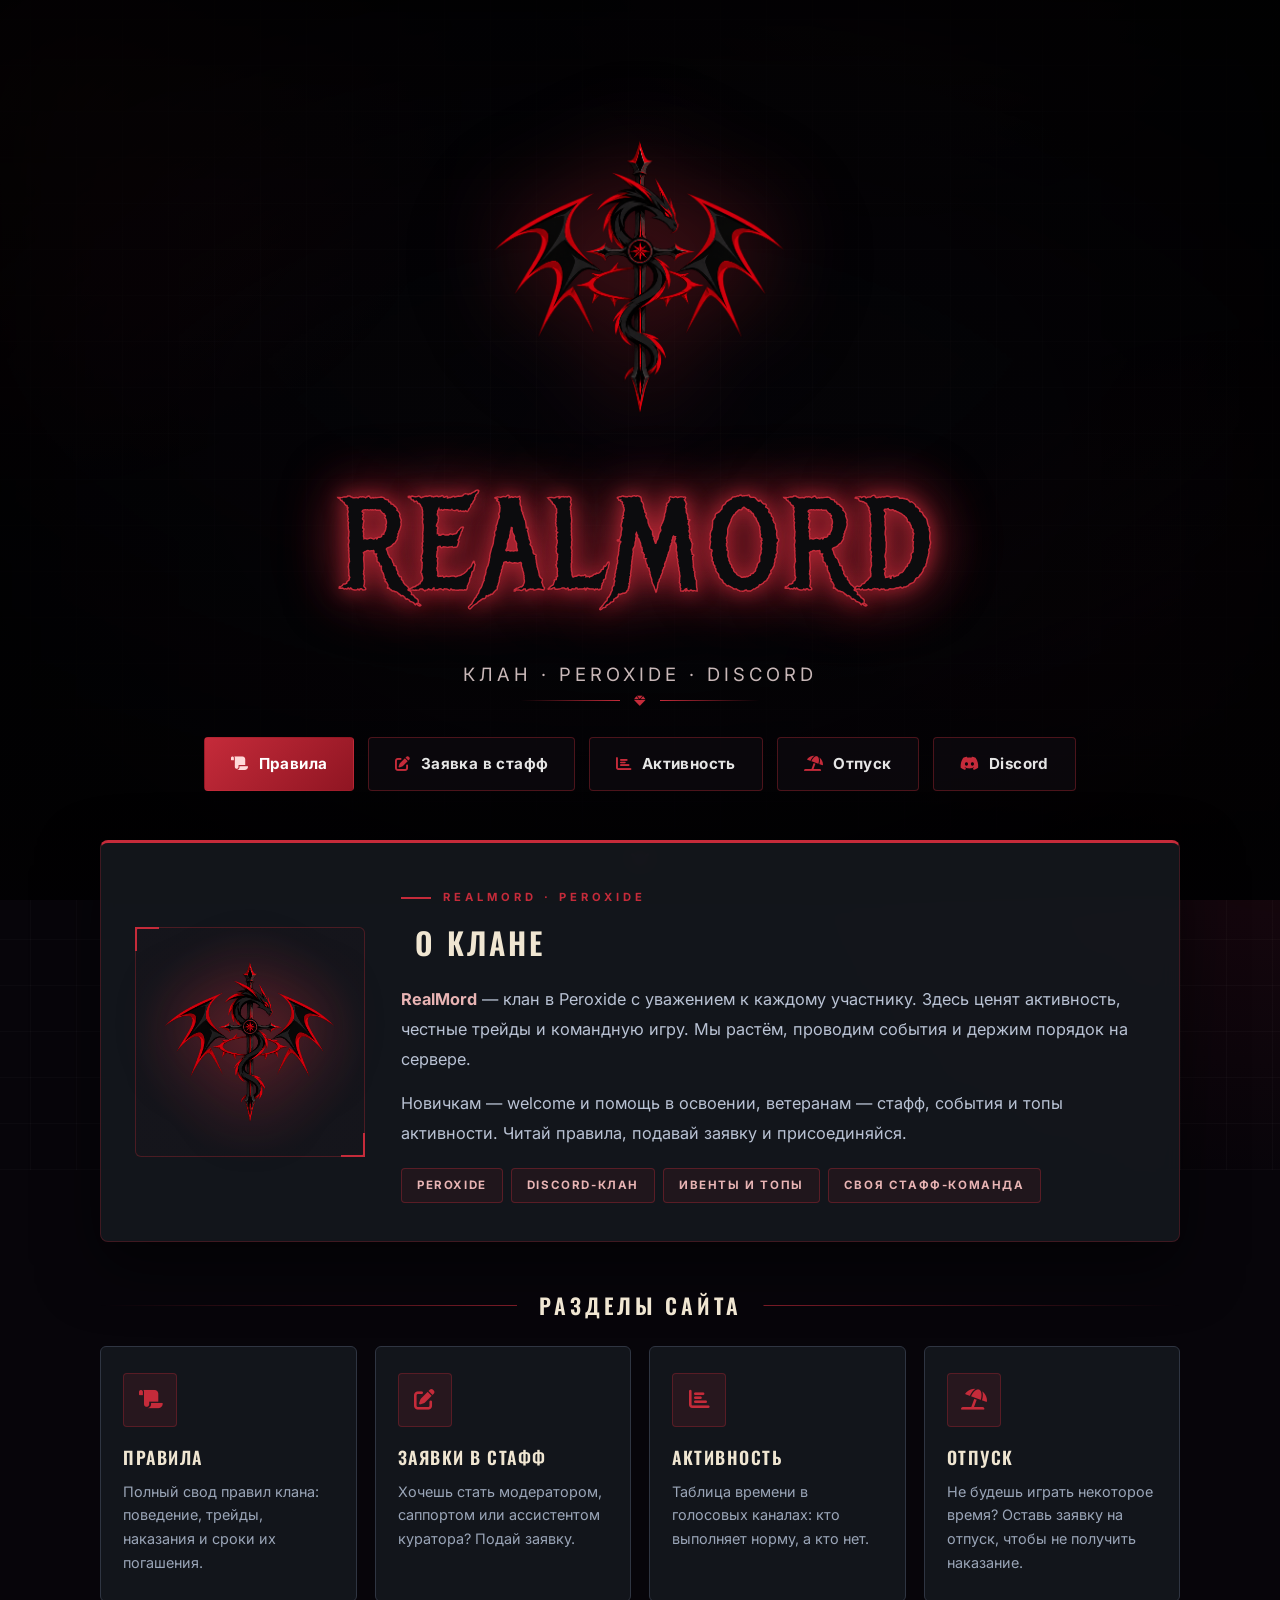
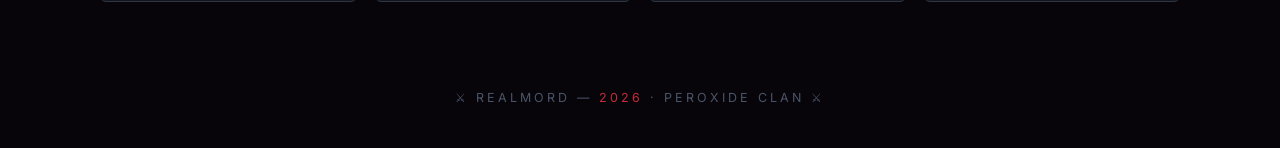
<file: index.html>
<!DOCTYPE html>
<html lang="ru">
<head>
    <link rel="icon" type="image/png" href="emblem.png">
    <meta charset="UTF-8">
    <meta name="viewport" content="width=device-width, initial-scale=1.0">
    <title>RealMord — Клан Peroxide</title>
    <link rel="preconnect" href="https://fonts.googleapis.com">
    <link rel="preconnect" href="https://fonts.gstatic.com" crossorigin>
    <link href="https://fonts.googleapis.com/css2?family=Inter:opsz,wght@14..32,400;14..32,600;14..32,800&family=Metal+Mania&family=Oswald:wght@500;600;700&display=swap" rel="stylesheet">
    <link rel="stylesheet" href="https://cdnjs.cloudflare.com/ajax/libs/font-awesome/6.0.0-beta3/css/all.min.css">
    <link rel="stylesheet" href="style.css">
    <style>
        body.page-home { padding-left: 0; overflow-x: hidden; background: #07050a; }

        .particles { position: fixed; top: 0; left: 0; width: 100%; height: 100%; pointer-events: none; z-index: 3; overflow: hidden; }
        .particle { position: absolute; width: 2px; height: 2px; border-radius: 50%; opacity: 0; animation: particleFloat linear infinite; }
        @keyframes particleFloat { 0% { opacity: 0; transform: translateY(100vh) scale(0); } 12% { opacity: .9; } 88% { opacity: .9; } 100% { opacity: 0; transform: translateY(-8vh) scale(1); } }

        .hero {
            position: relative;
            min-height: 100vh;
            display: flex;
            align-items: center;
            justify-content: center;
            text-align: center;
            background: url('https://i.imgur.com/sFnCmCG.png') center/cover no-repeat fixed;
            overflow: hidden;
        }
        .hero::before {
            content: '';
            position: absolute;
            inset: 0;
            background:
                radial-gradient(ellipse at center, rgba(0,0,0,0.15), rgba(0,0,0,0.72) 78%),
                linear-gradient(180deg, rgba(7,5,10,0.55), rgba(7,5,10,0.25) 40%, rgba(7,5,10,0.9));
            z-index: 1;
        }
        .hero-inner {
            position: relative;
            z-index: 2;
            padding: 12vh 20px 10vh;
            max-width: 900px;
        }
        .hero-emblem {
            width: min(300px, 62vw);
            margin: 0 auto 18px;
            animation: emblemIn 1.4s cubic-bezier(.2,.8,.2,1) both, emblemFloat 6s 1.4s ease-in-out infinite;
            filter: drop-shadow(0 0 45px rgba(197, 43, 58, 0.55)) drop-shadow(0 12px 30px rgba(0,0,0,0.6));
        }
        .hero-emblem img { width: 100%; display: block; user-select: none; }
        @keyframes emblemIn { from { opacity: 0; transform: scale(.82) translateY(24px); } to { opacity: 1; transform: scale(1) translateY(0); } }
        @keyframes emblemFloat { 0%, 100% { transform: translateY(0); } 50% { transform: translateY(-12px); } }

        .hero-title {
            font-family: 'Metal Mania', cursive;
            font-weight: 400;
            font-size: clamp(3.5rem, 12vw, 8rem);
            letter-spacing: 6px;
            margin: 0 0 10px;
            text-transform: uppercase;
            color: #0c0c0e;
            -webkit-text-stroke: 1.5px #c52b3a;
            text-shadow:
                0 0 20px rgba(197, 43, 58, 0.9),
                0 0 60px rgba(197, 43, 58, 0.5),
                0 0 2px #000;
            filter: drop-shadow(0 0 25px rgba(197, 43, 58, 0.45));
            animation: titleIn 1.2s .25s cubic-bezier(.2,.8,.2,1) both, titleGlow 3.6s 1.6s ease-in-out infinite;
        }
        @keyframes titleIn { from { opacity: 0; transform: translateY(26px) scale(.92); } to { opacity: 1; transform: translateY(0) scale(1); } }
        @keyframes titleGlow {
            0%, 100% { text-shadow: 0 0 20px rgba(197, 43, 58, 0.9), 0 0 60px rgba(197, 43, 58, 0.5), 0 0 2px #000; }
            50% { text-shadow: 0 0 34px rgba(197, 43, 58, 1), 0 0 95px rgba(197, 43, 58, 0.75), 0 0 2px #000; }
        }

        .hero-sub {
            font-size: clamp(.95rem, 2.2vw, 1.15rem);
            color: #c9b8b8;
            letter-spacing: 4px;
            text-transform: uppercase;
            margin: 0 0 6px;
            animation: fadeUpIn 1s .5s both;
        }
        .hero-slogan {
            font-family: 'Playfair Display', serif;
            font-style: italic;
            font-size: clamp(1rem, 2.5vw, 1.25rem);
            color: #e8c9c9;
            margin: 0 0 34px;
            text-shadow: 0 0 18px rgba(197, 43, 58, 0.5);
            animation: fadeUpIn 1s .65s both;
        }
        @keyframes fadeUpIn { from { opacity: 0; transform: translateY(18px); } to { opacity: 1; transform: translateY(0); } }

        .hero-divider {
            display: flex;
            align-items: center;
            justify-content: center;
            gap: 14px;
            margin: 2px 0 30px;
            animation: fadeUpIn 1s .75s both;
        }
        .hero-divider span {
            width: 100px;
            height: 1px;
            background: linear-gradient(90deg, transparent, #c52b3a);
            position: relative;
            overflow: hidden;
        }
        .hero-divider span:last-child { transform: scaleX(-1); }
        .hero-divider span::after {
            content: '';
            position: absolute;
            top: 0;
            left: -40%;
            width: 40%;
            height: 100%;
            background: #ff9a9a;
            animation: lineSpark 2.6s linear infinite;
        }
        .hero-divider span:last-child::after { animation-delay: 1.3s; }
        @keyframes lineSpark { 0% { left: -40%; } 60%, 100% { left: 115%; } }
        .hero-divider i {
            color: #c52b3a;
            font-size: .72rem;
            animation: gemPulse 2.6s ease-in-out infinite;
        }
        @keyframes gemPulse {
            0%, 100% { transform: rotate(45deg) scale(1); filter: drop-shadow(0 0 4px rgba(197, 43, 58, 0.6)); }
            50% { transform: rotate(45deg) scale(1.3); filter: drop-shadow(0 0 14px rgba(197, 43, 58, 0.95)); }
        }

        .hero-actions {
            display: flex;
            flex-wrap: wrap;
            gap: 14px;
            justify-content: center;
            animation: fadeUpIn 1s .8s both;
        }
        .hb {
            display: inline-flex;
            align-items: center;
            gap: 10px;
            padding: 14px 26px;
            border-radius: 4px;
            font-weight: 700;
            font-size: .95rem;
            letter-spacing: .4px;
            text-decoration: none;
            color: #e5e5e5;
            background: rgba(14, 10, 16, 0.72);
            border: 1px solid rgba(197, 43, 58, 0.35);
            backdrop-filter: blur(8px);
            position: relative;
            overflow: hidden;
            transition: transform .25s cubic-bezier(.2,.8,.2,1), box-shadow .25s, border-color .25s, background .25s;
        }
        .hb::after {
            content: '';
            position: absolute;
            top: 0;
            left: -130%;
            width: 55%;
            height: 100%;
            background: linear-gradient(105deg, transparent, rgba(255,255,255,0.2), transparent);
            transform: skewX(-18deg);
            transition: left .6s ease;
        }
        .hb:hover::after { left: 140%; }
        .hb i { color: #c52b3a; transition: color .25s, filter .25s; }
        .hb:hover { transform: translateY(-3px); border-color: #c52b3a; background: rgba(28, 12, 16, 0.85); box-shadow: 0 10px 30px rgba(197, 43, 58, 0.25); }
        .hb:hover i { filter: drop-shadow(0 0 8px rgba(197, 43, 58, 0.8)); }
        .hb-main {
            background: linear-gradient(135deg, #c52b3a, #8f1522);
            border-color: transparent;
            color: #fff;
            animation: ctaPulse 2.8s ease-in-out infinite;
        }
        @keyframes ctaPulse {
            0%, 100% { box-shadow: 0 8px 28px rgba(197, 43, 58, 0.4); }
            50% { box-shadow: 0 8px 38px rgba(197, 43, 58, 0.8), 0 0 0 3px rgba(197, 43, 58, 0.18); }
        }
        .hb-main i { color: #ffd9d9; }
        .hb-main:hover { background: linear-gradient(135deg, #d83645, #a81c2b); box-shadow: 0 12px 36px rgba(197, 43, 58, 0.55); }

        .hero-scroll {
            position: absolute;
            bottom: 26px;
            left: 50%;
            transform: translateX(-50%);
            z-index: 2;
            color: #c52b3a;
            font-size: 1.3rem;
            animation: scrollBounce 2s infinite;
            text-decoration: none;
        }
        @keyframes scrollBounce { 0%, 100% { transform: translateX(-50%) translateY(0); opacity: .7; } 50% { transform: translateX(-50%) translateY(8px); opacity: 1; } }

        .home-section {
            position: relative;
            z-index: 2;
            max-width: 1080px;
            width: calc(100% - 40px);
            margin: -60px auto 0;
            padding-bottom: 60px;
        }
        .home-about {
            background: rgba(21, 24, 30, 0.88);
            backdrop-filter: blur(10px);
            border: 1px solid rgba(197, 43, 58, 0.25);
            border-top: 3px solid #c52b3a;
            border-radius: 8px;
            padding: 38px 34px;
            margin-bottom: 26px;
            box-shadow: 0 24px 60px rgba(0,0,0,0.55);
            display: grid;
            grid-template-columns: 230px 1fr;
            gap: 36px;
            align-items: center;
        }
        .about-visual {
            position: relative;
            background: radial-gradient(circle at center, rgba(197, 43, 58, 0.2), rgba(197, 43, 58, 0.02) 70%);
            border: 1px solid rgba(197, 43, 58, 0.3);
            border-radius: 6px;
            padding: 26px;
            display: flex;
            align-items: center;
            justify-content: center;
        }
        .about-visual::before,
        .about-visual::after {
            content: '';
            position: absolute;
            width: 22px;
            height: 22px;
            border: 2px solid #c52b3a;
        }
        .about-visual::before { top: -1px; left: -1px; border-right: none; border-bottom: none; }
        .about-visual::after { bottom: -1px; right: -1px; border-left: none; border-top: none; }
        .about-visual img {
            width: 100%;
            display: block;
            filter: drop-shadow(0 0 30px rgba(197, 43, 58, 0.5));
            animation: aboutFloat 5s ease-in-out infinite;
        }
        @keyframes aboutFloat { 0%, 100% { transform: translateY(0); } 50% { transform: translateY(-8px); } }
        .about-eyebrow {
            display: inline-flex;
            align-items: center;
            gap: 12px;
            font-size: .7rem;
            font-weight: 700;
            letter-spacing: 4px;
            text-transform: uppercase;
            color: #c52b3a;
            margin-bottom: 12px;
        }
        .about-eyebrow::before { content: ''; width: 30px; height: 2px; background: #c52b3a; }
        .home-about h2 {
            font-family: 'Oswald', sans-serif;
            font-weight: 600;
            font-size: 1.9rem;
            letter-spacing: 3px;
            text-transform: uppercase;
            color: #f0e6d2;
            margin: 0 0 16px;
            display: flex;
            align-items: center;
            gap: 14px;
        }
        .home-about h2 i { color: #c52b3a; font-size: 1.4rem; }
        .home-about p { color: #b9c2d4; line-height: 1.85; margin: 0 0 14px; font-size: 1.02rem; }
        .home-about p strong { color: #e8b4b4; }
        .about-chips { display: flex; flex-wrap: wrap; gap: 8px; margin-top: 20px; }
        .chip {
            padding: 7px 15px;
            background: rgba(197, 43, 58, 0.08);
            border: 1px solid rgba(197, 43, 58, 0.35);
            border-radius: 4px;
            font-size: .72rem;
            font-weight: 700;
            letter-spacing: 1.6px;
            text-transform: uppercase;
            color: #e8b4b4;
            transition: background .2s, border-color .2s;
        }
        .chip:hover { background: rgba(197, 43, 58, 0.16); border-color: #c52b3a; }

        .home-cards {
            display: grid;
            grid-template-columns: repeat(auto-fit, minmax(230px, 1fr));
            gap: 18px;
        }
        .home-sec-head {
            display: flex;
            align-items: center;
            gap: 22px;
            margin: 46px 0 24px;
        }
        .home-sec-head h2 {
            font-family: 'Oswald', sans-serif;
            font-weight: 600;
            font-size: 1.35rem;
            letter-spacing: 4px;
            text-transform: uppercase;
            color: #f0e6d2;
            margin: 0;
            white-space: nowrap;
        }
        .home-sec-head .sec-line {
            flex: 1;
            height: 1px;
            background: linear-gradient(90deg, transparent, rgba(197, 43, 58, 0.6));
            position: relative;
            overflow: hidden;
        }
        .home-sec-head .sec-line:last-child { transform: scaleX(-1); }
        .home-sec-head .sec-line::after {
            content: '';
            position: absolute;
            top: 0;
            left: -40%;
            width: 40%;
            height: 100%;
            background: #ff9a9a;
            animation: lineSpark 3.2s linear infinite;
        }
        .home-sec-head .sec-line:last-child::after { animation-delay: 1.6s; }
        .hcard {
            display: block;
            text-decoration: none;
            background: rgba(21, 24, 30, 0.88);
            backdrop-filter: blur(10px);
            border: 1px solid #2f3542;
            border-radius: 6px;
            padding: 26px 22px;
            position: relative;
            overflow: hidden;
            transition: transform .25s cubic-bezier(.2,.8,.2,1), border-color .25s, box-shadow .25s;
        }
        .hcard::before {
            content: '';
            position: absolute;
            top: 0;
            left: 0;
            height: 2px;
            width: 0;
            background: linear-gradient(90deg, #c52b3a, #ff5f6d);
            transition: width .5s cubic-bezier(.2,.8,.2,1);
        }
        .hcard:hover::before { width: 100%; }
        .hcard::after {
            content: '';
            position: absolute;
            inset: 0;
            background: radial-gradient(340px circle at var(--gx, 50%) var(--gy, 50%), rgba(197, 43, 58, 0.16), transparent 62%);
            opacity: 0;
            transition: opacity .35s;
            pointer-events: none;
        }
        .hcard:hover::after { opacity: 1; }
        .hcard:hover { transform: translateY(-6px); border-color: #c52b3a; box-shadow: 0 16px 40px rgba(197, 43, 58, 0.18); }
        .hcard-icon {
            width: 52px;
            height: 52px;
            border-radius: 4px;
            background: rgba(197, 43, 58, 0.12);
            border: 1px solid rgba(197, 43, 58, 0.3);
            display: flex;
            align-items: center;
            justify-content: center;
            font-size: 1.3rem;
            color: #c52b3a;
            margin-bottom: 16px;
            transition: box-shadow .35s, transform .35s cubic-bezier(.2,.8,.2,1), background .35s;
        }
        .hcard:hover .hcard-icon {
            box-shadow: 0 0 22px rgba(197, 43, 58, 0.5);
            transform: rotate(-8deg) scale(1.1);
            background: rgba(197, 43, 58, 0.22);
        }
        .hcard h3 {
            margin: 0 0 8px;
            font-family: 'Oswald', sans-serif;
            font-weight: 600;
            font-size: 1.1rem;
            letter-spacing: 1.5px;
            text-transform: uppercase;
            color: #f0e6d2;
            transition: color .2s;
        }
        .hcard:hover h3 { color: #fff; }
        .hcard p { margin: 0; color: #9aa5b8; font-size: .9rem; line-height: 1.65; }

        .home-footer {
            position: relative;
            z-index: 2;
            text-align: center;
            padding: 26px 16px 40px;
            color: #4a5468;
            font-size: .78rem;
            letter-spacing: 3px;
            text-transform: uppercase;
        }
        .home-footer span { color: #c52b3a; }

        /* ===== МОДАЛКА ВЫБОРА ЗАЯВКИ ===== */
        .role-modal {
            position: fixed;
            inset: 0;
            z-index: 3000;
            display: flex;
            align-items: center;
            justify-content: center;
            padding: 20px;
            background: rgba(4, 3, 6, 0.82);
            backdrop-filter: blur(6px);
            opacity: 0;
            visibility: hidden;
            transition: opacity .25s ease, visibility .25s;
        }
        .role-modal.open { opacity: 1; visibility: visible; }
        .role-modal-box {
            width: 100%;
            max-width: 520px;
            background: rgba(21, 24, 30, 0.97);
            border: 1px solid #2f3542;
            border-top: 3px solid #c52b3a;
            border-radius: 6px;
            padding: 30px 28px 26px;
            box-shadow: 0 30px 80px rgba(0,0,0,0.7);
            transform: translateY(16px) scale(.98);
            transition: transform .25s cubic-bezier(.2,.8,.2,1);
        }
        .role-modal.open .role-modal-box { transform: translateY(0) scale(1); }
        .role-modal-head { display: flex; align-items: flex-start; justify-content: space-between; gap: 14px; margin-bottom: 6px; }
        .role-modal-box h3 {
            margin: 0;
            font-size: 1.3rem;
            font-weight: 800;
            letter-spacing: .5px;
            text-transform: uppercase;
            color: #f0e6d2;
        }
        .role-modal-box > p { margin: 0 0 20px; color: #8a94a6; font-size: .9rem; }
        .role-modal-close {
            background: none;
            border: 1px solid #2f3542;
            border-radius: 4px;
            color: #8a94a6;
            width: 32px;
            height: 32px;
            flex-shrink: 0;
            cursor: pointer;
            font-size: 1rem;
            transition: border-color .2s, color .2s;
        }
        .role-modal-close:hover { border-color: #c52b3a; color: #c52b3a; }
        .role-options { display: flex; flex-direction: column; gap: 10px; }
        .role-modal.open .role-option { animation: optIn .45s cubic-bezier(.2,.8,.2,1) both; }
        .role-modal.open .role-option:nth-child(1) { animation-delay: .08s; }
        .role-modal.open .role-option:nth-child(2) { animation-delay: .16s; }
        .role-modal.open .role-option:nth-child(3) { animation-delay: .24s; }
        @keyframes optIn { from { opacity: 0; transform: translateX(-20px); } to { opacity: 1; transform: translateX(0); } }
        .role-option {
            display: flex;
            align-items: center;
            gap: 16px;
            padding: 16px 18px;
            background: #0d0f14;
            border: 1px solid #2a2f3a;
            border-radius: 4px;
            text-decoration: none;
            transition: border-color .2s, background .2s, transform .2s;
        }
        .role-option:hover { border-color: #c52b3a; background: #131016; transform: translateX(4px); }
        .role-option > i:first-child {
            width: 44px;
            height: 44px;
            flex-shrink: 0;
            display: flex;
            align-items: center;
            justify-content: center;
            background: rgba(197, 43, 58, 0.12);
            border: 1px solid rgba(197, 43, 58, 0.3);
            border-radius: 4px;
            color: #c52b3a;
            font-size: 1.15rem;
        }
        .role-option-text { display: flex; flex-direction: column; gap: 2px; }
        .role-option-text strong { color: #f0e6d2; font-size: 1rem; letter-spacing: .3px; }
        .role-option-text small { color: #8a94a6; font-size: .8rem; }
        .role-option > i:last-child { margin-left: auto; color: #5a6478; font-size: .85rem; transition: color .2s, transform .2s; }
        .role-option:hover > i:last-child { color: #c52b3a; transform: translateX(3px); }

        @media (max-width: 600px) {
            .hero-actions { flex-direction: column; align-items: stretch; }
            .hb { justify-content: center; }
            .home-about { padding: 28px 20px; grid-template-columns: 1fr; gap: 24px; }
            .about-visual { max-width: 200px; margin: 0 auto; }
        }
    </style>
</head>
<body class="page-home">
    <div class="particles" id="particles"></div>

    <div class="splash">
        <div class="splash-ring"></div>
        <div class="splash-ring-2"></div>
        <div class="sparkles">
            <div class="sparkle" style="--i: 0"></div>
            <div class="sparkle" style="--i: 1"></div>
            <div class="sparkle" style="--i: 2"></div>
            <div class="sparkle" style="--i: 3"></div>
            <div class="sparkle" style="--i: 4"></div>
            <div class="sparkle" style="--i: 5"></div>
        </div>
        <div class="splash-icon"><img src="emblem.png" alt="RealMord"></div>
        <div class="splash-sub">RealMord</div>
        <div class="splash-text">
            <span class="clan-tagline">⚔️ Peroxide Clan ⚔️</span>
        </div>
    </div>

    <section class="hero">
        <div class="hero-inner">
            <div class="hero-emblem"><img src="emblem.png" alt="Эмблема RealMord"></div>
            <h1 class="hero-title">RealMord</h1>
            <p class="hero-sub">Клан · Peroxide · Discord</p>
            <div class="hero-divider">
                <span></span><i class="fas fa-gem"></i><span></span>
            </div>
            <div class="hero-actions">
                <a class="hb hb-main" href="rules.html"><i class="fas fa-scroll"></i> Правила</a>
                <a class="hb" href="apply.html" data-role-open><i class="fas fa-pen-to-square"></i> Заявка в стафф</a>
                <a class="hb" href="activity.html"><i class="fas fa-chart-bar"></i> Активность</a>
                <a class="hb" href="vacation.html"><i class="fas fa-umbrella-beach"></i> Отпуск</a>
                <a class="hb" href="https://discord.gg/FZjk5Ydyz" target="_blank" rel="noopener noreferrer"><i class="fab fa-discord"></i> Discord</a>
            </div>
        </div>
        <a class="hero-scroll" href="#about" aria-label="Вниз"><i class="fas fa-chevron-down"></i></a>
    </section>

    <section class="home-section" id="about">
        <div class="home-about reveal">
            <div class="about-visual"><img src="emblem.png" alt="Эмблема RealMord"></div>
            <div class="about-body">
                <span class="about-eyebrow">RealMord · Peroxide</span>
                <h2><i class="fas fa-shield-halved"></i> О клане</h2>
                <p><strong>RealMord</strong> — клан в Peroxide с уважением к каждому участнику. Здесь ценят активность, честные трейды и командную игру. Мы растём, проводим события и держим порядок на сервере.</p>
                <p>Новичкам — welcome и помощь в освоении, ветеранам — стафф, события и топы активности. Читай правила, подавай заявку и присоединяйся.</p>
                <div class="about-chips">
                    <span class="chip">Peroxide</span>
                    <span class="chip">Discord-клан</span>
                    <span class="chip">Ивенты и топы</span>
                    <span class="chip">Своя стафф-команда</span>
                </div>
            </div>
        </div>

        <div class="home-sec-head reveal">
            <div class="sec-line"></div>
            <h2>Разделы сайта</h2>
            <div class="sec-line"></div>
        </div>

        <div class="home-cards">
            <a class="hcard reveal" style="--i:0" href="rules.html">
                <div class="hcard-icon"><i class="fas fa-scroll"></i></div>
                <h3>Правила</h3>
                <p>Полный свод правил клана: поведение, трейды, наказания и сроки их погашения.</p>
            </a>
            <a class="hcard reveal" style="--i:1" href="apply.html" data-role-open>
                <div class="hcard-icon"><i class="fas fa-pen-to-square"></i></div>
                <h3>Заявки в стафф</h3>
                <p>Хочешь стать модератором, саппортом или ассистентом куратора? Подай заявку.</p>
            </a>
            <a class="hcard reveal" style="--i:2" href="activity.html">
                <div class="hcard-icon"><i class="fas fa-chart-bar"></i></div>
                <h3>Активность</h3>
                <p>Таблица времени в голосовых каналах: кто выполняет норму, а кто нет.</p>
            </a>
            <a class="hcard reveal" style="--i:3" href="vacation.html">
                <div class="hcard-icon"><i class="fas fa-umbrella-beach"></i></div>
                <h3>Отпуск</h3>
                <p>Не будешь играть некоторое время? Оставь заявку на отпуск, чтобы не получить наказание.</p>
            </a>
        </div>
    </section>

    <footer class="home-footer">⚔ RealMord — <span>2026</span> · Peroxide Clan ⚔</footer>

    <div class="role-modal" id="role-modal" role="dialog" aria-modal="true" aria-labelledby="role-modal-title">
        <div class="role-modal-box">
            <div class="role-modal-head">
                <h3 id="role-modal-title">Заявка в стафф</h3>
                <button class="role-modal-close" id="role-modal-close" aria-label="Закрыть"><i class="fas fa-xmark"></i></button>
            </div>
            <p>Выбери позицию, на которую хочешь подать заявку.</p>
            <div class="role-options">
                <a class="role-option" href="apply.html?role=moderator">
                    <i class="fas fa-shield-halved"></i>
                    <span class="role-option-text"><strong>Модератор</strong><small>Следит за порядком и правилами сервера</small></span>
                    <i class="fas fa-chevron-right"></i>
                </a>
                <a class="role-option" href="apply.html?role=support">
                    <i class="fas fa-headset"></i>
                    <span class="role-option-text"><strong>Саппорт</strong><small>Помогает игрокам и отвечает на вопросы</small></span>
                    <i class="fas fa-chevron-right"></i>
                </a>
                <a class="role-option" href="apply.html?role=curator">
                    <i class="fas fa-star"></i>
                    <span class="role-option-text"><strong>Ассистент куратора</strong><small>Помогает куратору с активностью и ивентами</small></span>
                    <i class="fas fa-chevron-right"></i>
                </a>
            </div>
        </div>
    </div>

    <script>
        (function createParticles() {
            const c = document.getElementById('particles');
            for (let i = 0; i < 36; i++) {
                const p = document.createElement('div');
                p.className = 'particle';
                const s = Math.random() * 2.4 + 1;
                p.style.cssText = `width:${s}px;height:${s}px;left:${Math.random()*100}%;animation-duration:${Math.random()*10+9}s;animation-delay:${Math.random()*16}s`;
                p.style.background = Math.random() > 0.55 ? '#ff6b6b' : '#c52b3a';
                p.style.boxShadow = `0 0 ${s*3}px ${p.style.background}`;
                c.appendChild(p);
            }
        })();

        (function roleModal() {
            const modal = document.getElementById('role-modal');
            const closeBtn = document.getElementById('role-modal-close');
            const open = () => modal.classList.add('open');
            const close = () => modal.classList.remove('open');
            document.querySelectorAll('[data-role-open]').forEach(el => {
                el.addEventListener('click', e => { e.preventDefault(); open(); });
            });
            closeBtn.addEventListener('click', close);
            modal.addEventListener('click', e => { if (e.target === modal) close(); });
            document.addEventListener('keydown', e => { if (e.key === 'Escape') close(); });
        })();
    </script>
    <script src="fx.js"></script>
</body>
</html>
</file>
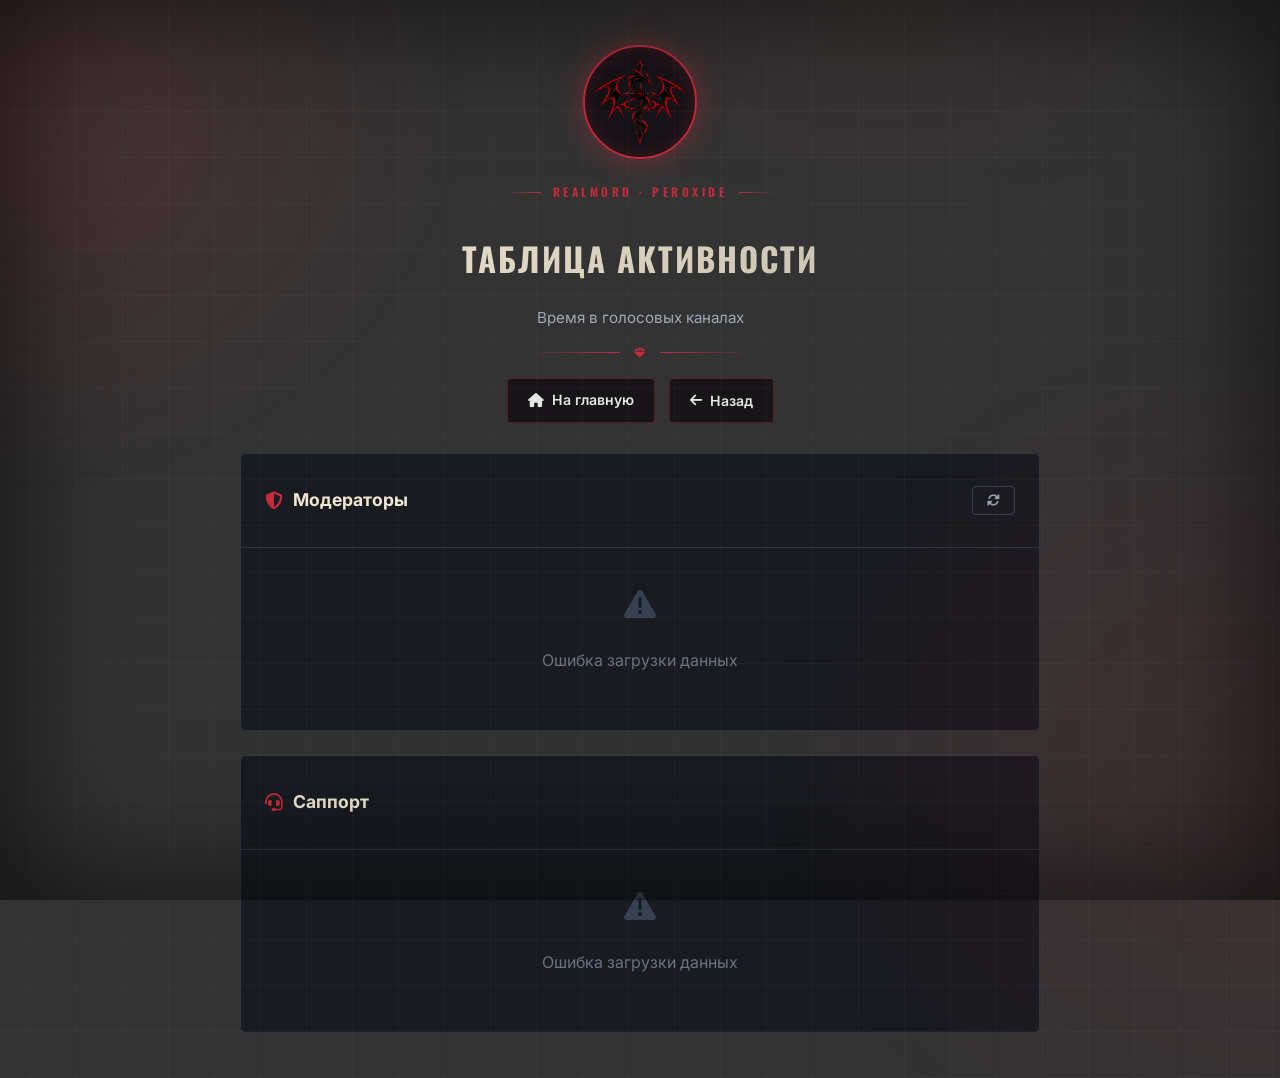
<file: activity.html>
<!DOCTYPE html>
<html lang="ru">
<head>
    <link rel="icon" type="image/png" href="emblem.png">
    <meta charset="UTF-8">
    <meta name="viewport" content="width=device-width, initial-scale=1.0">
    <title>Активность · RealMord</title>
    <link rel="preconnect" href="https://fonts.googleapis.com">
    <link rel="preconnect" href="https://fonts.gstatic.com" crossorigin>
    <link href="https://fonts.googleapis.com/css2?family=Inter:opsz,wght@14..32,400;14..32,600;14..32,800&family=Oswald:wght@500;600;700&display=swap" rel="stylesheet">
    <link rel="stylesheet" href="https://cdnjs.cloudflare.com/ajax/libs/font-awesome/6.0.0-beta3/css/all.min.css">
    <link rel="stylesheet" href="style.css">
    <style>
        body {
            padding-left: 0;
            background: linear-gradient(0deg, rgba(0,0,0,0.8), rgba(0,0,0,0.8)),
                        url('https://i.imgur.com/sFnCmCG.png') center/cover fixed;
        }
        .activity-page {
            max-width: 800px;
            margin: 5vh auto;
            padding: 0 20px;
        }
        .activity-header {
            text-align: center;
            margin-bottom: 30px;
        }
        .activity-header h1 {
            font-size: 2.05rem;
            font-weight: 800;
            background: linear-gradient(135deg, #f0e6d2, #c0b9a8);
            -webkit-background-clip: text;
            -webkit-text-fill-color: transparent;
        }
        .activity-header p {
            color: #a0a8b7;
            font-size: 0.95rem;
            margin-top: 8px;
        }
        body.light-theme .activity-header h1 {
            background: linear-gradient(135deg, #2c3e50, #4a5a6a);
            -webkit-background-clip: text;
            -webkit-text-fill-color: transparent;
        }
        .stats-card {
            background: rgba(21, 24, 30, 0.85);
            backdrop-filter: blur(8px);
            border-radius: 6px;
            border: 1px solid #2f3542;
            margin-bottom: 24px;
            overflow: hidden;
            transition: border-color 0.35s, box-shadow 0.35s;
        }
        .stats-card:hover {
            border-color: rgba(197, 43, 58, 0.5);
            box-shadow: 0 18px 46px rgba(197, 43, 58, 0.14);
        }
        body.light-theme .stats-card {
            background: rgba(255, 255, 255, 0.9);
            border-color: #e2e8f0;
        }
        .stats-card-header {
            padding: 18px 24px;
            border-bottom: 1px solid #2f3542;
            display: flex;
            align-items: center;
            justify-content: space-between;
        }
        body.light-theme .stats-card-header {
            border-bottom-color: #e2e8f0;
        }
        .stats-card-header h2 {
            font-size: 1.1rem;
            font-weight: 700;
            color: #f0e6d2;
            display: flex;
            align-items: center;
            gap: 10px;
        }
        body.light-theme .stats-card-header h2 {
            color: #2c3e50;
        }
        .stats-card-header h2 i {
            color: #c52b3a;
        }
        .stats-date {
            color: #6b7280;
            font-size: 0.85rem;
        }
        .stats-table {
            width: 100%;
            border-collapse: collapse;
        }
        .stats-table th {
            padding: 12px 24px;
            text-align: left;
            font-size: 0.75rem;
            font-weight: 600;
            color: #6b7280;
            text-transform: uppercase;
            letter-spacing: 0.5px;
            border-bottom: 1px solid #2f3542;
        }
        body.light-theme .stats-table th {
            border-bottom-color: #e2e8f0;
            color: #94a3b8;
        }
        .stats-table td {
            padding: 14px 24px;
            border-bottom: 1px solid #1f232e;
        }
        body.light-theme .stats-table td {
            border-bottom-color: #f1f5f9;
        }
        .stats-table tr:last-child td {
            border-bottom: none;
        }
        .stats-table tr:hover td {
            background: rgba(197, 43, 58, 0.04);
        }
        body.light-theme .stats-table tr:hover td {
            background: rgba(197, 43, 58, 0.02);
        }
        .stats-table tbody tr {
            animation: rowIn 0.55s cubic-bezier(0.2, 0.8, 0.2, 1) both;
        }
        .stats-table tbody tr:nth-child(1) { animation-delay: 0.04s; }
        .stats-table tbody tr:nth-child(2) { animation-delay: 0.09s; }
        .stats-table tbody tr:nth-child(3) { animation-delay: 0.14s; }
        .stats-table tbody tr:nth-child(4) { animation-delay: 0.19s; }
        .stats-table tbody tr:nth-child(5) { animation-delay: 0.24s; }
        .stats-table tbody tr:nth-child(6) { animation-delay: 0.29s; }
        .stats-table tbody tr:nth-child(7) { animation-delay: 0.34s; }
        .stats-table tbody tr:nth-child(8) { animation-delay: 0.39s; }
        .stats-table tbody tr:nth-child(9) { animation-delay: 0.44s; }
        .stats-table tbody tr:nth-child(10) { animation-delay: 0.49s; }
        @keyframes rowIn {
            from { opacity: 0; transform: translateX(-16px); }
            to { opacity: 1; transform: translateX(0); }
        }
        .stats-table tbody tr:hover td:first-child {
            box-shadow: inset 3px 0 0 #c52b3a;
        }
        .stats-table tr:hover .user-avatar {
            border-color: #c52b3a;
            box-shadow: 0 0 12px rgba(197, 43, 58, 0.55);
            transform: scale(1.1);
        }
        .user-avatar { transition: border-color 0.3s, box-shadow 0.3s, transform 0.3s cubic-bezier(0.2, 0.8, 0.2, 1); }
        .stats-card-header h2 i { transition: transform 0.3s cubic-bezier(0.2, 0.8, 0.2, 1); display: inline-block; }
        .stats-card:hover .stats-card-header h2 i { transform: scale(1.18) rotate(-6deg); }
        .user-cell {
            display: flex;
            align-items: center;
            gap: 12px;
        }
        .user-avatar {
            width: 32px;
            height: 32px;
            border-radius: 50%;
            border: 2px solid #2f3542;
        }
        body.light-theme .user-avatar {
            border-color: #e2e8f0;
        }
        .user-name {
            font-weight: 600;
            color: #e5e5e5;
            font-size: 0.9rem;
        }
        body.light-theme .user-name {
            color: #1e2a3a;
        }
        .time-value {
            font-weight: 700;
            font-size: 0.95rem;
        }
        .time-above {
            color: #4ade80;
        }
        .time-below {
            color: #f87171;
        }
        .status-badge {
            display: inline-flex;
            align-items: center;
            gap: 5px;
            padding: 4px 10px;
            border-radius: 4px;
            font-size: 0.75rem;
            font-weight: 600;
        }
        .badge-ok {
            background: rgba(74, 222, 128, 0.12);
            color: #4ade80;
        }
        .badge-fail {
            background: rgba(248, 113, 113, 0.12);
            color: #f87171;
        }
        body.light-theme .badge-ok {
            background: rgba(34, 197, 94, 0.1);
            color: #16a34a;
        }
        body.light-theme .badge-fail {
            background: rgba(239, 68, 68, 0.1);
            color: #dc2626;
        }
        .stats-summary {
            display: flex;
            gap: 16px;
            padding: 18px 24px;
            border-top: 1px solid #2f3542;
        }
        body.light-theme .stats-summary {
            border-top-color: #e2e8f0;
        }
        .summary-item {
            display: flex;
            align-items: center;
            gap: 8px;
            font-size: 0.85rem;
        }
        .summary-dot {
            width: 8px;
            height: 8px;
            border-radius: 50%;
        }
        .dot-green {
            background: #4ade80;
            box-shadow: 0 0 6px rgba(74, 222, 128, 0.4);
        }
        .dot-red {
            background: #f87171;
            box-shadow: 0 0 6px rgba(248, 113, 113, 0.4);
        }
        .summary-label {
            color: #9ca3af;
        }
        .summary-count {
            font-weight: 700;
            color: #e5e5e5;
        }
        body.light-theme .summary-count {
            color: #1e2a3a;
        }
        .empty-state {
            text-align: center;
            padding: 40px 24px;
            color: #6b7280;
        }
        .empty-state i {
            font-size: 2rem;
            margin-bottom: 12px;
            color: #374151;
        }
        body.light-theme .empty-state i {
            color: #9ca3af;
        }
        .refresh-btn {
            background: none;
            border: 1px solid #374151;
            color: #9ca3af;
            padding: 6px 14px;
            border-radius: 4px;
            font-size: 0.8rem;
            cursor: pointer;
            transition: all 0.2s;
            font-family: inherit;
        }
        body.light-theme .refresh-btn {
            border-color: #d0d7e0;
            color: #64748b;
        }
        .refresh-btn:hover {
            border-color: #c52b3a;
            color: #c52b3a;
        }
    </style>
</head>
<body>
    <div class="activity-page">
        <div class="activity-header">
            <div class="page-emblem"><img src="emblem.png" alt="RealMord"></div>
            <span class="page-eyebrow">RealMord · Peroxide</span>
            <h1>Таблица активности</h1>
            <p>Время в голосовых каналах</p>
            <div class="page-divider">
                <span></span><i class="fas fa-gem"></i><span></span>
            </div>
            <div class="page-actions">
                <a href="index.html" class="back-link"><i class="fas fa-home"></i> На главную</a>
                <button type="button" class="back-link" data-go-back><i class="fas fa-arrow-left"></i> Назад</button>
            </div>
        </div>

        <div id="mod-card" class="stats-card reveal" style="--i:0">
            <div class="stats-card-header">
                <h2><i class="fas fa-shield"></i> Модераторы</h2>
                <div>
                    <span class="stats-date" id="mod-date"></span>
                    <button class="refresh-btn" onclick="loadData()"><i class="fas fa-sync-alt"></i></button>
                </div>
            </div>
            <div id="mod-table"></div>
        </div>

        <div id="support-card" class="stats-card reveal" style="--i:1">
            <div class="stats-card-header">
                <h2><i class="fas fa-headset"></i> Саппорт</h2>
                <span class="stats-date" id="support-date"></span>
            </div>
            <div id="support-table"></div>
        </div>
    </div>

    <script>
        const API_BASES = ['https://0y1j17bs1g.apps.bot-hosting.cloud', 'http://localhost:3000'];
        const NORM_MS = 2 * 60 * 60 * 1000;

        function formatTime(ms) {
            const totalMin = Math.floor(ms / 60000);
            const hours = Math.floor(totalMin / 60);
            const minutes = totalMin % 60;
            return `${hours}h ${minutes}m`;
        }

        function renderTable(containerId, data) {
            const el = document.getElementById(containerId);
            if (!data || data.length === 0) {
                el.innerHTML = '<div class="empty-state"><i class="fas fa-user-slash"></i><p>Нет данных за сегодня</p></div>';
                return;
            }

            let html = '<table class="stats-table"><thead><tr><th>#</th><th>Пользователь</th><th>Время</th><th>Статус</th></tr></thead><tbody>';
            data.forEach((u, i) => {
                const above = u.timeMs >= NORM_MS;
                html += `<tr>
                    <td style="color:#6b7280;font-weight:600;">${i + 1}</td>
                    <td><div class="user-cell"><img class="user-avatar" src="${u.avatar}" alt=""><span class="user-name">${u.username}</span></div></td>
                    <td><span class="time-value ${above ? 'time-above' : 'time-below'}">${formatTime(u.timeMs)}</span></td>
                    <td><span class="status-badge ${above ? 'badge-ok' : 'badge-fail'}"><i class="fas ${above ? 'fa-check' : 'fa-times'}"></i> ${above ? 'Норма' : 'Ниже нормы'}</span></td>
                </tr>`;
            });
            html += '</tbody></table>';

            const above = data.filter(u => u.timeMs >= NORM_MS).length;
            const below = data.length - above;
            html += `<div class="stats-summary">
                <div class="summary-item"><span class="summary-dot dot-green"></span><span class="summary-label">Выполняют норму:</span><span class="summary-count">${above}</span></div>
                <div class="summary-item"><span class="summary-dot dot-red"></span><span class="summary-label">Не выполняют:</span><span class="summary-count">${below}</span></div>
            </div>`;

            el.innerHTML = html;
        }

        async function loadData() {
            try {
                let data = null;
                let lastErr = null;
                for (const base of API_BASES) {
                    const ctrl = new AbortController();
                    const timer = setTimeout(() => ctrl.abort(), 9000);
                    try {
                        const res = await fetch(base + '/api/voice', { signal: ctrl.signal });
                        data = await res.json();
                        clearTimeout(timer);
                        break;
                    } catch (err) {
                        clearTimeout(timer);
                        lastErr = err;
                    }
                }
                if (!data) throw lastErr || new Error('network');

                document.getElementById('mod-date').textContent = data.date;
                document.getElementById('support-date').textContent = data.date;

                renderTable('mod-table', data.mods);
                renderTable('support-table', data.support);
            } catch {
                document.getElementById('mod-table').innerHTML = '<div class="empty-state"><i class="fas fa-exclamation-triangle"></i><p>Ошибка загрузки данных</p></div>';
                document.getElementById('support-table').innerHTML = '<div class="empty-state"><i class="fas fa-exclamation-triangle"></i><p>Ошибка загрузки данных</p></div>';
            }
        }

        loadData();
        setInterval(loadData, 60000);

        const savedTheme = localStorage.getItem('rezero-theme');
        if (savedTheme === 'light') {
            document.body.classList.add('light-theme');
        }
    </script>
<script src="fx.js"></script>
</body>
</html>
</file>
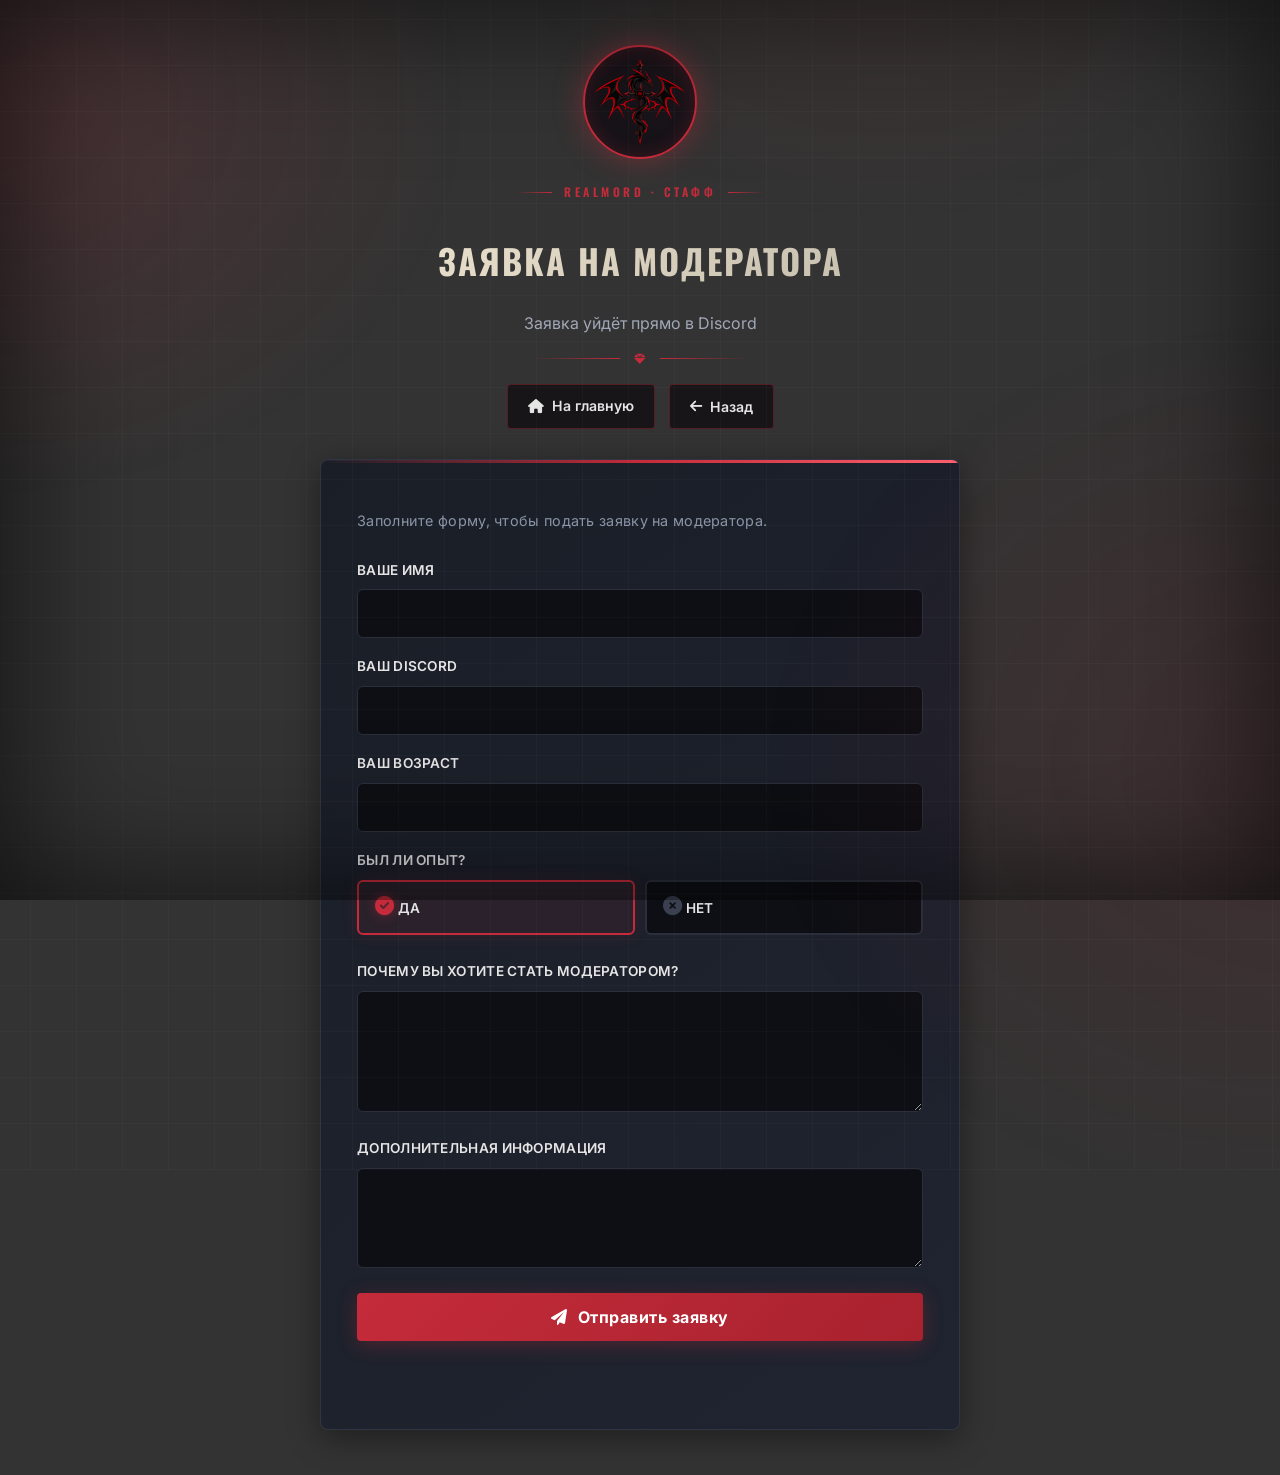
<file: apply.html>
<!DOCTYPE html>
<html lang="ru">
<head>
    <link rel="icon" type="image/png" href="emblem.png">
    <meta charset="UTF-8">
    <meta name="viewport" content="width=device-width, initial-scale=1.0">
    <title>Заявки · RealMord</title>
    <link rel="preconnect" href="https://fonts.googleapis.com">
    <link rel="preconnect" href="https://fonts.gstatic.com" crossorigin>
    <link href="https://fonts.googleapis.com/css2?family=Inter:opsz,wght@14..32,400;14..32,600;14..32,800&family=Oswald:wght@500;600;700&display=swap" rel="stylesheet">
    <link rel="stylesheet" href="https://cdnjs.cloudflare.com/ajax/libs/font-awesome/6.0.0-beta3/css/all.min.css">
    <link rel="stylesheet" href="style.css">
    <style>
        body {
            padding-left: 0;
            background: linear-gradient(0deg, rgba(0,0,0,0.8), rgba(0,0,0,0.8)),
                        url('https://i.imgur.com/sFnCmCG.png') center/cover fixed;
        }
        .apply-page {
            max-width: 640px;
            margin: 5vh auto;
            padding: 0 20px;
        }
        .apply-header {
            text-align: center;
            margin-bottom: 30px;
        }
        .apply-header h1 {
            font-size: 2.15rem;
            font-weight: 800;
            background: linear-gradient(135deg, #f0e6d2, #c0b9a8);
            -webkit-background-clip: text;
            -webkit-text-fill-color: transparent;
        }
        .apply-header p {
            color: #a0a8b7;
            font-size: 1rem;
            margin-top: 8px;
        }
        .form-container {
            animation: fadeUp 0.6s ease forwards;
        }
        .form-group .error-msg {
            color: #f87171;
            font-size: 0.85rem;
            margin-top: 4px;
            display: none;
        }
        .form-group input.error,
        .form-group textarea.error {
            border-color: #f87171;
            box-shadow: 0 0 0 3px rgba(248, 113, 113, 0.2);
        }
        body.light-theme .form-group input.error,
        body.light-theme .form-group textarea.error {
            border-color: #dc2626;
            box-shadow: 0 0 0 3px rgba(220, 38, 38, 0.15);
        }
        body.light-theme .apply-header h1 {
            background: linear-gradient(135deg, #2c3e50, #4a5a6a);
            -webkit-background-clip: text;
            -webkit-text-fill-color: transparent;
        }
    </style>
</head>
<body>
    <div class="apply-page">
        <div class="apply-header">
            <div class="page-emblem"><img src="emblem.png" alt="RealMord"></div>
            <span class="page-eyebrow">RealMord · Стафф</span>
            <h1 id="form-title">Заявка на модератора</h1>
            <p>Заявка уйдёт прямо в Discord</p>
            <div class="page-divider">
                <span></span><i class="fas fa-gem"></i><span></span>
            </div>
            <div class="page-actions">
                <a href="index.html" class="back-link"><i class="fas fa-home"></i> На главную</a>
                <button type="button" class="back-link" data-go-back><i class="fas fa-arrow-left"></i> Назад</button>
            </div>
        </div>

        <div class="form-container">
            <p class="form-desc" id="form-desc">Заполните форму, чтобы подать заявку.</p>
            <form id="mod-apply-form">
                <input type="hidden" id="apply-role" value="moderator">
                <div class="form-group">
                    <label for="apply-nick">Ваше имя</label>
                    <input type="text" id="apply-nick">
                </div>
                <div class="form-group">
                    <label for="apply-discord">Ваш Discord</label>
                    <input type="text" id="apply-discord">
                </div>
                <div class="form-group">
                    <label for="apply-age">Ваш возраст</label>
                    <input type="number" id="apply-age" min="13">
                </div>
                <div class="form-group">
                    <label>Был ли опыт?</label>
                    <div class="exp-selector">
                        <label class="exp-option selected" data-exp="yes">
                            <input type="radio" name="apply-exp" value="Да" checked hidden>
                            <i class="fas fa-check-circle"></i>
                            <span>Да</span>
                        </label>
                        <label class="exp-option" data-exp="no">
                            <input type="radio" name="apply-exp" value="Нет" hidden>
                            <i class="fas fa-times-circle"></i>
                            <span>Нет</span>
                        </label>
                    </div>
                </div>
                <div class="form-group">
                    <label for="apply-reason" id="reason-label">Почему вы хотите стать модератором?</label>
                    <textarea id="apply-reason" rows="4"></textarea>
                </div>
                <div class="form-group">
                    <label for="apply-extra">Дополнительная информация</label>
                    <textarea id="apply-extra" rows="3"></textarea>
                </div>
                <button type="submit" class="form-submit" id="apply-submit-btn">
                    <i class="fas fa-paper-plane"></i> Отправить заявку
                </button>
                <p class="form-status" id="apply-status"></p>
            </form>
        </div>
    </div>

    <script>
        (function() {
            const API_BASES = ['https://0y1j17bs1g.apps.bot-hosting.cloud', 'http://localhost:3000'];
            async function postJSON(path, body) {
                let lastErr;
                for (const base of API_BASES) {
                    let res;
                    const ctrl = new AbortController();
                    const timer = setTimeout(() => ctrl.abort(), 9000);
                    try {
                        res = await fetch(base + path, {
                            method: 'POST',
                            headers: { 'Content-Type': 'application/json' },
                            body: JSON.stringify(body),
                            signal: ctrl.signal
                        });
                    } catch (err) {
                        clearTimeout(timer);
                        lastErr = err;
                        continue;
                    }
                    clearTimeout(timer);
                    return await res.json();
                }
                throw lastErr || new Error('network');
            }

            const form = document.getElementById('mod-apply-form');
            const statusEl = document.getElementById('apply-status');
            const submitBtn = document.getElementById('apply-submit-btn');
            const formTitle = document.getElementById('form-title');
            const formDesc = document.getElementById('form-desc');
            const reasonLabel = document.getElementById('reason-label');

            const roleLabels = {
                moderator: { title: 'Заявка на модератора', desc: 'Заполните форму, чтобы подать заявку на модератора.', reason: 'Почему вы хотите стать модератором?', webhookTitle: 'Новая заявка на модератора' },
                support: { title: 'Заявка в сапорт', desc: 'Заполните форму, чтобы подать заявку в сапорт.', reason: 'Почему вы хотите стать сапортом?', webhookTitle: 'Новая заявка в сапорт' },
                curator: { title: 'Заявка на ассистента куратора', desc: 'Заполните форму, чтобы подать заявку на ассистента куратора.', reason: 'Почему вы хотите стать ассистентом куратора?', webhookTitle: 'Новая заявка на ассистента куратора' }
            };

            const urlParams = new URLSearchParams(window.location.search);
            const roleKey = urlParams.get('role') && roleLabels[urlParams.get('role')] ? urlParams.get('role') : 'moderator';
            document.getElementById('apply-role').value = roleKey;
            const roleInfo = roleLabels[roleKey];
            formTitle.textContent = roleInfo.title;
            formDesc.textContent = roleInfo.desc;
            reasonLabel.textContent = roleInfo.reason;

            document.querySelectorAll('.exp-option').forEach(opt => {
                opt.addEventListener('click', () => {
                    document.querySelectorAll('.exp-option').forEach(o => o.classList.remove('selected'));
                    opt.classList.add('selected');
                });
            });

            if (form) {
                form.addEventListener('submit', async (e) => {
                    e.preventDefault();

                    const nick = document.getElementById('apply-nick').value.trim();
                    const discord = document.getElementById('apply-discord').value.trim();
                    const age = document.getElementById('apply-age').value;
                    const expEl = document.querySelector('.exp-option.selected input');
                    const exp = expEl ? expEl.value : '—';
                    const reason = document.getElementById('apply-reason').value.trim();
                    const extra = document.getElementById('apply-extra').value.trim();

                    submitBtn.disabled = true;
                    submitBtn.innerHTML = '<i class="fas fa-spinner fa-spin"></i> Отправка...';
                    statusEl.textContent = '';

                    try {
                        const data = await postJSON('/apply', { role: roleKey, name: nick, discord, age, experience: exp, reason, extra });
                        if (data.ok) {
                            statusEl.style.color = '#4ade80';
                            statusEl.textContent = 'Заявка отправлена! Администрация рассмотрит её в ближайшее время.';
                            form.reset();
                            document.querySelectorAll('.exp-option').forEach(o => o.classList.remove('selected'));
                            document.querySelector('.exp-option[data-exp="yes"]').classList.add('selected');
                        } else {
                            throw new Error(data.error || 'Ошибка сервера');
                        }
                    } catch {
                        statusEl.style.color = '#f87171';
                        statusEl.textContent = 'Ошибка отправки. Попробуй позже или напиши администратору.';
                    } finally {
                        submitBtn.disabled = false;
                        submitBtn.innerHTML = '<i class="fas fa-paper-plane"></i> Отправить заявку';
                    }
                });
            }

            const savedTheme = localStorage.getItem('rezero-theme');
            if (savedTheme === 'light') {
                document.body.classList.add('light-theme');
            }
        })();
    </script>
<script src="fx.js"></script>
</body>
</html>
</file>
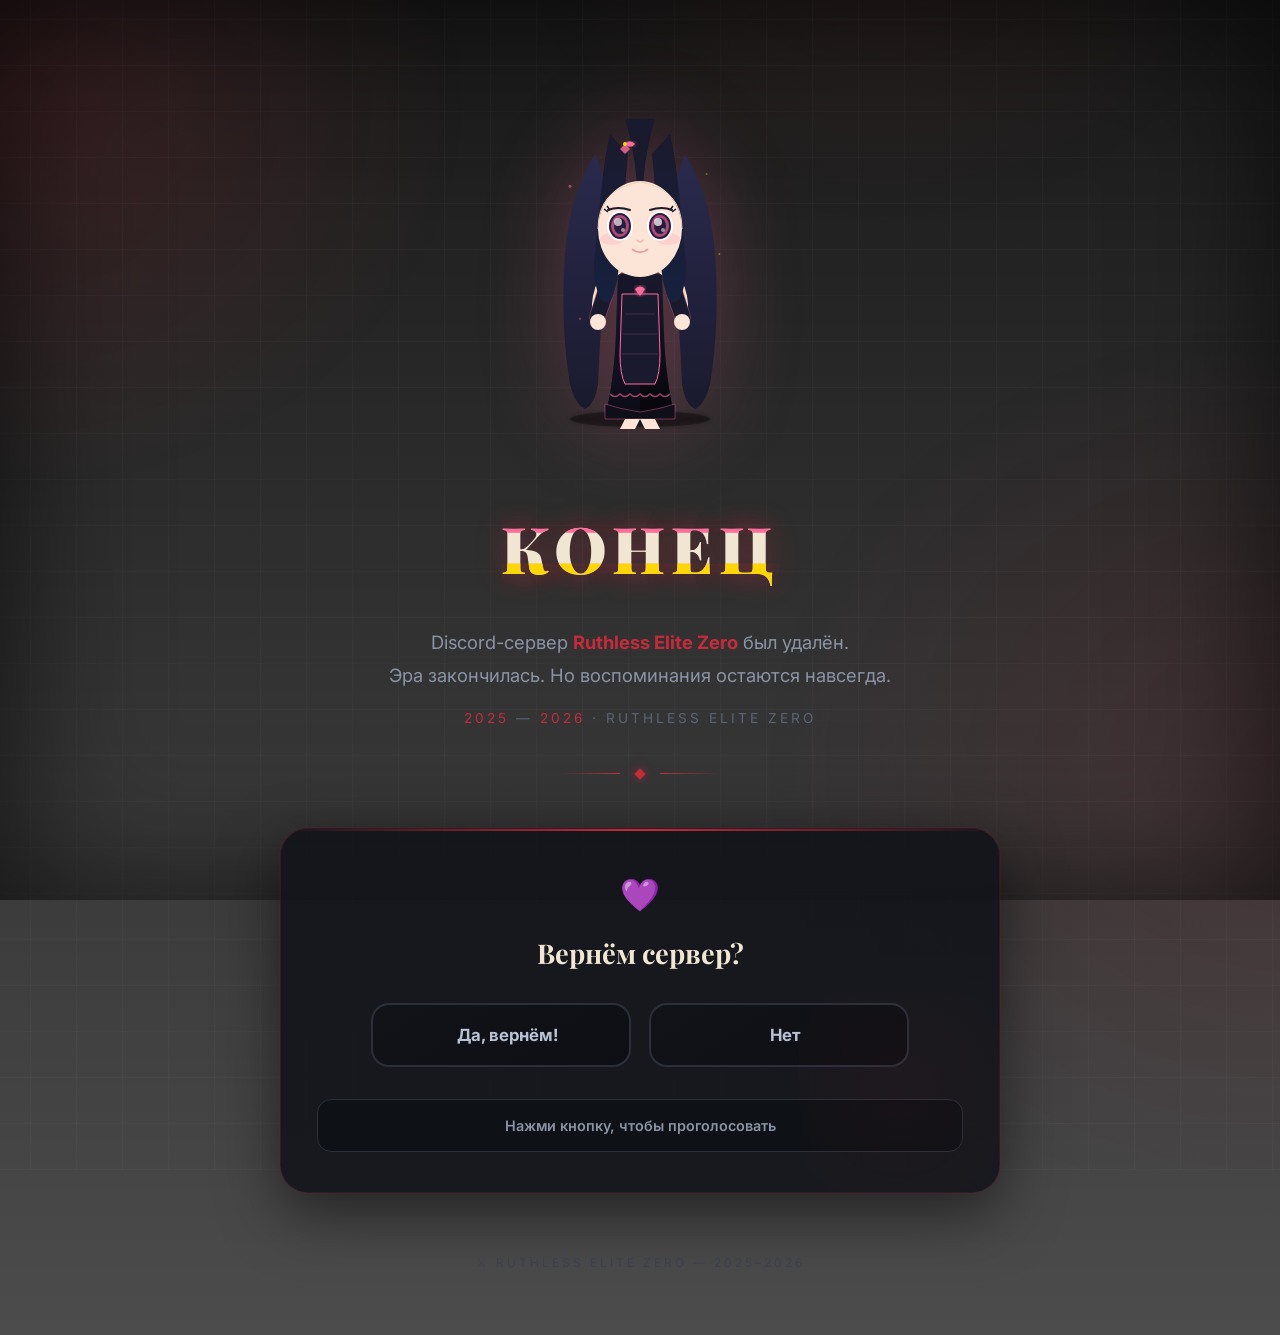
<file: end.html>
<!DOCTYPE html>
<html lang="ru">
<head>
    <link rel="icon" type="image/png" href="https://i.imgur.com/AZKwJBP.png">
    <meta charset="UTF-8">
    <meta name="viewport" content="width=device-width, initial-scale=1.0">
    <title>Ruthless Elite Zero — Конец</title>
    <link rel="preconnect" href="https://fonts.googleapis.com">
    <link rel="preconnect" href="https://fonts.gstatic.com" crossorigin>
    <link href="https://fonts.googleapis.com/css2?family=Inter:opsz,wght@14..32,400;14..32,600;14..32,800&family=Playfair+Display:wght@700;900&display=swap" rel="stylesheet">
    <link rel="stylesheet" href="style.css">
    <style>
        body { padding-left: 0; overflow-x: hidden; background: linear-gradient(180deg, rgba(0,0,0,0.9), rgba(0,0,0,0.7)), url('https://i.imgur.com/iZ6Qsf4.png') center/cover fixed; }
        .particles { position: fixed; top: 0; left: 0; width: 100%; height: 100%; pointer-events: none; z-index: 0; overflow: hidden; }
        .particle { position: absolute; width: 2px; height: 2px; background: #c52b3a; border-radius: 50%; opacity: 0; animation: particleFloat linear infinite; }
        @keyframes particleFloat { 0% { opacity: 0; transform: translateY(100vh) scale(0); } 10% { opacity: 1; } 90% { opacity: 1; } 100% { opacity: 0; transform: translateY(-10vh) scale(1); } }

        .end-page { max-width: 720px; margin: 0 auto; padding: 6vh 20px 50px; text-align: center; position: relative; z-index: 2; opacity: 0; transform: translateY(40px); animation: endIn 1.5s 3s forwards; }
        @keyframes endIn { to { opacity: 1; transform: translateY(0); } }

        .knight-svg, .waifu-svg { width: 260px; height: 380px; margin: 0 auto 20px; display: block; filter: drop-shadow(0 0 40px rgba(255, 107, 157, 0.25)); animation: waifuFloat 5s ease-in-out infinite; }

        .end-title { font-family: 'Playfair Display', serif; font-size: 4rem; font-weight: 900; color: #f0e6d2; margin-bottom: 8px; letter-spacing: 6px; text-transform: uppercase; position: relative; display: inline-block; text-shadow: 0 0 30px rgba(197, 43, 58, 0.4); }
        .end-title::before, .end-title::after { content: attr(data-text); position: absolute; top: 0; left: 0; width: 100%; height: 100%; }
        .end-title::before { color: #ff6b9d; animation: glitch1 3s infinite; clip-path: polygon(0 0, 100% 0, 100% 35%, 0 35%); }
        .end-title::after { color: #ffd700; animation: glitch2 3s infinite; clip-path: polygon(0 65%, 100% 65%, 100% 100%, 0 100%); }
        @keyframes glitch1 { 0%, 90%, 100% { transform: translate(0); } 92% { transform: translate(-3px, 1px); } 94% { transform: translate(3px, -1px); } 96% { transform: translate(-2px, 0); } }
        @keyframes glitch2 { 0%, 90%, 100% { transform: translate(0); } 91% { transform: translate(2px, -1px); } 93% { transform: translate(-3px, 1px); } 95% { transform: translate(1px, 0); } }

        .end-subtitle { font-size: 1.15rem; color: #8a94a6; margin-bottom: 16px; line-height: 1.8; opacity: 0; animation: textIn 1s 3.8s forwards; }
        .end-subtitle strong { color: #c52b3a; font-weight: 700; }
        .end-date { font-size: 0.85rem; color: #5a6478; letter-spacing: 3px; text-transform: uppercase; margin-bottom: 40px; opacity: 0; animation: textIn 1s 4s forwards; }
        .end-date span { color: #c52b3a; }
        .end-divider { display: flex; align-items: center; justify-content: center; gap: 16px; margin: 0 auto 50px; opacity: 0; animation: textIn 1s 4.2s forwards; }
        .end-divider .line { width: 60px; height: 1px; background: linear-gradient(90deg, transparent, #c52b3a); }
        .end-divider .line:last-child { background: linear-gradient(90deg, #c52b3a, transparent); }
        .end-divider .diamond { width: 8px; height: 8px; background: #c52b3a; transform: rotate(45deg); box-shadow: 0 0 10px rgba(197, 43, 58, 0.6); }

        .vote-section { background: rgba(18, 20, 26, 0.9); backdrop-filter: blur(16px); border-radius: 28px; padding: 40px 36px; border: 1px solid rgba(197, 43, 58, 0.15); box-shadow: 0 20px 60px rgba(0,0,0,0.5), 0 0 0 1px rgba(197, 43, 58, 0.1); position: relative; overflow: hidden; opacity: 0; animation: voteIn 1s 4.4s forwards; }
        @keyframes voteIn { to { opacity: 1; } }
        .vote-section::before { content: ''; position: absolute; top: 0; left: 0; width: 100%; height: 2px; background: linear-gradient(90deg, transparent, #c52b3a, transparent); }
        .vote-section::after { content: ''; position: absolute; bottom: 0; right: 0; width: 200px; height: 200px; background: radial-gradient(circle, rgba(197, 43, 58, 0.05), transparent); pointer-events: none; }
        .vote-icon { font-size: 2rem; margin-bottom: 12px; display: inline-block; animation: heartBeat 1.5s ease-in-out infinite; }
        @keyframes heartBeat { 0%, 100% { transform: scale(1); } 15% { transform: scale(1.15); } 30% { transform: scale(1); } 45% { transform: scale(1.1); } }
        .vote-question { font-family: 'Playfair Display', serif; font-size: 1.7rem; font-weight: 700; color: #f0e6d2; margin-bottom: 28px; }
        .vote-buttons { display: flex; gap: 18px; justify-content: center; margin-bottom: 32px; flex-wrap: wrap; }
        .vote-btn { flex: 1; min-width: 200px; max-width: 260px; padding: 20px 28px; border-radius: 18px; border: 2px solid #2a2f3a; background: linear-gradient(145deg, #111318, #0d0f14); color: #b9c2d4; font-size: 1.05rem; font-weight: 700; font-family: 'Inter', sans-serif; cursor: pointer; transition: all 0.4s cubic-bezier(0.175, 0.885, 0.32, 1.275); display: flex; align-items: center; justify-content: center; gap: 12px; position: relative; overflow: hidden; }
        .vote-btn::before { content: ''; position: absolute; top: 0; left: -100%; width: 100%; height: 100%; background: linear-gradient(90deg, transparent, rgba(255,255,255,0.04), transparent); transition: left 0.5s; }
        .vote-btn:hover::before { left: 100%; }
        .vote-btn i { font-size: 1.4rem; transition: all 0.3s; }
        .vote-btn:hover { transform: translateY(-4px) scale(1.02); }
        .vote-btn.btn-yes:hover, .vote-btn.btn-yes.voted { border-color: #22c55e; background: linear-gradient(145deg, rgba(34, 197, 94, 0.1), rgba(34, 197, 94, 0.03)); color: #22c55e; box-shadow: 0 8px 30px rgba(34, 197, 94, 0.2); }
        .vote-btn.btn-yes:hover i, .vote-btn.btn-yes.voted i { color: #22c55e; filter: drop-shadow(0 0 8px rgba(34, 197, 94, 0.6)); }
        .vote-btn.btn-no:hover, .vote-btn.btn-no.voted { border-color: #c52b3a; background: linear-gradient(145deg, rgba(197, 43, 58, 0.1), rgba(197, 43, 58, 0.03)); color: #c52b3a; box-shadow: 0 8px 30px rgba(197, 43, 58, 0.2); }
        .vote-btn.btn-no:hover i, .vote-btn.btn-no.voted i { color: #c52b3a; filter: drop-shadow(0 0 8px rgba(197, 43, 58, 0.6)); }
        .vote-results { display: none; flex-direction: column; gap: 18px; animation: resultsIn 0.6s ease forwards; }
        .vote-results.show { display: flex; }
        @keyframes resultsIn { from { opacity: 0; transform: translateY(10px); } to { opacity: 1; transform: translateY(0); } }
        .result-row { display: flex; align-items: center; gap: 14px; }
        .result-label { font-weight: 800; font-size: 0.9rem; min-width: 45px; text-align: right; text-transform: uppercase; letter-spacing: 1px; }
        .result-label.yes { color: #22c55e; }
        .result-label.no { color: #c52b3a; }
        .result-bar-wrap { flex: 1; height: 36px; background: #0d0f14; border-radius: 18px; overflow: hidden; position: relative; border: 1px solid #2a2f3a; }
        .result-bar { height: 100%; border-radius: 18px; transition: width 1.2s cubic-bezier(0.25, 0.46, 0.45, 0.94); position: relative; overflow: hidden; }
        .result-bar::after { content: ''; position: absolute; top: 0; left: 0; width: 100%; height: 50%; background: linear-gradient(180deg, rgba(255,255,255,0.1), transparent); }
        .result-bar.yes { background: linear-gradient(135deg, #16a34a, #22c55e, #4ade80); box-shadow: 0 0 20px rgba(34, 197, 94, 0.3); }
        .result-bar.no { background: linear-gradient(135deg, #a8222e, #c52b3a, #e5455a); box-shadow: 0 0 20px rgba(197, 43, 58, 0.3); }
        .result-percent { font-weight: 800; font-size: 1.1rem; min-width: 55px; }
        .result-percent.yes { color: #22c55e; }
        .result-percent.no { color: #c52b3a; }
        .result-count { font-size: 0.8rem; color: #5a6478; margin-top: 8px; text-align: center; letter-spacing: 1px; text-transform: uppercase; }
        .vote-status { margin-top: 24px; padding: 14px 24px; border-radius: 14px; font-size: 0.9rem; font-weight: 600; color: #8a94a6; background: rgba(13, 15, 20, 0.8); border: 1px solid #2a2f3a; }
        .end-footer { margin-top: 60px; opacity: 0; animation: textIn 1s 4.8s forwards; }
        .end-footer p { color: #3a4050; font-size: 0.75rem; letter-spacing: 3px; text-transform: uppercase; }
        @keyframes textIn { to { opacity: 1; } }

        @media (max-width: 600px) {
            .end-title { font-size: 2.5rem; letter-spacing: 3px; }
            .waifu-svg { width: 180px; height: 260px; }
            .vote-buttons { flex-direction: column; align-items: center; }
            .vote-btn { max-width: 100%; }
            .result-label { min-width: 35px; font-size: 0.8rem; }
            .vote-section { padding: 28px 20px; }
        }

        body.light-theme .vote-section { background: rgba(255, 255, 255, 0.92); border-color: #e2e8f0; box-shadow: 0 20px 60px rgba(0,0,0,0.08); }
        body.light-theme .vote-question { color: #1e293b; }
        body.light-theme .vote-btn { background: linear-gradient(145deg, #f8fafc, #f1f5f9); border-color: #d0d7e0; color: #475569; }
        body.light-theme .vote-btn.btn-yes.voted { background: rgba(34, 197, 94, 0.06); color: #16a34a; }
        body.light-theme .vote-btn.btn-no.voted { background: rgba(197, 43, 58, 0.06); color: #c52b3a; }
        body.light-theme .result-bar-wrap { background: #f1f5f9; border-color: #d0d7e0; }
        body.light-theme .vote-status { background: #f8fafc; border-color: #e2e8f0; color: #64748b; }
        body.light-theme .end-title { text-shadow: none; }
        body.light-theme .particle { opacity: 0 !important; }
    </style>
</head>
<body>
    <div class="particles" id="particles"></div>

    <div class="splash">
        <div class="splash-ring"></div>
        <div class="splash-ring-2"></div>
        <div class="sparkles">
            <div class="sparkle" style="--i: 0"></div>
            <div class="sparkle" style="--i: 1"></div>
            <div class="sparkle" style="--i: 2"></div>
            <div class="sparkle" style="--i: 3"></div>
            <div class="sparkle" style="--i: 4"></div>
            <div class="sparkle" style="--i: 5"></div>
        </div>
        <div class="splash-icon">RZ</div>
        <div class="splash-sub">Ruthless Elite Zero</div>
        <div class="splash-text">
            <span class="clan-slogan">Конец эпохи</span>
            <span class="clan-tagline">The End</span>
        </div>
    </div>

    <div class="end-page">
<svg class="waifu-svg" viewBox="0 0 260 380" xmlns="http://www.w3.org/2000/svg">
    <defs>
        <linearGradient id="hairGrad" x1="0" y1="0" x2="0" y2="1">
            <stop offset="0%" stop-color="#1a1a2e"/>
            <stop offset="100%" stop-color="#16213e"/>
        </linearGradient>
        <linearGradient id="hairGrad2" x1="0" y1="0" x2="0" y2="1">
            <stop offset="0%" stop-color="#2a2a4e"/>
            <stop offset="100%" stop-color="#1a1a2e"/>
        </linearGradient>
        <linearGradient id="dressGrad" x1="0" y1="0" x2="0" y2="1">
            <stop offset="0%" stop-color="#1a1a2e"/>
            <stop offset="50%" stop-color="#0f0f1a"/>
            <stop offset="100%" stop-color="#05050a"/>
        </linearGradient>
        <linearGradient id="dressAccent" x1="0" y1="0" x2="1" y2="1">
            <stop offset="0%" stop-color="#ff6b9d"/>
            <stop offset="100%" stop-color="#c52b3a"/>
        </linearGradient>
        <filter id="g">
            <feGaussianBlur stdDeviation="2"/>
            <feMerge><feMergeNode/><feMergeNode in="SourceGraphic"/></feMerge>
        </filter>
    </defs>

    <!-- Тень -->
    <ellipse cx="130" cy="365" rx="70" ry="8" fill="rgba(0,0,0,0.3)" filter="url(#g)"/>

    <!-- ВОЛОСЫ (задние) -->
    <path d="M85 100 Q60 140 55 200 Q50 270 60 330 Q65 350 75 355 Q85 350 88 330 Q90 280 95 220 Q98 180 100 140 Z" fill="url(#hairGrad2)"/>
    <path d="M175 100 Q200 140 205 200 Q210 270 200 330 Q195 350 185 355 Q175 350 172 330 Q170 280 165 220 Q162 180 160 140 Z" fill="url(#hairGrad2)"/>

    <!-- ШЕЯ -->
    <rect x="117" y="198" width="26" height="20" rx="10" fill="#fce4d6"/>
    <path d="M117 200 Q130 205 143 200" stroke="#e8c4a8" stroke-width="1" fill="none"/>

    <!-- ТЕЛО/ПЛАТЬЕ -->
    <path d="M108 220 L106 280 Q105 310 100 340 L95 365 L165 365 L160 340 Q155 310 154 280 L152 220 Z" fill="url(#dressGrad)"/>
    <!-- Детали платья -->
    <path d="M108 220 L106 280 Q105 310 100 340 L95 365 L130 365 L130 220 Z" fill="#151528" opacity="0.5"/>
    <!-- Корсет -->
    <path d="M112 240 L110 300 Q110 320 115 330 L145 330 Q150 320 150 300 L148 240 Z" fill="#1a1a2e" stroke="#ff6b9d" stroke-width="1"/>
    <line x1="115" y1="260" x2="145" y2="260" stroke="#ff6b9d44" stroke-width="0.8"/>
    <line x1="113" y1="280" x2="147" y2="280" stroke="#ff6b9d44" stroke-width="0.8"/>
    <line x1="112" y1="300" x2="148" y2="300" stroke="#ff6b9d44" stroke-width="0.8"/>
    <!-- Бант на груди -->
    <path d="M125 235 Q130 230 135 235 L130 242 Z" fill="#ff6b9d" filter="url(#g)"/>
    <circle cx="130" cy="237" r="3" fill="#ff6b9d"/>
    <!-- Подол -->
    <path d="M95 350 Q110 355 130 358 Q150 355 165 350 L165 365 L95 365 Z" fill="#0f0f1a" stroke="#ff6b9d66" stroke-width="1"/>

    <!-- РЮШИ платья -->
    <path d="M100 340 Q105 345 110 340 Q115 345 120 340 Q125 345 130 340 Q135 345 140 340 Q145 345 150 340 Q155 345 160 340" stroke="#ff6b9d99" stroke-width="1.5" fill="none"/>

    <!-- ПЛЕЧИ/РУКИ -->
    <!-- Левое плечо -->
    <path d="M108 215 Q98 220 90 235 Q85 250 88 265" fill="none" stroke="#fce4d6" stroke-width="10" stroke-linecap="round"/>
    <path d="M108 215 Q98 220 90 235 Q85 250 88 265" fill="none" stroke="#f5d5b8" stroke-width="8" stroke-linecap="round"/>
    <!-- Правое плечо -->
    <path d="M152 215 Q162 220 170 235 Q175 250 172 265" fill="none" stroke="#fce4d6" stroke-width="10" stroke-linecap="round"/>
    <path d="M152 215 Q162 220 170 235 Q175 250 172 265" fill="none" stroke="#f5d5b8" stroke-width="8" stroke-linecap="round"/>

    <!-- Рукава -->
    <path d="M100 220 Q92 225 88 235 L80 260 Q78 265 82 268 L95 265 Q100 250 105 235 Z" fill="#1a1a2e" stroke="#ff6b9d66" stroke-width="0.8"/>
    <path d="M160 220 Q168 225 172 235 L180 260 Q182 265 178 268 L165 265 Q160 250 155 235 Z" fill="#1a1a2e" stroke="#ff6b9d66" stroke-width="0.8"/>

    <!-- КИСТИ -->
    <circle cx="88" cy="268" r="8" fill="#fce4d6"/>
    <circle cx="172" cy="268" r="8" fill="#fce4d6"/>

    <!-- ВОЛОСЫ (передние) -->
    <path d="M100 80 Q95 100 92 130 Q88 170 85 200 Q82 220 88 240 Q92 250 100 248 Q105 240 108 220 Q110 200 112 170 Q115 130 118 100 Z" fill="url(#hairGrad)"/>
    <path d="M160 80 Q165 100 168 130 Q172 170 175 200 Q178 220 172 240 Q168 250 160 248 Q155 240 152 220 Q150 200 148 170 Q145 130 142 100 Z" fill="url(#hairGrad)"/>

    <!-- Центральная чёлка -->
    <path d="M115 65 Q120 80 125 110 Q128 140 130 160 Q132 140 135 110 Q140 80 145 65 Z" fill="#1a1a2e"/>

    <!-- ЛИЦО -->
    <ellipse cx="130" cy="175" rx="42" ry="48" fill="#fce4d6"/>
    <path d="M88 175 Q88 135 130 128 Q172 135 172 175" fill="none" stroke="#f0d0b8" stroke-width="1"/>

    <!-- РУМЯНЕЦ -->
    <ellipse cx="102" cy="185" rx="12" ry="6" fill="#ffb3c1" opacity="0.4"/>
    <ellipse cx="158" cy="185" rx="12" ry="6" fill="#ffb3c1" opacity="0.4"/>

    <!-- ГЛАЗА (большие аниме) -->
    <!-- Левый глаз -->
    <ellipse cx="110" cy="172" rx="13" ry="15" fill="white"/>
    <ellipse cx="110" cy="172" rx="11" ry="13" fill="#2a1a3e"/>
    <ellipse cx="110" cy="172" rx="9" ry="11" fill="#ff6b9d" opacity="0.6"/>
    <ellipse cx="110" cy="172" rx="6" ry="8" fill="#2a1a3e"/>
    <circle cx="108" cy="168" r="4" fill="white" opacity="0.8">
        <animate attributeName="opacity" dur="4s" repeatCount="indefinite" values="0.8;0.6;0.8"/>
    </circle>
    <circle cx="113" cy="176" r="2" fill="white" opacity="0.5"/>
    <!-- Правый глаз -->
    <ellipse cx="150" cy="172" rx="13" ry="15" fill="white"/>
    <ellipse cx="150" cy="172" rx="11" ry="13" fill="#2a1a3e"/>
    <ellipse cx="150" cy="172" rx="9" ry="11" fill="#ff6b9d" opacity="0.6"/>
    <ellipse cx="150" cy="172" rx="6" ry="8" fill="#2a1a3e"/>
    <circle cx="148" cy="168" r="4" fill="white" opacity="0.8">
        <animate attributeName="opacity" dur="4s" repeatCount="indefinite" values="0.6;0.8;0.6"/>
    </circle>
    <circle cx="153" cy="176" r="2" fill="white" opacity="0.5"/>

    <!-- БРОВИ -->
    <path d="M98 156 Q108 152 120 156" fill="none" stroke="#1a1a2e" stroke-width="2" stroke-linecap="round"/>
    <path d="M140 156 Q152 152 162 156" fill="none" stroke="#1a1a2e" stroke-width="2" stroke-linecap="round"/>

    <!-- РЕСНИЦЫ -->
    <path d="M98 158 L94 155" stroke="#1a1a2e" stroke-width="1.5"/>
    <path d="M100 156 L97 152" stroke="#1a1a2e" stroke-width="1.5"/>
    <path d="M162 158 L166 155" stroke="#1a1a2e" stroke-width="1.5"/>
    <path d="M160 156 L163 152" stroke="#1a1a2e" stroke-width="1.5"/>

    <!-- НОС -->
    <path d="M127 186 Q130 190 133 186" fill="none" stroke="#e8c4a8" stroke-width="1.5" stroke-linecap="round"/>

    <!-- РОТ -->
    <path d="M122 196 Q130 202 138 196" fill="none" stroke="#e8a0a0" stroke-width="2" stroke-linecap="round">
        <animate attributeName="d" dur="5s" repeatCount="indefinite" values="M122 196 Q130 202 138 196;M123 195 Q130 200 137 195;M122 196 Q130 202 138 196"/>
    </path>

    <!-- АКСЕССУАР ДЛЯ ВОЛОС (заколка/лента) -->
    <path d="M115 90 Q120 85 125 90 Q120 95 115 90 Z" fill="#ff6b9d" filter="url(#g)"/>
    <path d="M115 90 L110 95 L115 100 L120 95 Z" fill="#ff6b9d" opacity="0.8"/>
    <circle cx="115" cy="90" r="2" fill="#ffd700"/>

    <!-- НОГИ -->
    <path d="M115 365 L110 375 L125 375 L130 365 Z" fill="#fce4d6"/>
    <path d="M130 365 L135 375 L150 375 L145 365 Z" fill="#fce4d6"/>

    <!-- ПАРТИКЛЫ -->
    <circle cx="60" cy="150" r="1.5" fill="#ff6b9d" opacity="0.6">
        <animate attributeName="opacity" dur="3s" repeatCount="indefinite" values="0;0.6;0"/>
        <animate attributeName="cy" dur="3s" repeatCount="indefinite" values="150;130;150"/>
    </circle>
    <circle cx="200" cy="200" r="1" fill="#ffd700" opacity="0.5">
        <animate attributeName="opacity" dur="2.5s" repeatCount="indefinite" values="0;0.5;0"/>
        <animate attributeName="cx" dur="2.5s" repeatCount="indefinite" values="200;210;200"/>
    </circle>
    <circle cx="70" cy="280" r="1.2" fill="#ff6b9d" opacity="0.5">
        <animate attributeName="opacity" dur="3.5s" repeatCount="indefinite" values="0;0.5;0"/>
        <animate attributeName="cy" dur="3.5s" repeatCount="indefinite" values="280;260;280"/>
    </circle>
    <circle cx="190" cy="120" r="1" fill="#ffd700" opacity="0.6">
        <animate attributeName="opacity" dur="4s" repeatCount="indefinite" values="0;0.6;0"/>
        <animate attributeName="cx" dur="4s" repeatCount="indefinite" values="190;200;190"/>
    </circle>
</svg>

        <h1 class="end-title" data-text="КОНЕЦ">КОНЕЦ</h1>
        <p class="end-subtitle">
            Discord-сервер <strong>Ruthless Elite Zero</strong> был удалён.<br>
            Эра закончилась. Но воспоминания остаются навсегда.
        </p>
        <div class="end-date">
            <span>2025</span> — <span>2026</span> · Ruthless Elite Zero
        </div>

        <div class="end-divider">
            <div class="line"></div>
            <div class="diamond"></div>
            <div class="line"></div>
        </div>

        <div class="vote-section">
            <div class="vote-icon">💜</div>
            <div class="vote-question">Вернём сервер?</div>

            <div class="vote-buttons" id="voteButtons">
                <button class="vote-btn btn-yes" onclick="vote('yes')">
                    <i class="fas fa-check-circle"></i> Да, вернём!
                </button>
                <button class="vote-btn btn-no" onclick="vote('no')">
                    <i class="fas fa-times-circle"></i> Нет
                </button>
            </div>

            <div class="vote-results" id="voteResults">
                <div class="result-row">
                    <span class="result-label yes">Да</span>
                    <div class="result-bar-wrap"><div class="result-bar yes" id="barYes"></div></div>
                    <span class="result-percent yes" id="percentYes">0%</span>
                </div>
                <div class="result-row">
                    <span class="result-label no">Нет</span>
                    <div class="result-bar-wrap"><div class="result-bar no" id="barNo"></div></div>
                    <span class="result-percent no" id="percentNo">0%</span>
                </div>
                <div class="result-count" id="totalVotes">0 голосов</div>
            </div>

            <div class="vote-status" id="voteStatus">Нажми кнопку, чтобы проголосовать</div>
        </div>

        <div class="end-footer">
            <p>⚔ Ruthless Elite Zero — 2025–2026</p>
        </div>
    </div>

    <script>
        (function createParticles() {
            const c = document.getElementById('particles');
            for (let i = 0; i < 40; i++) {
                const p = document.createElement('div');
                p.className = 'particle';
                const s = Math.random() * 3 + 1;
                p.style.cssText = `width:${s}px;height:${s}px;left:${Math.random()*100}%;animation-duration:${Math.random()*10+8}s;animation-delay:${Math.random()*15}s`;
                p.style.background = Math.random() > 0.7 ? '#ffd700' : '#ff6b9d';
                p.style.boxShadow = `0 0 ${s*3}px ${p.style.background}`;
                c.appendChild(p);
            }
        })();

        const SK = 'rz_vote', DK = 'rz_vote_data';
        function gD() { const r = localStorage.getItem(DK); return r ? JSON.parse(r) : {yes:0,no:0}; }
        function sD(d) { localStorage.setItem(DK, JSON.stringify(d)); }
        function gV() { return localStorage.getItem(SK); }
        function sV(v) { localStorage.setItem(SK, v); }
        function showRes() {
            const d = gD(), t = d.yes + d.no, pY = t ? Math.round(d.yes/t*100) : 0, pN = t ? Math.round(d.no/t*100) : 0;
            document.getElementById('voteButtons').style.display = 'none';
            document.getElementById('voteResults').classList.add('show');
            setTimeout(() => { document.getElementById('barYes').style.width = pY+'%'; document.getElementById('barNo').style.width = pN+'%'; }, 100);
            document.getElementById('percentYes').textContent = pY+'%';
            document.getElementById('percentNo').textContent = pN+'%';
            document.getElementById('totalVotes').textContent = t+' голос'+(t===1?'':(t<5?'а':'ов'));
            const s = document.getElementById('voteStatus'), uv = gV();
            if (uv === 'yes') { s.textContent = 'Ты проголосовал «Да» — спасибо!'; s.style.color = '#22c55e'; }
            else { s.textContent = 'Ты проголосовал «Нет».'; s.style.color = '#c52b3a'; }
        }
        function vote(c) { if (gV()) return; const d = gD(); d[c==='yes'?'yes':'no']++; sD(d); sV(c); showRes(); }
        if (gV()) setTimeout(showRes, 3200);
        if (localStorage.getItem('rezero-theme') === 'light') document.body.classList.add('light-theme');
    </script>
</body>
</html>
</file>
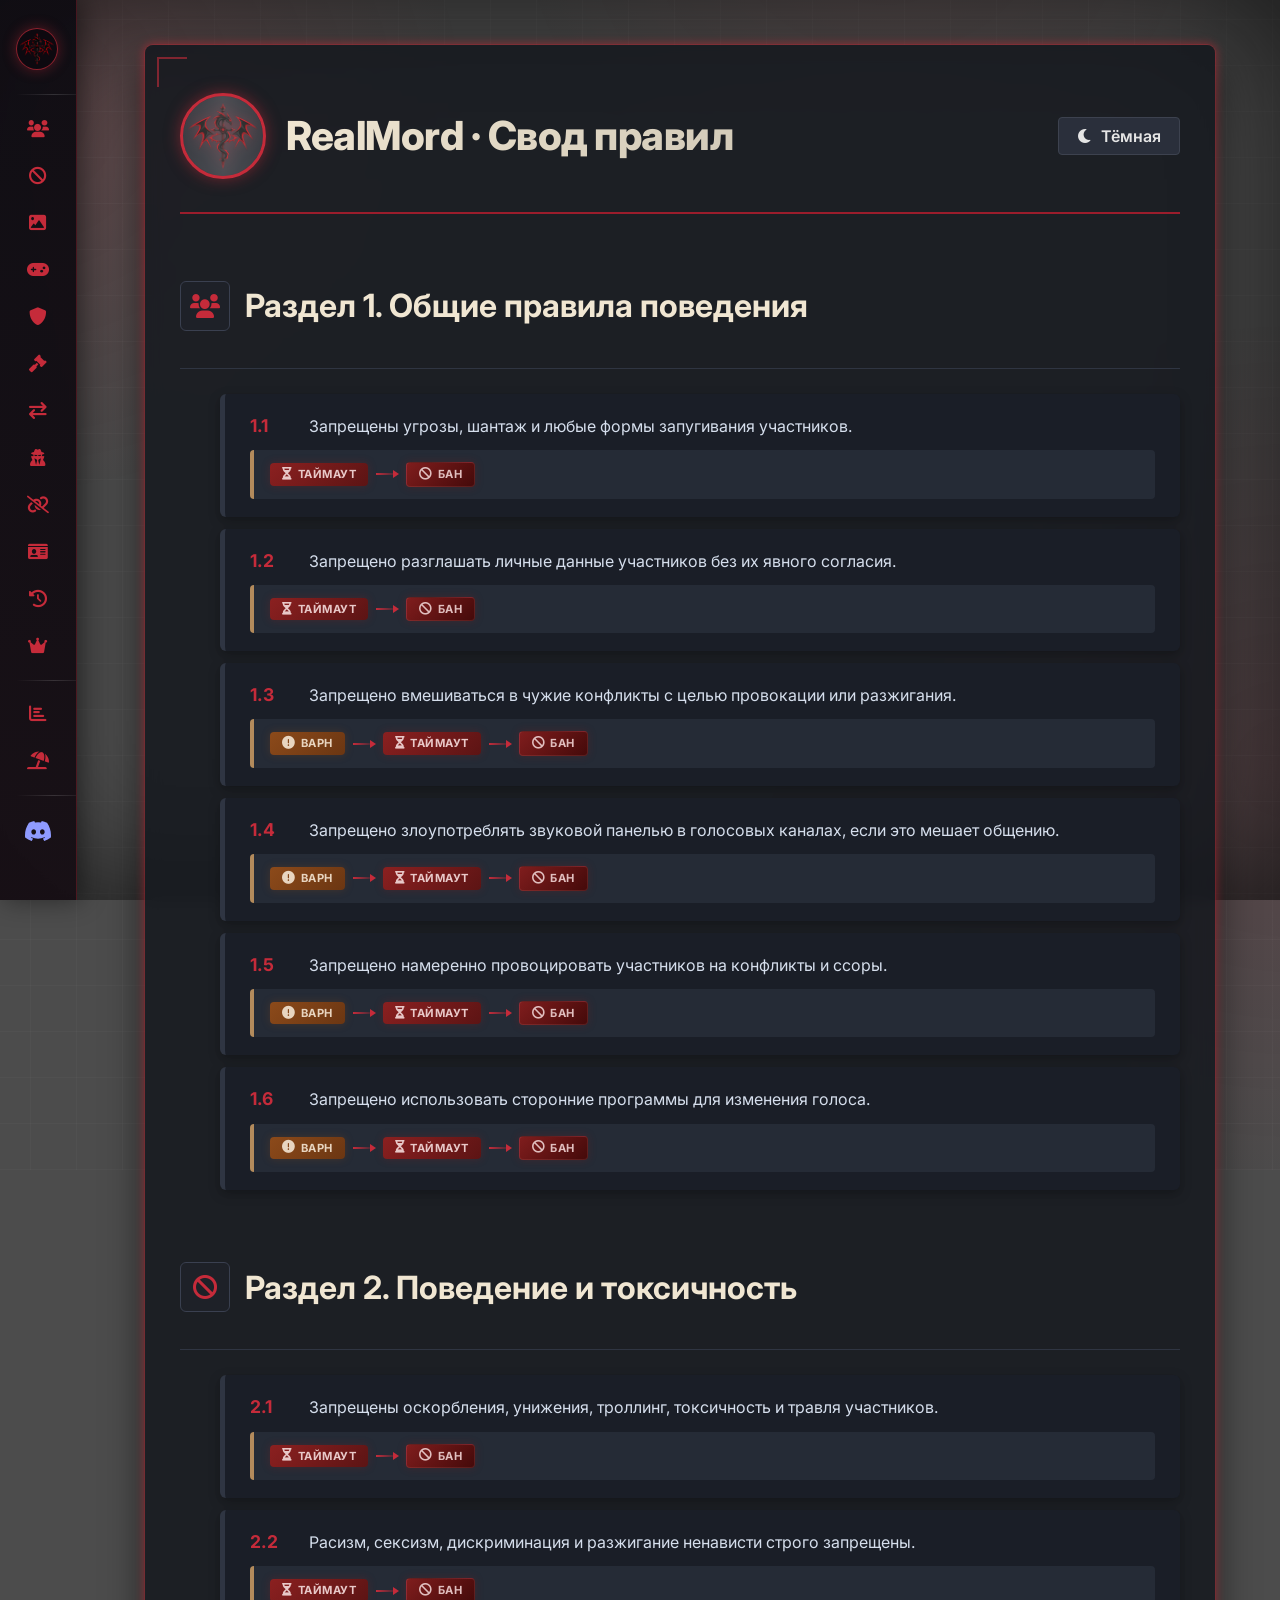
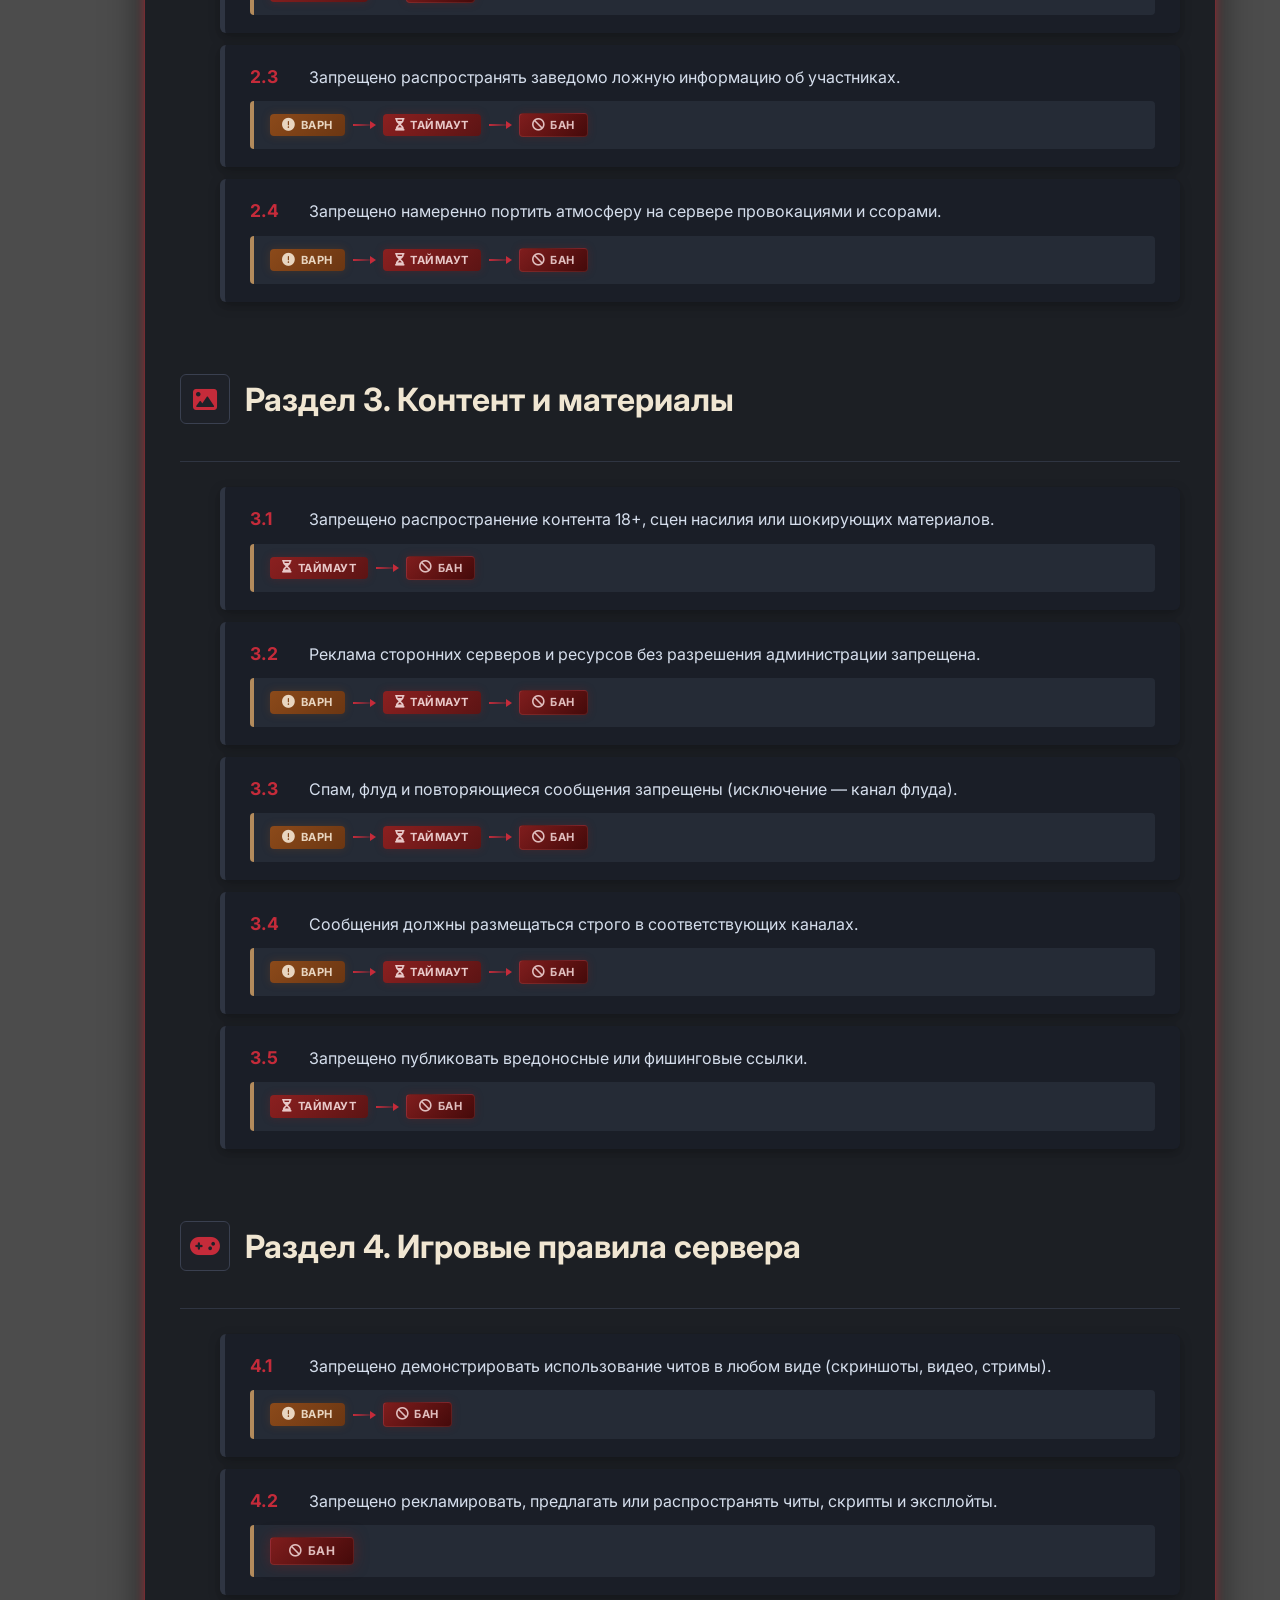
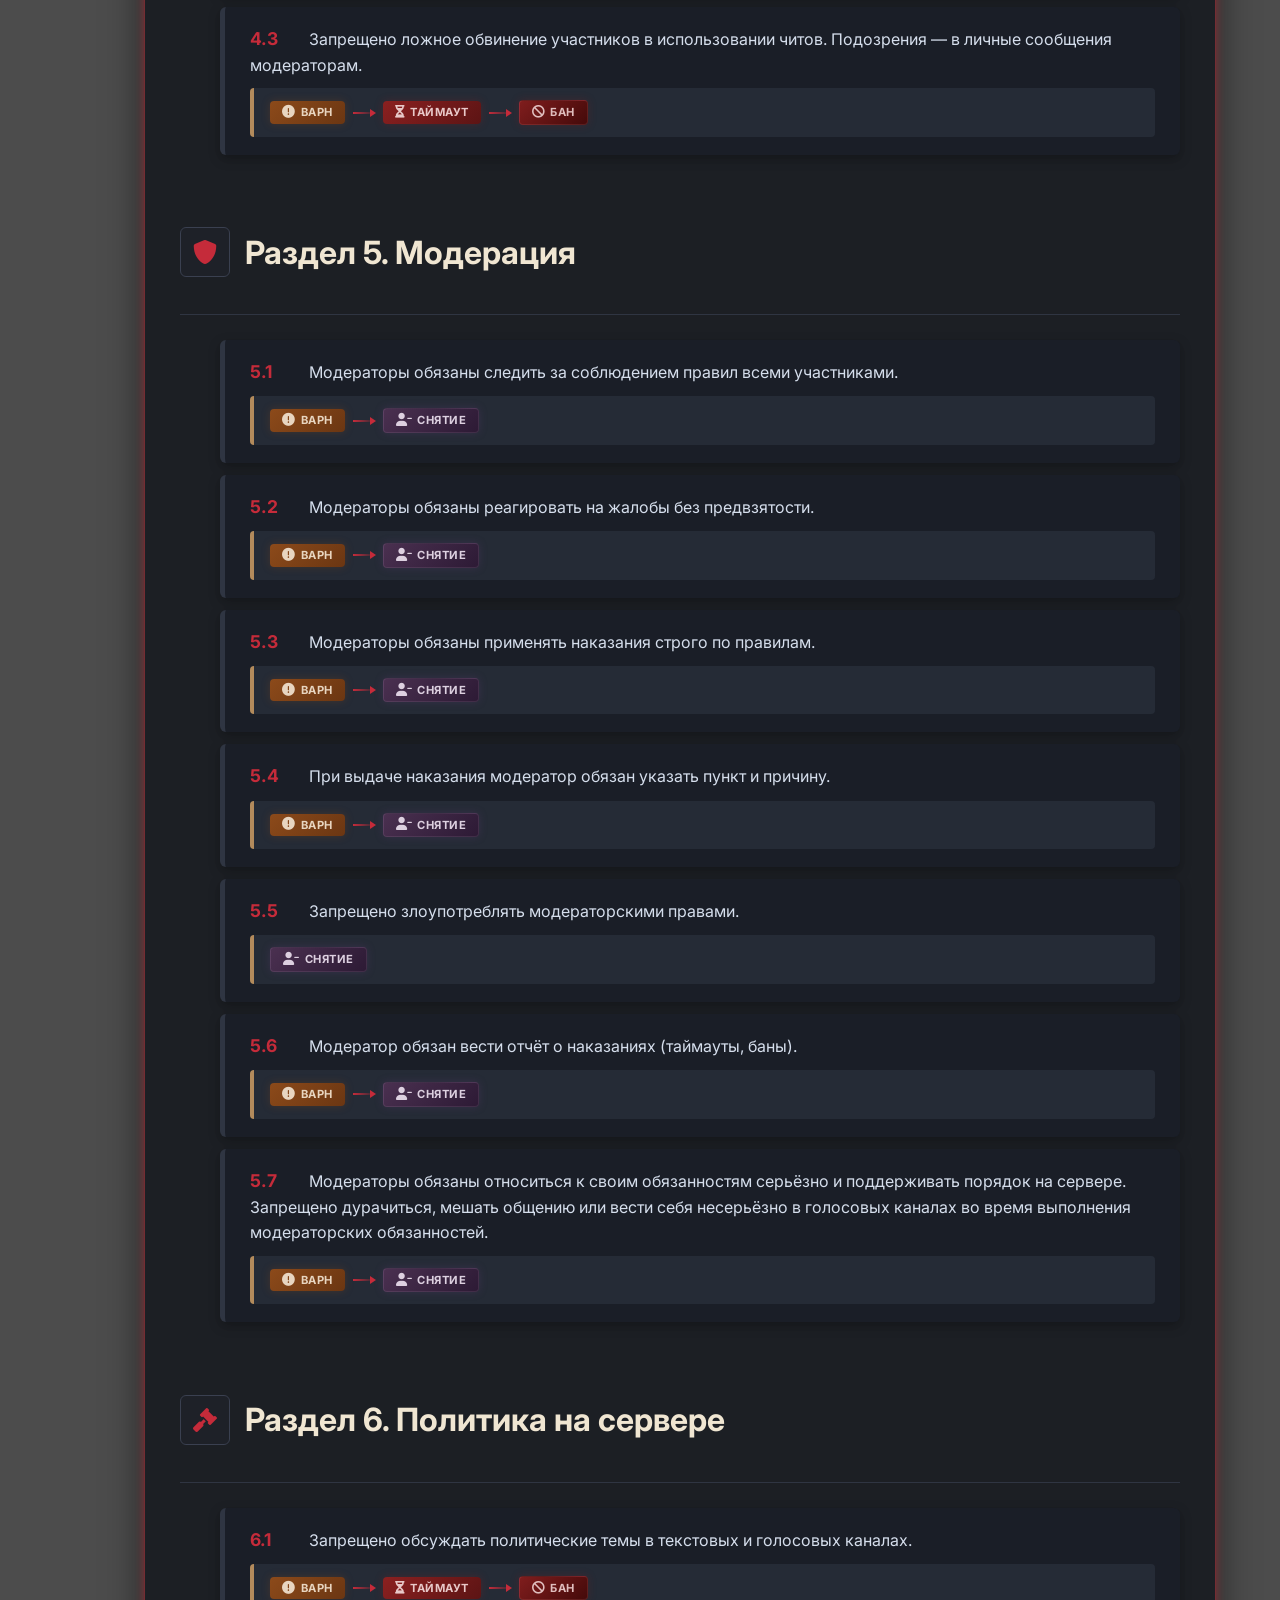
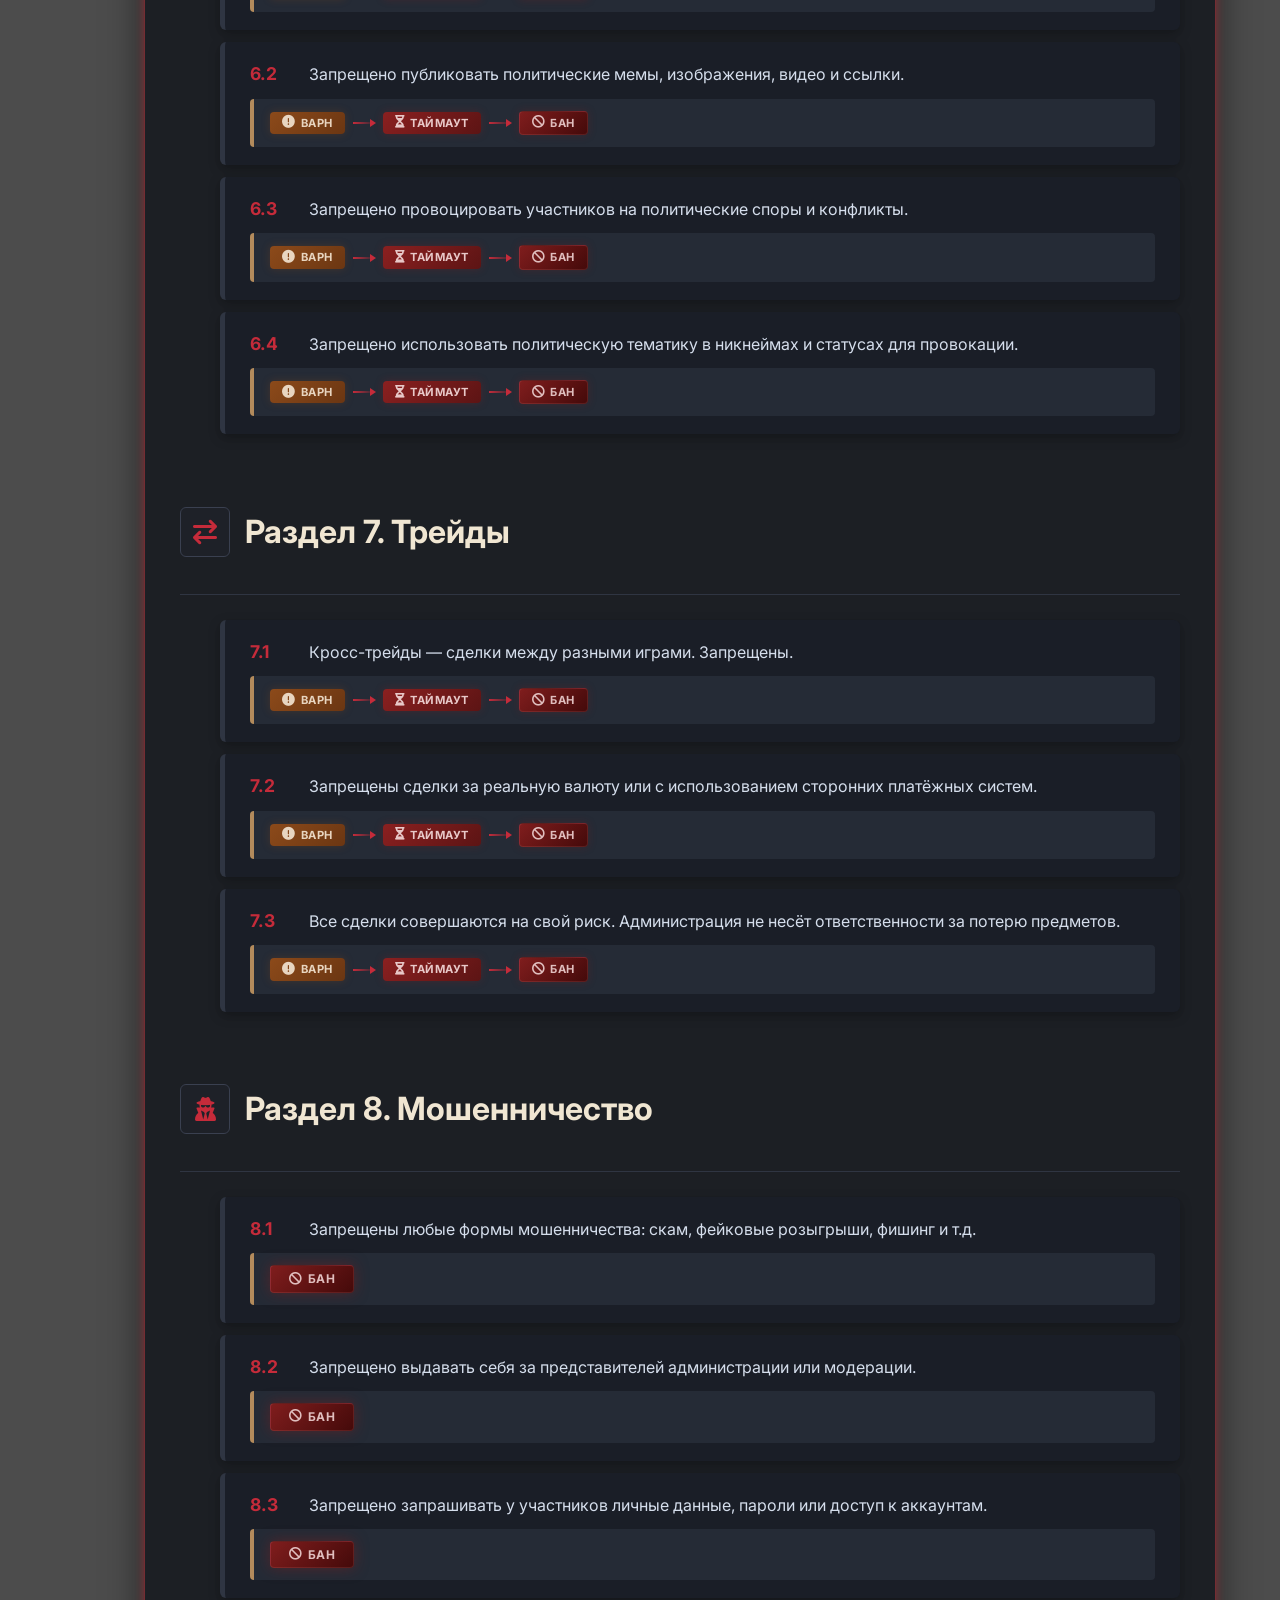
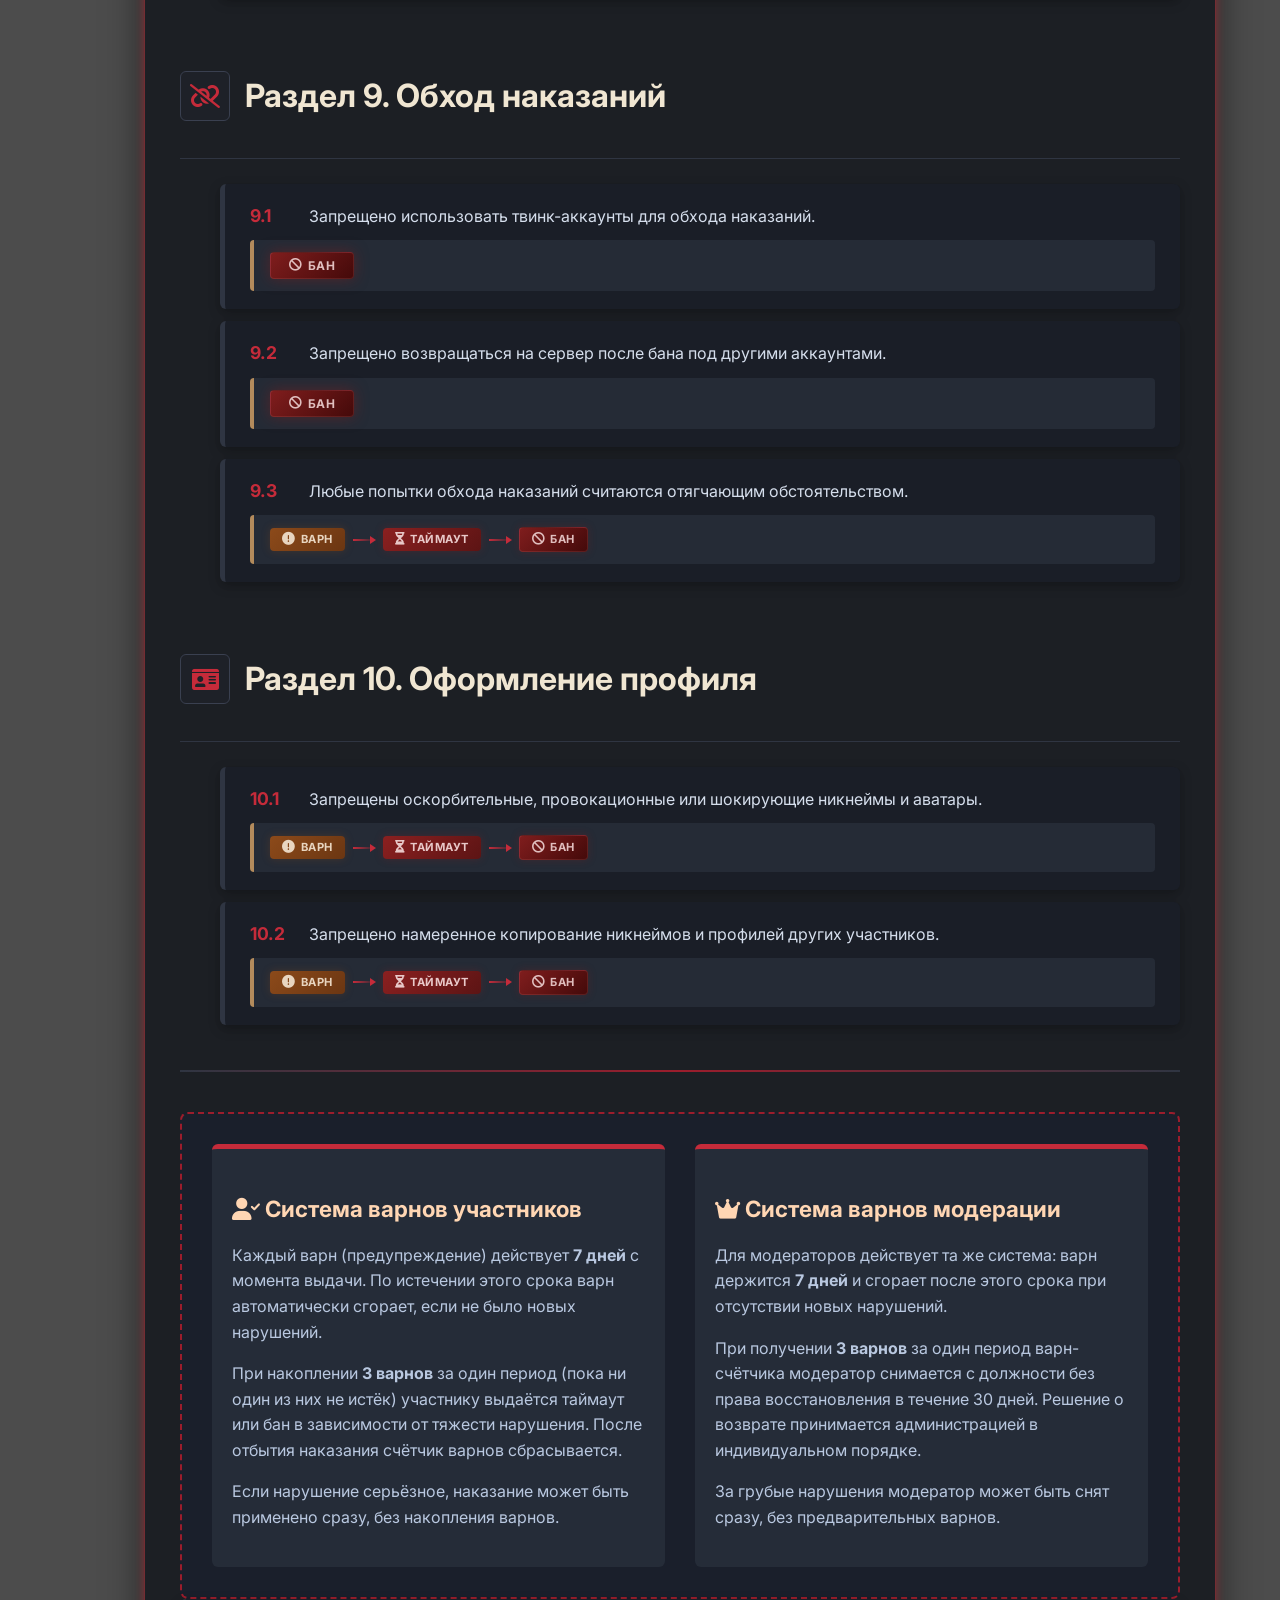
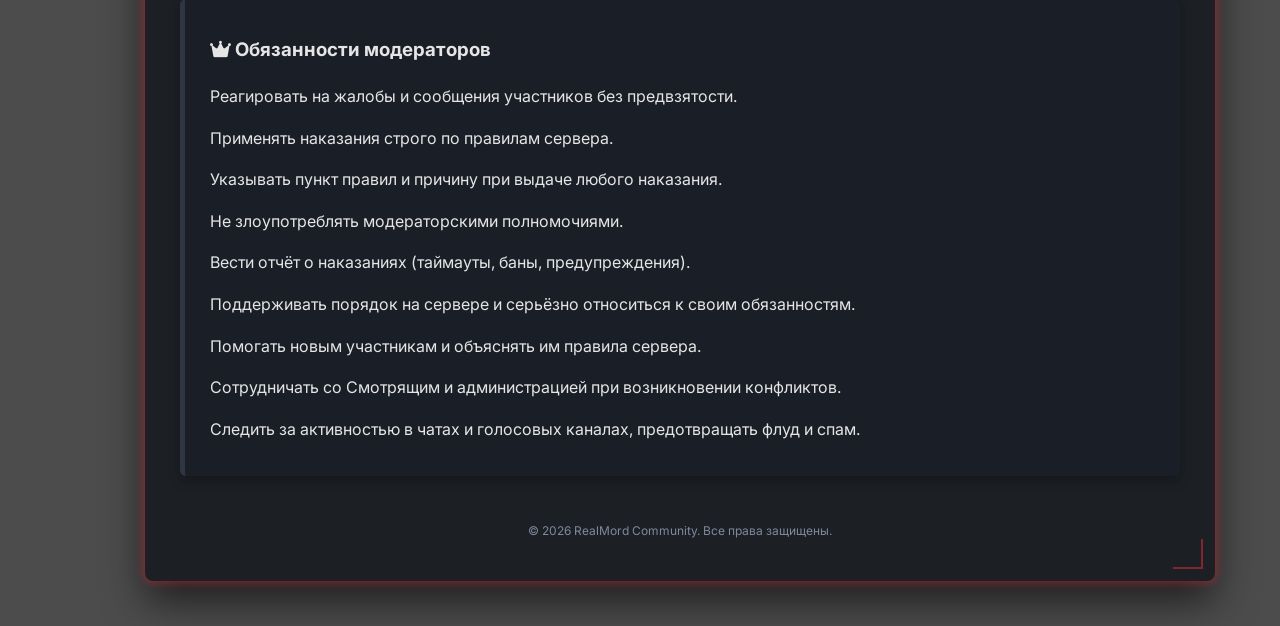
<file: rules.html>
<!DOCTYPE html>
<html lang="ru">
<head>
    <link rel="icon" type="image/png" href="emblem.png">
    <meta charset="UTF-8">
    <meta name="viewport" content="width=device-width, initial-scale=1.0">
    <title>Правила клана RealMord · Peroxide</title>
    <!-- Fonts & Icons -->
    <link rel="preconnect" href="https://fonts.googleapis.com">
    <link rel="preconnect" href="https://fonts.gstatic.com" crossorigin>
    <link href="https://fonts.googleapis.com/css2?family=Inter:opsz,wght@14..32,400;14..32,600;14..32,800&display=swap" rel="stylesheet">
    <link rel="stylesheet" href="https://cdnjs.cloudflare.com/ajax/libs/font-awesome/6.0.0-beta3/css/all.min.css">
    <link rel="stylesheet" href="style.css">
</head>
<body>
    <div class="splash">
        <!-- Вращающиеся кольца -->
        <div class="splash-ring"></div>
        <div class="splash-ring-2"></div>

        <!-- Мерцающие частицы -->
        <div class="sparkles">
            <div class="sparkle" style="--i: 0"></div>
            <div class="sparkle" style="--i: 1"></div>
            <div class="sparkle" style="--i: 2"></div>
            <div class="sparkle" style="--i: 3"></div>
            <div class="sparkle" style="--i: 4"></div>
            <div class="sparkle" style="--i: 5"></div>
        </div>

        <div class="splash-icon"><img src="emblem.png" alt="RealMord"></div>
        <div class="splash-sub">RealMord</div>
        <div class="splash-text">
            <span class="clan-tagline">⚔️ Rules & Info ⚔️</span>
        </div>
    </div>

    <nav class="side-nav" aria-label="Навигация по правилам">
        <ul>
            <li>
                <a class="nav-brand" href="index.html">
                    <img src="emblem.png" alt="RealMord">
                    <span>RealMord</span>
                </a>
            </li>
            <li class="nav-sep" aria-hidden="true"></li>
            <li><a href="#section1"><i class="fas fa-users"></i><span>1. Общие</span></a></li>
            <li><a href="#section2"><i class="fas fa-ban"></i><span>2. Токсичность</span></a></li>
            <li><a href="#section3"><i class="fas fa-image"></i><span>3. Контент</span></a></li>
            <li><a href="#section4"><i class="fas fa-gamepad"></i><span>4. Игровые</span></a></li>
            <li><a href="#section5"><i class="fas fa-shield-alt"></i><span>5. Модерация</span></a></li>

            <li><a href="#section6"><i class="fas fa-gavel"></i><span>6. Политика</span></a></li>
            <li><a href="#section7"><i class="fa fa-exchange"></i><span>7. Трейды</span></a></li>
            <li><a href="#section8"><i class="fa fa-user-secret"></i><span>8. Мошенничество</span></a></li>
            <li><a href="#section9"><i class="fa fa-chain-broken"></i><span>9. Обход наказаний</span></a></li>
            <li><a href="#section10"><i class="fa fa-id-card"></i><span>10. Оформление профиля</span></a></li>
            <li><a href="#expiration"><i class="fas fa-history"></i><span>Сроки погашения</span></a></li>
            <li><a href="#Moder"><i class="fas fa-crown"></i><span>Обязанности</span></a></li>
            <li class="nav-sep" aria-hidden="true"></li>
            <li><a href="activity.html"><i class="fas fa-chart-bar"></i><span>Активность</span></a></li>
            <li><a href="vacation.html"><i class="fas fa-umbrella-beach"></i><span>Отпуск</span></a></li>
            <li class="nav-sep" aria-hidden="true"></li>
            <li>
                <a class="nav-discord" href="https://discord.gg/FZjk5Ydyz"
                   target="_blank"
                   rel="noopener noreferrer"
                   aria-label="Discord RealMord">
                    <svg width="24" height="24" viewBox="0 0 24 24" fill="currentColor">
                        <path d="M20.317 4.37a19.8 19.8 0 0 0-4.885-1.515a.074.074 0 0 0-.079.037c-.21.375-.444.864-.608 1.25a18.27 18.27 0 0 0-5.487 0a12.64 12.64 0 0 0-.617-1.25a.077.077 0 0 0-.079-.037A19.736 19.736 0 0 0 3.677 4.37a.07.07 0 0 0-.032.027C.533 9.046-.32 13.58.099 18.057a.082.082 0 0 0 .031.057a19.9 19.9 0 0 0 5.993 3.03a.078.078 0 0 0 .084-.028c.462-.63.874-1.295 1.226-1.994a.076.076 0 0 0-.041-.106a13.107 13.107 0 0 1-1.872-.892a.077.077 0 0 1-.008-.128c.126-.094.251-.19.371-.287a.074.074 0 0 1 .077-.01c3.927 1.793 8.18 1.793 12.061 0a.074.074 0 0 1 .078.01c.12.097.245.193.371.287a.077.077 0 0 1-.008.128a12.3 12.3 0 0 1-1.873.892a.077.077 0 0 0-.041.106c.352.699.764 1.364 1.226 1.994a.078.078 0 0 0 .084.028a19.839 19.839 0 0 0 6.002-3.03a.077.077 0 0 0 .032-.054c.5-5.177-.838-9.674-3.549-13.66a.061.061 0 0 0-.031-.03zM8.02 15.33c-1.183 0-2.157-1.085-2.157-2.419c0-1.333.956-2.419 2.157-2.419c1.21 0 2.176 1.096 2.157 2.42c0 1.333-.956 2.418-2.157 2.418zm7.975 0c-1.183 0-2.157-1.085-2.157-2.419c0-1.333.955-2.419 2.157-2.419c1.21 0 2.176 1.096 2.157 2.42c0 1.333-.946 2.418-2.157 2.418z"/>
                    </svg>
                </a>
            </li>
        </ul>
    </nav>

    <div class="container">
        <div class="clan-header">
            <div class="clan-icon"><img src="emblem.png" alt="RealMord"></div>
            <div class="clan-title">
                <h1>RealMord · Свод правил</h1>
            </div>
            <div class="theme-switch-wrapper">
                <button id="theme-toggle" class="theme-toggle-btn" aria-label="Переключить тему">
                    <i class="fas fa-moon"></i> Тёмная
                </button>
            </div>
        </div>

        <main>
            <!-- Раздел 1 -->
            <section id="section1" class="rule-section">
                <div class="section-header">
                    <div class="section-icon" aria-hidden="true"><i class="fas fa-users"></i></div>
                    <h2>Раздел 1. Общие правила поведения</h2>
                </div>
                <ul class="rules-list">
                    <li class="rule-item"><span class="rule-number">1.1</span> <span class="rule-text">Запрещены угрозы, шантаж и любые формы запугивания участников.</span> <div class="punishment"><div class="punishment-scale"><span class="pstep pstep-timeout" data-tooltip="до 7 дн."><i class="fas fa-hourglass-half"></i> Таймаут</span><span class="parrow"></span><span class="pstep pstep-ban" data-tooltip="навсегда"><i class="fas fa-ban"></i> Бан</span></div></div></li>
                    <li class="rule-item"><span class="rule-number">1.2</span> <span class="rule-text">Запрещено разглашать личные данные участников без их явного согласия.</span> <div class="punishment"><div class="punishment-scale"><span class="pstep pstep-timeout" data-tooltip="до 7 дн."><i class="fas fa-hourglass-half"></i> Таймаут</span><span class="parrow"></span><span class="pstep pstep-ban" data-tooltip="навсегда"><i class="fas fa-ban"></i> Бан</span></div></div></li>
                    <li class="rule-item"><span class="rule-number">1.3</span> <span class="rule-text">Запрещено вмешиваться в чужие конфликты с целью провокации или разжигания.</span> <div class="punishment"><div class="punishment-scale"><span class="pstep pstep-warn"><i class="fas fa-exclamation-circle"></i> Варн</span><span class="parrow"></span><span class="pstep pstep-timeout" data-tooltip="до 3 дн."><i class="fas fa-hourglass-half"></i> Таймаут</span><span class="parrow"></span><span class="pstep pstep-ban" data-tooltip="до 30 дн."><i class="fas fa-ban"></i> Бан</span></div></div></li>
                    <li class="rule-item"><span class="rule-number">1.4</span> <span class="rule-text">Запрещено злоупотреблять звуковой панелью в голосовых каналах, если это мешает общению.</span> <div class="punishment"><div class="punishment-scale"><span class="pstep pstep-warn"><i class="fas fa-exclamation-circle"></i> Варн</span><span class="parrow"></span><span class="pstep pstep-timeout" data-tooltip="до 12 ч."><i class="fas fa-hourglass-half"></i> Таймаут</span><span class="parrow"></span><span class="pstep pstep-ban" data-tooltip="до 30 дн."><i class="fas fa-ban"></i> Бан</span></div></div></li>
                    <li class="rule-item"><span class="rule-number">1.5</span> <span class="rule-text">Запрещено намеренно провоцировать участников на конфликты и ссоры.</span> <div class="punishment"><div class="punishment-scale"><span class="pstep pstep-warn"><i class="fas fa-exclamation-circle"></i> Варн</span><span class="parrow"></span><span class="pstep pstep-timeout" data-tooltip="до 3 дн."><i class="fas fa-hourglass-half"></i> Таймаут</span><span class="parrow"></span><span class="pstep pstep-ban" data-tooltip="до 30 дн."><i class="fas fa-ban"></i> Бан</span></div></div></li>
                    <li class="rule-item"><span class="rule-number">1.6</span> <span class="rule-text">Запрещено использовать сторонние программы для изменения голоса.</span> <div class="punishment"><div class="punishment-scale"><span class="pstep pstep-warn"><i class="fas fa-exclamation-circle"></i> Варн</span><span class="parrow"></span><span class="pstep pstep-timeout" data-tooltip="до 12 ч."><i class="fas fa-hourglass-half"></i> Таймаут</span><span class="parrow"></span><span class="pstep pstep-ban" data-tooltip="до 30 дн."><i class="fas fa-ban"></i> Бан</span></div></div></li>
                </ul>
            </section>

            <!-- Раздел 2 -->
            <section id="section2" class="rule-section">
                <div class="section-header">
                    <div class="section-icon" aria-hidden="true"><i class="fas fa-ban"></i></div>
                    <h2>Раздел 2. Поведение и токсичность</h2>
                </div>
                <ul class="rules-list">
                    <li class="rule-item"><span class="rule-number">2.1</span> <span class="rule-text">Запрещены оскорбления, унижения, троллинг, токсичность и травля участников.</span> <div class="punishment"><div class="punishment-scale"><span class="pstep pstep-timeout" data-tooltip="до 7 дн."><i class="fas fa-hourglass-half"></i> Таймаут</span><span class="parrow"></span><span class="pstep pstep-ban" data-tooltip="до 30 дн."><i class="fas fa-ban"></i> Бан</span></div></div></li>
                    <li class="rule-item"><span class="rule-number">2.2</span> <span class="rule-text">Расизм, сексизм, дискриминация и разжигание ненависти строго запрещены.</span> <div class="punishment"><div class="punishment-scale"><span class="pstep pstep-timeout" data-tooltip="до 7 дн."><i class="fas fa-hourglass-half"></i> Таймаут</span><span class="parrow"></span><span class="pstep pstep-ban" data-tooltip="навсегда"><i class="fas fa-ban"></i> Бан</span></div></div></li>
                    <li class="rule-item"><span class="rule-number">2.3</span> <span class="rule-text">Запрещено распространять заведомо ложную информацию об участниках.</span> <div class="punishment"><div class="punishment-scale"><span class="pstep pstep-warn"><i class="fas fa-exclamation-circle"></i> Варн</span><span class="parrow"></span><span class="pstep pstep-timeout" data-tooltip="до 3 дн."><i class="fas fa-hourglass-half"></i> Таймаут</span><span class="parrow"></span><span class="pstep pstep-ban" data-tooltip="до 30 дн."><i class="fas fa-ban"></i> Бан</span></div></div></li>
                    <li class="rule-item"><span class="rule-number">2.4</span> <span class="rule-text">Запрещено намеренно портить атмосферу на сервере провокациями и ссорами.</span> <div class="punishment"><div class="punishment-scale"><span class="pstep pstep-warn"><i class="fas fa-exclamation-circle"></i> Варн</span><span class="parrow"></span><span class="pstep pstep-timeout" data-tooltip="до 3 дн."><i class="fas fa-hourglass-half"></i> Таймаут</span><span class="parrow"></span><span class="pstep pstep-ban" data-tooltip="до 30 дн."><i class="fas fa-ban"></i> Бан</span></div></div></li>
                </ul>
            </section>

            <!-- Раздел 3 -->
            <section id="section3" class="rule-section">
                <div class="section-header">
                    <div class="section-icon" aria-hidden="true"><i class="fas fa-image"></i></div>
                    <h2>Раздел 3. Контент и материалы</h2>
                </div>
                <ul class="rules-list">
                    <li class="rule-item"><span class="rule-number">3.1</span> <span class="rule-text">Запрещено распространение контента 18+, сцен насилия или шокирующих материалов.</span> <div class="punishment"><div class="punishment-scale"><span class="pstep pstep-timeout" data-tooltip="до 3 дн."><i class="fas fa-hourglass-half"></i> Таймаут</span><span class="parrow"></span><span class="pstep pstep-ban" data-tooltip="до 30 дн."><i class="fas fa-ban"></i> Бан</span></div></div></li>
                    <li class="rule-item"><span class="rule-number">3.2</span> <span class="rule-text">Реклама сторонних серверов и ресурсов без разрешения администрации запрещена.</span> <div class="punishment"><div class="punishment-scale"><span class="pstep pstep-warn"><i class="fas fa-exclamation-circle"></i> Варн</span><span class="parrow"></span><span class="pstep pstep-timeout" data-tooltip="до 7 дн."><i class="fas fa-hourglass-half"></i> Таймаут</span><span class="parrow"></span><span class="pstep pstep-ban" data-tooltip="навсегда"><i class="fas fa-ban"></i> Бан</span></div></div></li>
                    <li class="rule-item"><span class="rule-number">3.3</span> <span class="rule-text">Спам, флуд и повторяющиеся сообщения запрещены (исключение — канал флуда).</span> <div class="punishment"><div class="punishment-scale"><span class="pstep pstep-warn"><i class="fas fa-exclamation-circle"></i> Варн</span><span class="parrow"></span><span class="pstep pstep-timeout" data-tooltip="до 12 ч."><i class="fas fa-hourglass-half"></i> Таймаут</span><span class="parrow"></span><span class="pstep pstep-ban" data-tooltip="до 30 дн."><i class="fas fa-ban"></i> Бан</span></div></div></li>
                    <li class="rule-item"><span class="rule-number">3.4</span> <span class="rule-text">Сообщения должны размещаться строго в соответствующих каналах.</span> <div class="punishment"><div class="punishment-scale"><span class="pstep pstep-warn"><i class="fas fa-exclamation-circle"></i> Варн</span><span class="parrow"></span><span class="pstep pstep-timeout" data-tooltip="до 12 ч."><i class="fas fa-hourglass-half"></i> Таймаут</span><span class="parrow"></span><span class="pstep pstep-ban" data-tooltip="до 30 дн."><i class="fas fa-ban"></i> Бан</span></div></div></li>
                    <li class="rule-item"><span class="rule-number">3.5</span> <span class="rule-text">Запрещено публиковать вредоносные или фишинговые ссылки.</span> <div class="punishment"><div class="punishment-scale"><span class="pstep pstep-timeout" data-tooltip="до 7 дн."><i class="fas fa-hourglass-half"></i> Таймаут</span><span class="parrow"></span><span class="pstep pstep-ban" data-tooltip="навсегда"><i class="fas fa-ban"></i> Бан</span></div></div></li>
                </ul>
            </section>

            <!-- Раздел 4 -->
            <section id="section4" class="rule-section">
                <div class="section-header">
                    <div class="section-icon" aria-hidden="true"><i class="fas fa-gamepad"></i></div>
                    <h2>Раздел 4. Игровые правила сервера</h2>
                </div>
                <ul class="rules-list">
                    <li class="rule-item"><span class="rule-number">4.1</span> <span class="rule-text">Запрещено демонстрировать использование читов в любом виде (скриншоты, видео, стримы).</span> <div class="punishment"><div class="punishment-scale"><span class="pstep pstep-warn"><i class="fas fa-exclamation-circle"></i> Варн</span><span class="parrow"></span><span class="pstep pstep-ban" data-tooltip="до 30 дн."><i class="fas fa-ban"></i> Бан</span></div></div></li>
                    <li class="rule-item"><span class="rule-number">4.2</span> <span class="rule-text">Запрещено рекламировать, предлагать или распространять читы, скрипты и эксплойты.</span> <div class="punishment"><div class="punishment-scale"><span class="pstep pstep-ban pstep-only" data-tooltip="навсегда"><i class="fas fa-ban"></i> Бан</span></div></div></li>
                    <li class="rule-item"><span class="rule-number">4.3</span> <span class="rule-text">Запрещено ложное обвинение участников в использовании читов. Подозрения — в личные сообщения модераторам.</span> <div class="punishment"><div class="punishment-scale"><span class="pstep pstep-warn"><i class="fas fa-exclamation-circle"></i> Варн</span><span class="parrow"></span><span class="pstep pstep-timeout" data-tooltip="до 3 дн."><i class="fas fa-hourglass-half"></i> Таймаут</span><span class="parrow"></span><span class="pstep pstep-ban" data-tooltip="до 30 дн."><i class="fas fa-ban"></i> Бан</span></div></div></li>
                </ul>
            </section>

            <!-- Раздел 5 -->
            <section id="section5" class="rule-section">
                <div class="section-header">
                    <div class="section-icon" aria-hidden="true"><i class="fas fa-shield-alt"></i></div>
                    <h2>Раздел 5. Модерация</h2>
                </div>
                <ul class="rules-list">
                    <li class="rule-item"><span class="rule-number">5.1</span> <span class="rule-text">Модераторы обязаны следить за соблюдением правил всеми участниками.</span> <div class="punishment"><div class="punishment-scale"><span class="pstep pstep-warn"><i class="fas fa-exclamation-circle"></i> Варн</span><span class="parrow"></span><span class="pstep pstep-dismiss" data-tooltip="снятие"><i class="fas fa-user-minus"></i> Снятие</span></div></div></li>
                    <li class="rule-item"><span class="rule-number">5.2</span> <span class="rule-text">Модераторы обязаны реагировать на жалобы без предвзятости.</span> <div class="punishment"><div class="punishment-scale"><span class="pstep pstep-warn"><i class="fas fa-exclamation-circle"></i> Варн</span><span class="parrow"></span><span class="pstep pstep-dismiss" data-tooltip="снятие"><i class="fas fa-user-minus"></i> Снятие</span></div></div></li>
                    <li class="rule-item"><span class="rule-number">5.3</span> <span class="rule-text">Модераторы обязаны применять наказания строго по правилам.</span> <div class="punishment"><div class="punishment-scale"><span class="pstep pstep-warn"><i class="fas fa-exclamation-circle"></i> Варн</span><span class="parrow"></span><span class="pstep pstep-dismiss" data-tooltip="снятие"><i class="fas fa-user-minus"></i> Снятие</span></div></div></li>
                    <li class="rule-item"><span class="rule-number">5.4</span> <span class="rule-text">При выдаче наказания модератор обязан указать пункт и причину.</span> <div class="punishment"><div class="punishment-scale"><span class="pstep pstep-warn"><i class="fas fa-exclamation-circle"></i> Варн</span><span class="parrow"></span><span class="pstep pstep-dismiss" data-tooltip="снятие"><i class="fas fa-user-minus"></i> Снятие</span></div></div></li>
                    <li class="rule-item"><span class="rule-number">5.5</span> <span class="rule-text">Запрещено злоупотреблять модераторскими правами.</span> <div class="punishment"><div class="punishment-scale"><span class="pstep pstep-dismiss" data-tooltip="снятие"><i class="fas fa-user-minus"></i> Снятие</span></div></div></li>
                    <li class="rule-item"><span class="rule-number">5.6</span> <span class="rule-text">Модератор обязан вести отчёт о наказаниях (таймауты, баны).</span> <div class="punishment"><div class="punishment-scale"><span class="pstep pstep-warn"><i class="fas fa-exclamation-circle"></i> Варн</span><span class="parrow"></span><span class="pstep pstep-dismiss" data-tooltip="снятие"><i class="fas fa-user-minus"></i> Снятие</span></div></div></li>
                    <li class="rule-item"><span class="rule-number">5.7</span> <span class="rule-text">Модераторы обязаны относиться к своим обязанностям серьёзно и поддерживать порядок на сервере. Запрещено дурачиться, мешать общению или вести себя несерьёзно в голосовых каналах во время выполнения модераторских обязанностей.</span> <div class="punishment"><div class="punishment-scale"><span class="pstep pstep-warn"><i class="fas fa-exclamation-circle"></i> Варн</span><span class="parrow"></span><span class="pstep pstep-dismiss" data-tooltip="снятие"><i class="fas fa-user-minus"></i> Снятие</span></div></div></li>
                </ul>
            </section>

            <!-- Раздел 6 -->
            <section id="section6" class="rule-section">
                <div class="section-header">
                    <div class="section-icon" aria-hidden="true"><i class="fas fa-gavel"></i></div>
                    <h2>Раздел 6. Политика на сервере</h2>
                </div>
                <ul class="rules-list">
                    <li class="rule-item"><span class="rule-number">6.1</span> <span class="rule-text">Запрещено обсуждать политические темы в текстовых и голосовых каналах.</span> <div class="punishment"><div class="punishment-scale"><span class="pstep pstep-warn"><i class="fas fa-exclamation-circle"></i> Варн</span><span class="parrow"></span><span class="pstep pstep-timeout" data-tooltip="до 3 дн."><i class="fas fa-hourglass-half"></i> Таймаут</span><span class="parrow"></span><span class="pstep pstep-ban" data-tooltip="до 30 дн."><i class="fas fa-ban"></i> Бан</span></div></div></li>
                    <li class="rule-item"><span class="rule-number">6.2</span> <span class="rule-text">Запрещено публиковать политические мемы, изображения, видео и ссылки.</span> <div class="punishment"><div class="punishment-scale"><span class="pstep pstep-warn"><i class="fas fa-exclamation-circle"></i> Варн</span><span class="parrow"></span><span class="pstep pstep-timeout" data-tooltip="до 3 дн."><i class="fas fa-hourglass-half"></i> Таймаут</span><span class="parrow"></span><span class="pstep pstep-ban" data-tooltip="до 30 дн."><i class="fas fa-ban"></i> Бан</span></div></div></li>
                    <li class="rule-item"><span class="rule-number">6.3</span> <span class="rule-text">Запрещено провоцировать участников на политические споры и конфликты.</span> <div class="punishment"><div class="punishment-scale"><span class="pstep pstep-warn"><i class="fas fa-exclamation-circle"></i> Варн</span><span class="parrow"></span><span class="pstep pstep-timeout" data-tooltip="до 3 дн."><i class="fas fa-hourglass-half"></i> Таймаут</span><span class="parrow"></span><span class="pstep pstep-ban" data-tooltip="до 30 дн."><i class="fas fa-ban"></i> Бан</span></div></div></li>
                    <li class="rule-item"><span class="rule-number">6.4</span> <span class="rule-text">Запрещено использовать политическую тематику в никнеймах и статусах для провокации.</span> <div class="punishment"><div class="punishment-scale"><span class="pstep pstep-warn"><i class="fas fa-exclamation-circle"></i> Варн</span><span class="parrow"></span><span class="pstep pstep-timeout" data-tooltip="до 3 дн."><i class="fas fa-hourglass-half"></i> Таймаут</span><span class="parrow"></span><span class="pstep pstep-ban" data-tooltip="до 30 дн."><i class="fas fa-ban"></i> Бан</span></div></div></li>
                </ul>
            </section>

            <!-- Раздел 7 -->
            <section id="section7" class="rule-section">
                <div class="section-header">
                    <div class="section-icon" aria-hidden="true"><i class="fa fa-exchange"></i></div>
                    <h2>Раздел 7. Трейды</h2>
                </div>
                <ul class="rules-list">
                    <li class="rule-item"><span class="rule-number">7.1</span> <span class="rule-text">Кросс-трейды — сделки между разными играми. Запрещены.</span> <div class="punishment"><div class="punishment-scale"><span class="pstep pstep-warn"><i class="fas fa-exclamation-circle"></i> Варн</span><span class="parrow"></span><span class="pstep pstep-timeout" data-tooltip="до 3 дн."><i class="fas fa-hourglass-half"></i> Таймаут</span><span class="parrow"></span><span class="pstep pstep-ban" data-tooltip="до 30 дн."><i class="fas fa-ban"></i> Бан</span></div></div></li>
                    <li class="rule-item"><span class="rule-number">7.2</span> <span class="rule-text">Запрещены сделки за реальную валюту или с использованием сторонних платёжных систем.</span> <div class="punishment"><div class="punishment-scale"><span class="pstep pstep-warn"><i class="fas fa-exclamation-circle"></i> Варн</span><span class="parrow"></span><span class="pstep pstep-timeout" data-tooltip="до 3 дн."><i class="fas fa-hourglass-half"></i> Таймаут</span><span class="parrow"></span><span class="pstep pstep-ban" data-tooltip="до 30 дн."><i class="fas fa-ban"></i> Бан</span></div></div></li>
                    <li class="rule-item"><span class="rule-number">7.3</span> <span class="rule-text">Все сделки совершаются на свой риск. Администрация не несёт ответственности за потерю предметов.</span> <div class="punishment"><div class="punishment-scale"><span class="pstep pstep-warn"><i class="fas fa-exclamation-circle"></i> Варн</span><span class="parrow"></span><span class="pstep pstep-timeout" data-tooltip="до 3 дн."><i class="fas fa-hourglass-half"></i> Таймаут</span><span class="parrow"></span><span class="pstep pstep-ban" data-tooltip="до 30 дн."><i class="fas fa-ban"></i> Бан</span></div></div></li> 
                </ul>
            </section>

            <!-- Раздел 8 -->
            <section id="section8" class="rule-section">
                <div class="section-header">
                    <div class="section-icon" aria-hidden="true"><i class="fa fa-user-secret"></i></div>
                    <h2>Раздел 8. Мошенничество</h2>
                </div>
                <ul class="rules-list">
                    <li class="rule-item"><span class="rule-number">8.1</span> <span class="rule-text">Запрещены любые формы мошенничества: скам, фейковые розыгрыши, фишинг и т.д.</span> <div class="punishment"><div class="punishment-scale"><span class="pstep pstep-ban pstep-only" data-tooltip="навсегда"><i class="fas fa-ban"></i> Бан</span></div></div></li>
                    <li class="rule-item"><span class="rule-number">8.2</span> <span class="rule-text">Запрещено выдавать себя за представителей администрации или модерации.</span> <div class="punishment"><div class="punishment-scale"><span class="pstep pstep-ban pstep-only" data-tooltip="навсегда"><i class="fas fa-ban"></i> Бан</span></div></div></li>
                    <li class="rule-item"><span class="rule-number">8.3</span> <span class="rule-text">Запрещено запрашивать у участников личные данные, пароли или доступ к аккаунтам.</span> <div class="punishment"><div class="punishment-scale"><span class="pstep pstep-ban pstep-only" data-tooltip="навсегда"><i class="fas fa-ban"></i> Бан</span></div></div></li>
                </ul>
            </section>

            <!-- Раздел 9 -->
            <section id="section9" class="rule-section">
                <div class="section-header">
                    <div class="section-icon" aria-hidden="true"><i class="fa fa-chain-broken"></i></div>
                    <h2>Раздел 9. Обход наказаний</h2>
                </div>
                <ul class="rules-list">
                    <li class="rule-item"><span class="rule-number">9.1</span> <span class="rule-text">Запрещено использовать твинк-аккаунты для обхода наказаний.</span> <div class="punishment"><div class="punishment-scale"><span class="pstep pstep-ban pstep-only" data-tooltip="навсегда"><i class="fas fa-ban"></i> Бан</span></div></div></li>
                    <li class="rule-item"><span class="rule-number">9.2</span> <span class="rule-text">Запрещено возвращаться на сервер после бана под другими аккаунтами.</span> <div class="punishment"><div class="punishment-scale"><span class="pstep pstep-ban pstep-only" data-tooltip="навсегда"><i class="fas fa-ban"></i> Бан</span></div></div></li>
                    <li class="rule-item"><span class="rule-number">9.3</span> <span class="rule-text">Любые попытки обхода наказаний считаются отягчающим обстоятельством.</span> <div class="punishment"><div class="punishment-scale"><span class="pstep pstep-warn"><i class="fas fa-exclamation-circle"></i> Варн</span><span class="parrow"></span><span class="pstep pstep-timeout" data-tooltip="до 7 дн."><i class="fas fa-hourglass-half"></i> Таймаут</span><span class="parrow"></span><span class="pstep pstep-ban" data-tooltip="навсегда"><i class="fas fa-ban"></i> Бан</span></div></div></li>
                </ul>
            </section>
            
            <!-- Раздел 10 -->
            <section id="section10" class="rule-section">
                <div class="section-header">
                    <div class="section-icon" aria-hidden="true"><i class="fa fa-id-card"></i></div>
                    <h2>Раздел 10. Оформление профиля</h2>
                </div>
                <ul class="rules-list">
                    <li class="rule-item"><span class="rule-number">10.1</span> <span class="rule-text">Запрещены оскорбительные, провокационные или шокирующие никнеймы и аватары.</span> <div class="punishment"><div class="punishment-scale"><span class="pstep pstep-warn"><i class="fas fa-exclamation-circle"></i> Варн</span><span class="parrow"></span><span class="pstep pstep-timeout" data-tooltip="до 3 дн."><i class="fas fa-hourglass-half"></i> Таймаут</span><span class="parrow"></span><span class="pstep pstep-ban" data-tooltip="до 30 дн."><i class="fas fa-ban"></i> Бан</span></div></div></li>
                    <li class="rule-item"><span class="rule-number">10.2</span> <span class="rule-text">Запрещено намеренное копирование никнеймов и профилей других участников.</span> <div class="punishment"><div class="punishment-scale"><span class="pstep pstep-warn"><i class="fas fa-exclamation-circle"></i> Варн</span><span class="parrow"></span><span class="pstep pstep-timeout" data-tooltip="до 3 дн."><i class="fas fa-hourglass-half"></i> Таймаут</span><span class="parrow"></span><span class="pstep pstep-ban" data-tooltip="до 30 дн."><i class="fas fa-ban"></i> Бан</span></div></div></li>
                </ul>
            </section>
        </main>

        <hr>
        <div id="expiration" class="expiration-box">
            <div class="exp-item">
                <h3><i class="fas fa-user-check" aria-hidden="true"></i> Система варнов участников</h3>
                <p>Каждый варн (предупреждение) действует <strong>7 дней</strong> с момента выдачи. По истечении этого срока варн автоматически сгорает, если не было новых нарушений.</p>
                <p>При накоплении <strong>3 варнов</strong> за один период (пока ни один из них не истёк) участнику выдаётся таймаут или бан в зависимости от тяжести нарушения. После отбытия наказания счётчик варнов сбрасывается.</p>
                <p>Если нарушение серьёзное, наказание может быть применено сразу, без накопления варнов.</p>
            </div>
            <div class="exp-item">
                <h3><i class="fas fa-crown" aria-hidden="true"></i> Система варнов модерации</h3>
                <p>Для модераторов действует та же система: варн держится <strong>7 дней</strong> и сгорает после этого срока при отсутствии новых нарушений.</p>
                <p>При получении <strong>3 варнов</strong> за один период варн-счётчика модератор снимается с должности без права восстановления в течение 30 дней. Решение о возврате принимается администрацией в индивидуальном порядке.</p>
                <p>За грубые нарушения модератор может быть снят сразу, без предварительных варнов.</p>
            </div>
        </div>

        <section id="Moder" class="rule-section">
                <div class="rule-item">
                    <h3><i class="fas fa-crown" aria-hidden="true"></i> Обязанности модераторов</h3>
                    <p>Реагировать на жалобы и сообщения участников без предвзятости.</p>
                    <p>Применять наказания строго по правилам сервера.</p>
                <p>Указывать пункт правил и причину при выдаче любого наказания.</p>
                <p>Не злоупотреблять модераторскими полномочиями.</p>
                <p>Вести отчёт о наказаниях (таймауты, баны, предупреждения).</p>
                <p>Поддерживать порядок на сервере и серьёзно относиться к своим обязанностям.</p>
                <p>Помогать новым участникам и объяснять им правила сервера.</p>
                <p>Сотрудничать со Смотрящим и администрацией при возникновении конфликтов.</p>
                <p>Следить за активностью в чатах и голосовых каналах, предотвращать флуд и спам.</p>
            </div>
        </section>


    <script>
        (function() {
            // Тема
            const themeToggleBtn = document.getElementById('theme-toggle');
            const body = document.body;
            const savedTheme = localStorage.getItem('rezero-theme');
            if (savedTheme === 'light') {
                body.classList.add('light-theme');
                themeToggleBtn.innerHTML = '<i class="fas fa-sun"></i> Светлая';
            } else {
                themeToggleBtn.innerHTML = '<i class="fas fa-moon"></i> Тёмная';
            }
            themeToggleBtn.addEventListener('click', () => {
                body.classList.toggle('light-theme');
                const isLight = body.classList.contains('light-theme');
                themeToggleBtn.innerHTML = isLight ? '<i class="fas fa-sun"></i> Светлая' : '<i class="fas fa-moon"></i> Тёмная';
                localStorage.setItem('rezero-theme', isLight ? 'light' : 'dark');
            });

            // Плавный скролл по якорям
            document.querySelectorAll('nav a[href^="#"]').forEach(a => {
                a.addEventListener('click', e => {
                    e.preventDefault();
                    const id = a.getAttribute('href');
                    if (!id || id === '#') return;
                    const target = document.querySelector(id);
                    if (target) {
                        target.scrollIntoView({ behavior: 'smooth', block: 'start' });
                    }
                });
            });


        })();
    </script>
    <div class="footer-note">© 2026 RealMord Community. Все права защищены.</div>
<script src="fx.js"></script>
</body>
</html>
</file>
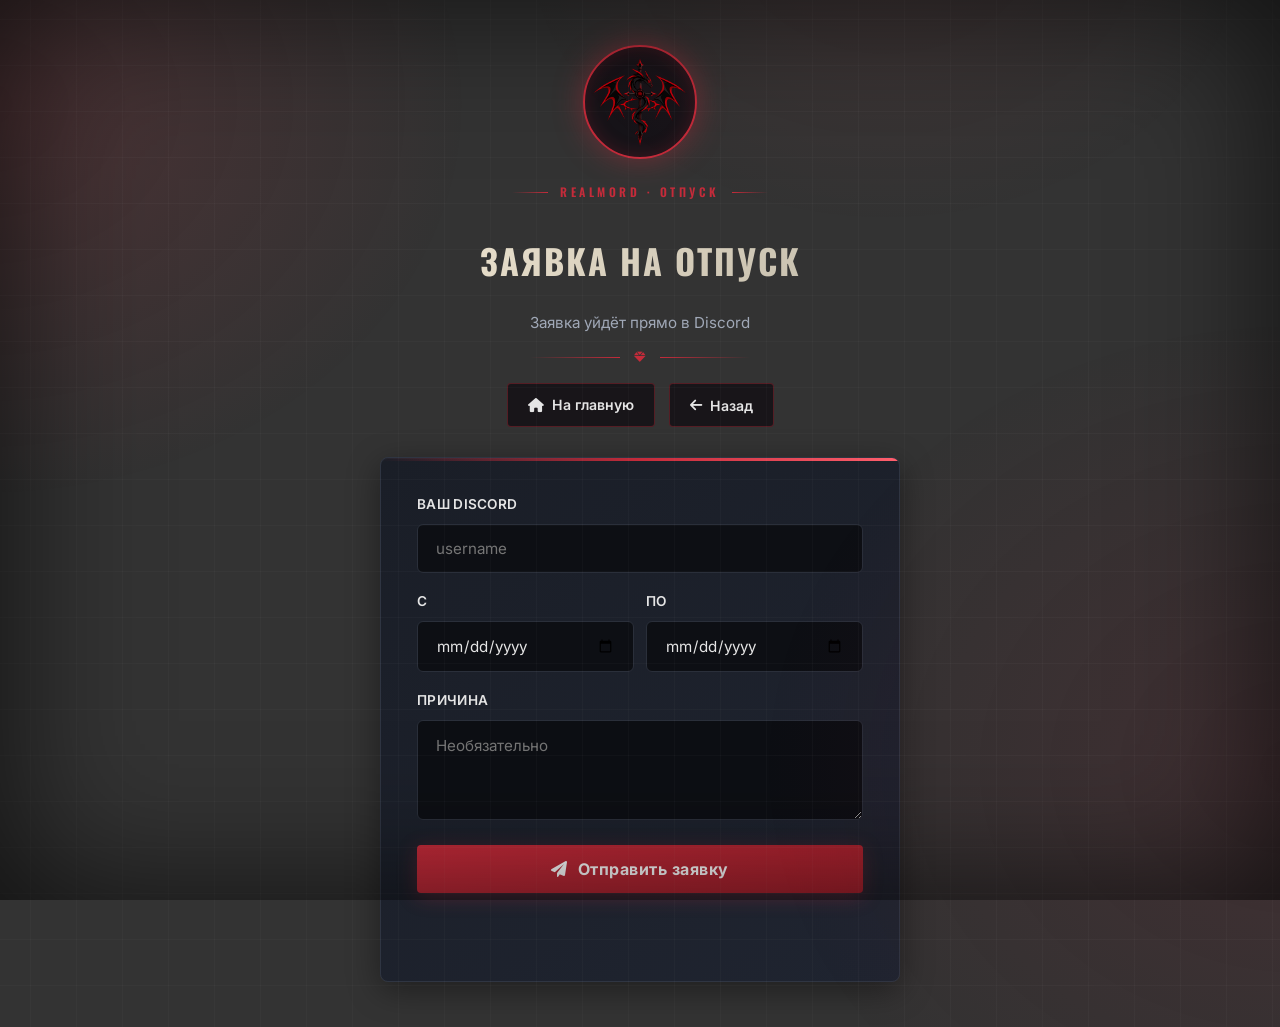
<file: vacation.html>
<!DOCTYPE html>
<html lang="ru">
<head>
    <link rel="icon" type="image/png" href="emblem.png">
    <meta charset="UTF-8">
    <meta name="viewport" content="width=device-width, initial-scale=1.0">
    <title>Отпуск · RealMord</title>
    <link rel="preconnect" href="https://fonts.googleapis.com">
    <link rel="preconnect" href="https://fonts.gstatic.com" crossorigin>
    <link href="https://fonts.googleapis.com/css2?family=Inter:opsz,wght@14..32,400;14..32,600;14..32,800&family=Oswald:wght@500;600;700&display=swap" rel="stylesheet">
    <link rel="stylesheet" href="https://cdnjs.cloudflare.com/ajax/libs/font-awesome/6.0.0-beta3/css/all.min.css">
    <link rel="stylesheet" href="style.css">
    <style>
        body {
            padding-left: 0;
            background: linear-gradient(0deg, rgba(0,0,0,0.8), rgba(0,0,0,0.8)),
                        url('https://i.imgur.com/sFnCmCG.png') center/cover fixed;
        }
        .apply-page {
            max-width: 520px;
            margin: 5vh auto;
            padding: 0 20px;
        }
        .apply-header {
            text-align: center;
            margin-bottom: 30px;
        }
        .apply-header h1 {
            font-size: 2.15rem;
            font-weight: 800;
            background: linear-gradient(135deg, #f0e6d2, #c0b9a8);
            -webkit-background-clip: text;
            -webkit-text-fill-color: transparent;
        }
        .apply-header p {
            color: #a0a8b7;
            font-size: 0.95rem;
            margin-top: 8px;
        }
        .form-container {
            animation: fadeUp 0.6s ease forwards;
        }
        .form-group .error-msg {
            color: #f87171;
            font-size: 0.85rem;
            margin-top: 4px;
            display: none;
        }
        .form-group input.error,
        .form-group textarea.error {
            border-color: #f87171;
            box-shadow: 0 0 0 3px rgba(248, 113, 113, 0.2);
        }
        body.light-theme .form-group input.error,
        body.light-theme .form-group textarea.error {
            border-color: #dc2626;
            box-shadow: 0 0 0 3px rgba(220, 38, 38, 0.15);
        }
        body.light-theme .apply-header h1 {
            background: linear-gradient(135deg, #2c3e50, #4a5a6a);
            -webkit-background-clip: text;
            -webkit-text-fill-color: transparent;
        }
        .date-row {
            display: flex;
            gap: 12px;
        }
        .date-row .form-group {
            flex: 1;
        }
    </style>
</head>
<body>
    <div class="apply-page">
        <div class="apply-header">
            <div class="page-emblem"><img src="emblem.png" alt="RealMord"></div>
            <span class="page-eyebrow">RealMord · Отпуск</span>
            <h1>Заявка на отпуск</h1>
            <p>Заявка уйдёт прямо в Discord</p>
            <div class="page-divider">
                <span></span><i class="fas fa-gem"></i><span></span>
            </div>
            <div class="page-actions">
                <a href="index.html" class="back-link"><i class="fas fa-home"></i> На главную</a>
                <button type="button" class="back-link" data-go-back><i class="fas fa-arrow-left"></i> Назад</button>
            </div>
        </div>

        <div class="form-container">
            <form id="vacation-form">
                <div class="form-group">
                    <label for="vac-discord">Ваш Discord</label>
                    <input type="text" id="vac-discord" placeholder="username" required>
                </div>
                <div class="date-row">
                    <div class="form-group">
                        <label for="vac-from">С</label>
                        <input type="date" id="vac-from" required>
                    </div>
                    <div class="form-group">
                        <label for="vac-to">По</label>
                        <input type="date" id="vac-to" required>
                    </div>
                </div>
                <div class="form-group">
                    <label for="vac-reason">Причина</label>
                    <textarea id="vac-reason" rows="3" placeholder="Необязательно"></textarea>
                </div>
                <button type="submit" class="form-submit" id="vac-submit-btn">
                    <i class="fas fa-paper-plane"></i> Отправить заявку
                </button>
                <p class="form-status" id="vac-status"></p>
            </form>
        </div>
    </div>

    <script>
        (function() {
            const API_BASES = ['https://0y1j17bs1g.apps.bot-hosting.cloud', 'http://localhost:3000'];
            async function postJSON(path, body) {
                let lastErr;
                for (const base of API_BASES) {
                    let res;
                    const ctrl = new AbortController();
                    const timer = setTimeout(() => ctrl.abort(), 9000);
                    try {
                        res = await fetch(base + path, {
                            method: 'POST',
                            headers: { 'Content-Type': 'application/json' },
                            body: JSON.stringify(body),
                            signal: ctrl.signal
                        });
                    } catch (err) {
                        clearTimeout(timer);
                        lastErr = err;
                        continue;
                    }
                    clearTimeout(timer);
                    return await res.json();
                }
                throw lastErr || new Error('network');
            }
            const form = document.getElementById('vacation-form');
            const statusEl = document.getElementById('vac-status');
            const submitBtn = document.getElementById('vac-submit-btn');

            if (form) {
                form.addEventListener('submit', async (e) => {
                    e.preventDefault();

                    const discord = document.getElementById('vac-discord').value.trim();
                    const dateFrom = document.getElementById('vac-from').value;
                    const dateTo = document.getElementById('vac-to').value;
                    const reason = document.getElementById('vac-reason').value.trim();

                    if (!discord || !dateFrom || !dateTo) {
                        statusEl.style.color = '#f87171';
                        statusEl.textContent = 'Заполните все обязательные поля.';
                        return;
                    }

                    if (new Date(dateTo) < new Date(dateFrom)) {
                        statusEl.style.color = '#f87171';
                        statusEl.textContent = 'Дата окончания не может быть раньше начала.';
                        return;
                    }

                    submitBtn.disabled = true;
                    submitBtn.innerHTML = '<i class="fas fa-spinner fa-spin"></i> Отправка...';
                    statusEl.textContent = '';

                    try {
                        const data = await postJSON('/vacation', { discord, dateFrom, dateTo, reason });
                        if (data.ok) {
                            statusEl.style.color = '#4ade80';
                            statusEl.textContent = 'Заявка отправлена! Администрация рассмотрит её.';
                            form.reset();
                        } else {
                            throw new Error(data.error || 'Ошибка сервера');
                        }
                    } catch {
                        statusEl.style.color = '#f87171';
                        statusEl.textContent = 'Ошибка отправки. Попробуй позже.';
                    } finally {
                        submitBtn.disabled = false;
                        submitBtn.innerHTML = '<i class="fas fa-paper-plane"></i> Отправить заявку';
                    }
                });
            }

            const savedTheme = localStorage.getItem('rezero-theme');
            if (savedTheme === 'light') {
                document.body.classList.add('light-theme');
            }
        })();
    </script>
<script src="fx.js"></script>
</body>
</html>
</file>
<file: style.css>
html {
    scroll-behavior: smooth;
    scroll-padding-top: 30px;
}
html, body {
    margin: 0;
    padding: 0;
}
body {
    scroll-behavior: smooth;
    background: linear-gradient(0deg, rgba(0,0,0,0.7), rgba(0,0,0,0.7)),
                url('https://i.imgur.com/sFnCmCG.png') center/cover fixed;
    font-family: 'Inter', sans-serif;
    color: #e5e5e5;
    line-height: 1.6;
    transition: background 0.3s, color 0.2s;
    padding-left: 80px;
    min-height: 100vh;
    position: relative;
}
body::before {
    content: '';
    position: fixed;
    top: 0;
    left: 0;
    width: 100%;
    height: 100%;
    box-shadow: inset 0 0 150px rgba(0,0,0,0.7);
    pointer-events: none;
    z-index: 1;
}

/* ========== БОКОВАЯ ПАНЕЛЬ ========== */
.side-nav {
    position: fixed;
    left: 0;
    top: 0;
    width: 76px;
    height: 100vh;
    background: linear-gradient(180deg, rgba(15, 13, 19, 0.96), rgba(23, 15, 21, 0.96));
    backdrop-filter: blur(14px);
    border-right: 1px solid rgba(197, 43, 58, 0.3);
    box-shadow: 4px 0 26px rgba(0, 0, 0, 0.45);
    transition: width 0.4s cubic-bezier(0.2, 0.8, 0.2, 1);
    z-index: 1000;
    overflow-y: auto;
    overflow-x: hidden;
    white-space: nowrap;
    scrollbar-width: thin;
    scrollbar-color: rgba(197, 43, 58, 0.5) transparent;
}
.side-nav:hover {
    width: 252px;
}
.side-nav::-webkit-scrollbar { width: 5px; }
.side-nav::-webkit-scrollbar-thumb { background: rgba(197, 43, 58, 0.5); border-radius: 3px; }
.side-nav::-webkit-scrollbar-track { background: transparent; }
.side-nav ul {
    list-style: none;
    padding: 16px 0 20px;
    margin: 0;
    display: flex;
    flex-direction: column;
    gap: 4px;
}
.side-nav li {
    width: 100%;
}
.side-nav a {
    display: flex;
    align-items: center;
    gap: 14px;
    padding: 10px 17px;
    margin: 0 8px;
    width: calc(100% - 16px);
    box-sizing: border-box;
    color: #9aa5b8;
    text-decoration: none;
    font-weight: 600;
    font-size: 0.9rem;
    letter-spacing: 0.3px;
    border-radius: 6px;
    position: relative;
    white-space: nowrap;
    transition: background 0.25s, color 0.25s, transform 0.25s;
}
.side-nav a::before {
    content: '';
    position: absolute;
    left: 0;
    top: 18%;
    width: 3px;
    height: 64%;
    border-radius: 0 3px 3px 0;
    background: linear-gradient(180deg, #ff5f6d, #c52b3a);
    transform: scaleY(0);
    transition: transform 0.3s cubic-bezier(0.2, 0.8, 0.2, 1);
}
.side-nav a i {
    width: 26px;
    text-align: center;
    font-size: 1.1rem;
    color: #c52b3a;
    flex-shrink: 0;
    transition: transform 0.3s cubic-bezier(0.2, 0.8, 0.2, 1), color 0.3s;
}
.side-nav a span {
    opacity: 0;
    transform: translateX(-10px);
    transition: opacity 0.3s, transform 0.4s cubic-bezier(0.2, 0.8, 0.2, 1);
    overflow: hidden;
    text-overflow: ellipsis;
}
.side-nav:hover a span {
    opacity: 1;
    transform: translateX(0);
}
.side-nav a:hover {
    background: linear-gradient(90deg, rgba(197, 43, 58, 0.25), rgba(197, 43, 58, 0.05));
    color: #ffffff;
    transform: translateX(4px);
}
.side-nav a:hover::before { transform: scaleY(1); }
.side-nav a:hover i,
.side-nav a:hover svg { transform: scale(1.15); }
.side-nav a:hover i { color: #ff7a85; }

/* --- бренд вверху панели --- */
.side-nav .nav-brand {
    padding: 12px 8px;
}
.side-nav .nav-brand img {
    width: 36px;
    height: 36px;
    border-radius: 50%;
    padding: 2px;
    background: rgba(14, 10, 16, 0.85);
    border: 1.5px solid rgba(197, 43, 58, 0.7);
    box-shadow: 0 0 14px rgba(197, 43, 58, 0.4);
    flex-shrink: 0;
    transition: box-shadow 0.3s, transform 0.3s cubic-bezier(0.2, 0.8, 0.2, 1);
}
.side-nav .nav-brand:hover img {
    box-shadow: 0 0 24px rgba(197, 43, 58, 0.85);
    transform: rotate(10deg) scale(1.08);
}
.side-nav .nav-brand span {
    font-weight: 800;
    font-size: 0.95rem;
    letter-spacing: 2.5px;
    text-transform: uppercase;
    color: #f0e6d2;
}
.side-nav .nav-brand:hover span { color: #ffffff; }
.side-nav .nav-brand:hover {
    background: linear-gradient(90deg, rgba(197, 43, 58, 0.2), rgba(197, 43, 58, 0.04));
}

/* --- разделители групп --- */
.side-nav .nav-sep {
    height: 1px;
    margin: 8px 16px;
    background: linear-gradient(90deg, transparent, rgba(255, 255, 255, 0.14), transparent);
}

/* --- пункт Discord --- */
.side-nav .nav-discord { color: #8f9bff; }
.side-nav .nav-discord svg {
    width: 26px;
    height: 26px;
    flex-shrink: 0;
    transition: transform 0.3s cubic-bezier(0.2, 0.8, 0.2, 1);
}
.side-nav .nav-discord::before {
    background: linear-gradient(180deg, #7f8dff, #5865f2);
}
.side-nav .nav-discord:hover {
    background: linear-gradient(90deg, rgba(88, 101, 242, 0.3), rgba(88, 101, 242, 0.06));
    color: #b6bfff;
}

/* ===== ПОДМЕНЮ ЗАЯВОК ===== */
.side-nav .has-submenu {
    position: relative;
}
.side-nav .submenu {
    list-style: none;
    padding: 0;
    margin: 0;
    display: flex;
    flex-direction: column;
    gap: 2px;
    max-height: 0;
    overflow: hidden;
    transition: max-height 0.3s ease;
}
.side-nav:hover .has-submenu:hover .submenu {
    max-height: 200px;
}
.side-nav .submenu a {
    padding: 6px 16px 6px 56px;
    font-size: 0.85rem;
    border-left: 2px solid transparent;
}
.side-nav .submenu a i {
    width: 26px;
    height: 26px;
    display: flex;
    align-items: center;
    justify-content: center;
    font-size: 0.85rem;
    color: #c52b3a;
    background: rgba(197, 43, 58, 0.12);
    border-radius: 4px;
    flex-shrink: 0;
    transition: all 0.2s;
}
.side-nav .submenu a:hover i {
    background: #c52b3a;
    color: #fff;
    box-shadow: 0 0 12px rgba(197, 43, 58, 0.5);
}
.side-nav .submenu a span {
    display: inline !important;
    opacity: 1 !important;
    font-size: 0.85rem;
}
.side-nav .submenu a:hover {
    background: #c52b3a15;
    border-left-color: #c52b3a;
}
body.light-theme .side-nav .submenu a i {
    background: rgba(197, 43, 58, 0.08);
}
body.light-theme .side-nav .submenu a:hover i {
    background: #c52b3a;
    color: #fff;
}
.side-nav .has-submenu > a::after {
    content: '\f0da';
    font-family: 'Font Awesome 6 Free';
    font-weight: 900;
    margin-left: auto;
    margin-right: 8px;
    color: #5a6478;
    font-size: 0.8rem;
    transition: transform 0.3s;
}
.side-nav:hover .has-submenu:hover > a::after {
    transform: rotate(90deg);
}

/* ===== ОСНОВНОЙ КОНТЕЙНЕР С ПЛАВНЫМ СВЕЧЕНИЕМ ===== */
.container {
    position: relative;
    z-index: 2;
    max-width: 1000px;
    width: calc(100% - 40px);
    margin: 5vh auto;
    background: rgba(21, 24, 30, 0.85);
    backdrop-filter: blur(8px);
    border-radius: 8px;
    overflow: hidden;
    padding: 40px 35px;
    transition: background 0.3s, box-shadow 0.3s;
    opacity: 0;
    transform: translateY(20px);
    animation: appearContent 3s forwards;
    box-shadow: 0 0 8px 2px rgba(197, 43, 58, 0.5),
                0 20px 40px rgba(0, 0, 0, 0.6),
                0 0 0 1px rgba(197, 43, 58, 0.3);
    animation: appearContent 3s forwards, subtleGlow 3s infinite ease-in-out;
}
@keyframes subtleGlow {
    0% {
        box-shadow: 0 0 6px 2px rgba(197, 43, 58, 0.4),
                    0 20px 40px rgba(0, 0, 0, 0.6),
                    0 0 0 1px rgba(197, 43, 58, 0.3);
    }
    50% {
        box-shadow: 0 0 12px 3px rgba(197, 43, 58, 0.7),
                    0 20px 40px rgba(0, 0, 0, 0.6),
                    0 0 0 1px rgba(197, 43, 58, 0.4);
    }
    100% {
        box-shadow: 0 0 6px 2px rgba(197, 43, 58, 0.4),
                    0 20px 40px rgba(0, 0, 0, 0.6),
                    0 0 0 1px rgba(197, 43, 58, 0.3);
    }
}
@keyframes appearContent {
    0% { opacity: 0; transform: translateY(20px); }
    80% { opacity: 0; transform: translateY(20px); }
    100% { opacity: 1; transform: translateY(0); }
}

/* ===== УЛУЧШЕННАЯ ЗАСТАВКА ===== */
.splash {
    position: fixed;
    top: 0;
    left: 0;
    width: 100%;
    height: 100%;
    background: linear-gradient(0deg, rgba(0,0,0,0.7), rgba(0,0,0,0.7)),
                url('https://i.imgur.com/sFnCmCG.png') center/cover fixed;
    z-index: 2000;
    display: flex;
    align-items: center;
    justify-content: center;
    flex-direction: column;
    opacity: 1;
    visibility: visible;
    animation: fadeOutSplash 3s forwards;
    overflow: hidden;
}
.splash-ring {
    position: absolute;
    width: 280px;
    height: 280px;
    border: 3px solid rgba(197, 43, 58, 0.6);
    border-radius: 50%;
    box-shadow: 0 0 20px rgba(197, 43, 58, 0.5);
    animation: spin 8s linear infinite;
}
.splash-ring-2 {
    position: absolute;
    width: 320px;
    height: 320px;
    border: 2px solid rgba(255, 255, 255, 0.3);
    border-radius: 50%;
    border-top-color: #c52b3a;
    border-right-color: transparent;
    animation: spin 6s linear reverse infinite;
}
.sparkles {
    position: absolute;
    width: 100%;
    height: 100%;
    pointer-events: none;
}
.sparkle {
    position: absolute;
    width: 4px;
    height: 4px;
    background: radial-gradient(circle, #ff6a6a, #c52b3a);
    border-radius: 50%;
    box-shadow: 0 0 8px #ff4d4d;
    opacity: 0;
    animation: sparkle 1.8s infinite ease-in-out;
    animation-delay: calc(var(--i) * 0.3s);
    top: calc(50% + sin(var(--i) * 60deg) * 150px);
    left: calc(50% + cos(var(--i) * 60deg) * 150px);
}
@keyframes sparkle {
    0% { opacity: 0; transform: scale(0.8); }
    50% { opacity: 1; transform: scale(1.2); }
    100% { opacity: 0; transform: scale(0.6); }
}
.splash-icon {
    width: 220px;
    height: 220px;
    background: rgba(30, 34, 43, 0.85);
    backdrop-filter: blur(12px);
    border-radius: 50%;
    display: flex;
    align-items: center;
    justify-content: center;
    border: 4px solid #c52b3a;
    box-shadow: 0 0 40px rgba(197, 43, 58, 0.6);
    font-size: 100px;
    font-weight: 800;
    font-family: 'Inter', sans-serif;
    color: #c52b3a;
    text-shadow: 0 0 20px rgba(197,43,58,0.5);
    animation: pulseGlow 1.2s ease-out forwards, float 3s ease-in-out infinite;
    position: relative;
    z-index: 2;
}
.splash-sub {
    margin-top: 20px;
    font-size: 1.8rem;
    font-weight: 600;
    letter-spacing: 2px;
    color: #e5e5e5;
    text-shadow: 0 0 10px rgba(197, 43, 58, 0.5);
    opacity: 0;
    animation: fadeInOut 2s ease-in-out forwards;
    z-index: 2;
}
.splash-text {
    margin-top: 20px;
    text-align: center;
    z-index: 2;
    opacity: 0;
    animation: fadeInText 2s 0.8s forwards;
}
.clan-slogan {
    display: block;
    font-size: 1.4rem;
    font-weight: 500;
    letter-spacing: 2px;
    color: #f0e6d2;
    text-shadow: 0 0 15px rgba(197, 43, 58, 0.8);
    background: linear-gradient(135deg, #fff5e6, #c52b3a);
    -webkit-background-clip: text;
    -webkit-text-fill-color: transparent;
    margin-bottom: 8px;
}
.clan-tagline {
    display: block;
    font-size: 1rem;
    color: #b9c2d4;
    letter-spacing: 1px;
    border-top: 1px solid rgba(197, 43, 58, 0.5);
    display: inline-block;
    padding-top: 8px;
    margin-top: 5px;
    animation: softPulse 2s infinite;
}
@keyframes spin {
    from { transform: rotate(0deg); }
    to { transform: rotate(360deg); }
}
@keyframes pulseGlow {
    0% {
        opacity: 0;
        transform: scale(0.8);
        box-shadow: 0 0 0 rgba(197,43,58,0);
    }
    50% {
        opacity: 1;
        transform: scale(1.1);
        box-shadow: 0 0 60px rgba(197,43,58,0.8);
    }
    100% {
        opacity: 1;
        transform: scale(1);
        box-shadow: 0 0 30px rgba(197,43,58,0.5);
    }
}
@keyframes float {
    0% { transform: translateY(0px); }
    50% { transform: translateY(-8px); }
    100% { transform: translateY(0px); }
}
@keyframes fadeInOut {
    0% { opacity: 0; transform: translateY(10px); }
    20% { opacity: 1; transform: translateY(0); }
    80% { opacity: 1; transform: translateY(0); }
    100% { opacity: 0; transform: translateY(-10px); }
}
@keyframes fadeOutSplash {
    0% { opacity: 1; visibility: visible; }
    80% { opacity: 1; visibility: visible; }
    100% { opacity: 0; visibility: hidden; }
}
@keyframes fadeInText {
    0% { opacity: 0; transform: translateY(15px); }
    100% { opacity: 1; transform: translateY(0); }
}
@keyframes softPulse {
    0% { opacity: 0.7; text-shadow: 0 0 0px rgba(197,43,58,0); }
    50% { opacity: 1; text-shadow: 0 0 8px rgba(197,43,58,0.6); }
    100% { opacity: 0.7; text-shadow: 0 0 0px rgba(197,43,58,0); }
}

.clan-icon {
    background: #1e2128;
    border-radius: 50%;
    width: 80px;
    height: 80px;
    display: flex;
    align-items: center;
    justify-content: center;
    font-size: 42px;
    font-weight: 800;
    color: #c52b3a;
    border: 3px solid #c52b3a;
    box-shadow: 0 0 15px rgba(197, 43, 58, 0.5);
    transition: box-shadow 0.3s;
    position: relative;
    overflow: hidden;
    line-height: 1;
    text-align: center;
}
.clan-icon:hover {
    box-shadow: 0 0 25px rgba(197, 43, 58, 0.9);
}
.clan-icon::after {
    content: '';
    position: absolute;
    top: -50%;
    left: -50%;
    width: 200%;
    height: 200%;
    background: linear-gradient(45deg, transparent, rgba(255,255,255,0.2), transparent);
    transform: rotate(45deg);
    animation: shine 3s infinite;
}
@keyframes shine {
    0% { transform: translateX(-100%) rotate(45deg); }
    100% { transform: translateX(100%) rotate(45deg); }
}
.clan-header {
    display: flex;
    align-items: center;
    gap: 20px;
    margin-bottom: 40px;
    border-bottom: 2px solid #9b1d2c;
    padding-bottom: 25px;
    flex-wrap: wrap;
    justify-content: space-between;
}
.clan-title {
    flex: 1;
}
.clan-title h1 {
    font-size: 2.5rem;
    font-weight: 800;
    letter-spacing: -0.5px;
    background: linear-gradient(135deg, #f0e6d2, #c0b9a8);
    -webkit-background-clip: text;
    -webkit-text-fill-color: transparent;
    line-height: 1.2;
}
.clan-title p {
    color: #a0a8b7;
    font-size: 1.1rem;
    display: flex;
    align-items: center;
    gap: 10px;
    margin-top: 8px;
}
.clan-title p i {
    color: #c52b3a;
}
.theme-switch-wrapper {
    display: flex;
    align-items: center;
}
.theme-toggle-btn {
    background: #2a2f3b;
    border: none;
    color: #e5e5e5;
    font-size: 1rem;
    font-weight: 600;
    padding: 8px 18px;
    border-radius: 4px;
    cursor: pointer;
    transition: all 0.2s;
    display: flex;
    align-items: center;
    gap: 8px;
    font-family: inherit;
    border: 1px solid #3d424f;
}
.theme-toggle-btn:hover {
    background: #c52b3a;
    color: white;
    border-color: #c52b3a;
}
@keyframes fadeUp {
    0% {
        opacity: 0;
        transform: translateY(20px);
    }
    100% {
        opacity: 1;
        transform: translateY(0);
    }
}
.rule-section,
.expiration-box,
.footer-note {
    animation: fadeUp 0.6s ease forwards;
    opacity: 0;
}
.rule-section:nth-child(1) { animation-delay: 0.2s; }
.rule-section:nth-child(2) { animation-delay: 0.3s; }
.rule-section:nth-child(3) { animation-delay: 0.4s; }
.rule-section:nth-child(4) { animation-delay: 0.5s; }
.rule-section:nth-child(5) { animation-delay: 0.6s; }
.rule-section:nth-child(6) { animation-delay: 0.7s; }
.rule-section:nth-child(7) { animation-delay: 0.8s; }
.rule-section:nth-child(8) { animation-delay: 0.9s; }
.rule-section:nth-child(9) { animation-delay: 1.0s; }
.rule-section:nth-child(10) { animation-delay: 1.1s; }
.rule-section:nth-child(11) { animation-delay: 1.2s; }

.expiration-box { animation-delay: 1.3s; }
.footer-note { animation-delay: 1.4s; }

.rule-section {
    margin-bottom: 45px;
    scroll-margin-top: 20px;
}
.section-header {
    display: flex;
    align-items: center;
    gap: 15px;
    margin-bottom: 25px;
    border-bottom: 1px solid #2f3542;
    padding-bottom: 10px;
}
.section-icon {
    width: 48px;
    height: 48px;
    background: #1e2128;
    border-radius: 6px;
    display: flex;
    align-items: center;
    justify-content: center;
    font-size: 24px;
    color: #c52b3a;
    border: 1px solid #3a4050;
}
.section-header h2 {
    font-size: 2rem;
    font-weight: 700;
    color: #f0e6d2;
}
.rules-list {
    list-style: none;
}
.rule-item {
    background: #1a1e27;
    margin-bottom: 12px;
    padding: 18px 25px;
    border-radius: 6px;
    border-left: 5px solid #2f3542;
    transition: 0.2s;
    box-shadow: 0 4px 12px rgba(0,0,0,0.3);
}
.rule-item:hover {
    border-left-color: #c52b3a;
    background: #1f232d;
}
.rule-number {
    font-weight: 700;
    color: #c52b3a;
    font-size: 1.1rem;
    display: inline-block;
    margin-right: 10px;
    min-width: 45px;
}
.rule-text {
    color: #d5deec;
}
.punishment {
    margin-top: 10px;
    padding: 12px 16px;
    background: #252b36;
    border-radius: 4px;
    border-left: 4px solid #b38b5c;
}

.punishment-scale {
    display: flex;
    align-items: center;
    flex-wrap: wrap;
    gap: 8px;
}

.pstep {
    display: inline-flex;
    align-items: center;
    gap: 5px;
    padding: 4px 12px;
    border-radius: 4px;
    font-size: 0.7rem;
    font-weight: 700;
    letter-spacing: 0.5px;
    text-transform: uppercase;
    white-space: nowrap;
    transition: transform 0.2s, box-shadow 0.2s;
    cursor: help;
    line-height: 1.3;
    position: relative;
}
.pstep i {
    font-size: 0.8rem;
}
.pstep-warn {
    background: linear-gradient(135deg, #8c4a1a, #6b3612, #a85d22, #7a4018);
    background-size: 300% 300%;
    color: #e8d5c0;
    box-shadow: 0 0 8px rgba(140, 74, 26, 0.3);
    animation: gradientFlow 4.5s ease-in-out infinite;
}
.pstep-timeout {
    background: linear-gradient(135deg, #8b2020, #5c1414, #a32828, #6e1818);
    background-size: 300% 300%;
    color: #e8c8c8;
    box-shadow: 0 0 8px rgba(139, 32, 32, 0.3);
    animation: gradientFlow 4.5s ease-in-out infinite;
}
.pstep-ban {
    background: linear-gradient(135deg, #7f1d1d, #450a0a, #9b1d2c, #5c1515);
    background-size: 300% 300%;
    color: #e0bebe;
    box-shadow: 0 0 8px rgba(127, 29, 29, 0.3);
    border: 1px solid rgba(252, 165, 165, 0.12);
    animation: gradientFlow 4.5s ease-in-out infinite;
}

@keyframes gradientFlow {
    0% { background-position: 0% 50%; }
    50% { background-position: 100% 50%; }
    100% { background-position: 0% 50%; }
}
.pstep-dismiss {
    background: linear-gradient(135deg, #4a3050, #2d1a35, #5c3a65, #3a2540);
    background-size: 300% 300%;
    color: #ddd0e0;
    box-shadow: 0 0 8px rgba(100, 60, 120, 0.3);
    border: 1px solid rgba(200, 180, 200, 0.12);
    animation: gradientFlow 4.5s ease-in-out infinite;
}
body.light-theme .pstep-dismiss {
    background: linear-gradient(135deg, #8a6a90, #6a4a70, #9a7aa0, #7a5a80);
    background-size: 300% 300%;
    color: #f0e8f0;
    animation: gradientFlow 4.5s ease-in-out infinite;
}
.pstep-only {
    font-size: 0.75rem;
    padding: 5px 18px;
    box-shadow: 0 0 14px rgba(127, 29, 29, 0.5);
}
.parrow {
    display: inline-flex;
    align-items: center;
    position: relative;
    width: 22px;
    height: 2px;
    background: linear-gradient(90deg, #c52b3a, #c52b3a88, transparent);
    flex-shrink: 0;
}
.parrow::after {
    content: '';
    position: absolute;
    right: -1px;
    top: 50%;
    transform: translateY(-50%);
    width: 0;
    height: 0;
    border-top: 4px solid transparent;
    border-bottom: 4px solid transparent;
    border-left: 6px solid #c52b3a;
}

.sub-rule {
    margin-left: 45px;
    margin-top: 10px;
    padding: 14px 20px;
    background: #1f232e;
    border-radius: 4px;
    border-left: 3px solid #3f4656;
}
.expiration-box {
    background: #1a1f2b;
    border-radius: 8px;
    padding: 30px 30px;
    margin-top: 40px;
    border: 2px dashed #9b1d2c;
    display: flex;
    flex-wrap: wrap;
    gap: 30px;
}
.exp-item {
    flex: 1 1 250px;
    background: #252c38;
    padding: 20px;
    border-radius: 6px;
    border-top: 5px solid #c52b3a;
}
.exp-item h3 {
    font-size: 1.4rem;
    color: #ffd6b3;
    margin-bottom: 15px;
}
.exp-item p {
    color: #b9c8e0;
}
hr {
    border: none;
    height: 2px;
    background: linear-gradient(90deg, #2f3542, #9b1d2c, #2f3542);
    margin: 35px 0 20px;
}
.footer-note {
    text-align: center;
    color: #7f8a9e;
    font-size: 0.9rem;
    margin-top: 20px;
}

/* ===== TOOLTIPS ===== */
.pstep[data-tooltip]:hover::after {
    content: attr(data-tooltip);
    position: absolute;
    bottom: calc(100% + 12px);
    left: 50%;
    transform: translateX(-50%);
    background: #1a1e27;
    color: #e5e5e5;
    padding: 7px 14px;
    border-radius: 4px;
    font-size: 0.78rem;
    white-space: nowrap;
    font-weight: 400;
    text-transform: none;
    letter-spacing: 0;
    box-shadow: 0 4px 16px rgba(0,0,0,0.6);
    border: 1px solid #3a4050;
    z-index: 100;
    pointer-events: none;
    animation: tooltipFade 0.15s ease-out;
}
.pstep[data-tooltip]:hover::before {
    content: '';
    position: absolute;
    bottom: calc(100% + 5px);
    left: 50%;
    transform: translateX(-50%);
    border: 6px solid transparent;
    border-top-color: #3a4050;
    z-index: 100;
    pointer-events: none;
}
@keyframes tooltipFade {
    from { opacity: 0; transform: translateX(-50%) translateY(6px); }
    to { opacity: 1; transform: translateX(-50%) translateY(0); }
}

/* ========== СВЕТЛАЯ ТЕМА ========== */
body.light-theme {
    background: linear-gradient(0deg, rgba(255,255,255,0.85), rgba(255,255,255,0.85)),
                url('https://i.imgur.com/sFnCmCG.png') center/cover fixed;
    color: #1e2a3a;
}
body.light-theme .side-nav {
    background: linear-gradient(180deg, rgba(250, 251, 253, 0.96), rgba(245, 247, 250, 0.96));
    backdrop-filter: blur(12px);
    border-right-color: rgba(197, 43, 58, 0.35);
    box-shadow: 4px 0 22px rgba(0, 0, 0, 0.1);
}
body.light-theme .side-nav a {
    color: #46566b;
}
body.light-theme .side-nav a i {
    color: #c52b3a;
}
body.light-theme .side-nav a:hover {
    background: linear-gradient(90deg, rgba(197, 43, 58, 0.14), rgba(197, 43, 58, 0.03));
    color: #b91c1c;
}
body.light-theme .side-nav .nav-brand img {
    background: #ffffff;
    box-shadow: 0 0 12px rgba(197, 43, 58, 0.3);
}
body.light-theme .side-nav .nav-brand span {
    color: #2c3e50;
}
body.light-theme .side-nav .nav-brand:hover span {
    color: #b91c1c;
}
body.light-theme .side-nav .nav-sep {
    background: linear-gradient(90deg, transparent, rgba(0, 0, 0, 0.14), transparent);
}
body.light-theme .side-nav .nav-discord {
    color: #4a55c9;
}
body.light-theme .side-nav .submenu {
    background: rgba(248, 250, 252, 0.98);
    border-color: #d0d7e0;
}
body.light-theme .side-nav .submenu a {
    color: #2c3e50;
}
body.light-theme .side-nav .submenu a:hover {
    background: #c52b3a15;
}
body.light-theme .side-nav .has-submenu > a::after {
    color: #94a3b8;
}
body.light-theme .container {
    background: rgba(255, 255, 255, 0.9);
    backdrop-filter: blur(8px);
    box-shadow: 0 0 8px 2px rgba(197, 43, 58, 0.4),
                0 20px 40px rgba(0, 0, 0, 0.1),
                0 0 0 1px rgba(197, 43, 58, 0.2);
    animation: appearContent 3s forwards, subtleGlowLight 3s infinite ease-in-out;
}
@keyframes subtleGlowLight {
    0% {
        box-shadow: 0 0 6px 2px rgba(197, 43, 58, 0.3),
                    0 20px 40px rgba(0, 0, 0, 0.1),
                    0 0 0 1px rgba(197, 43, 58, 0.2);
    }
    50% {
        box-shadow: 0 0 10px 3px rgba(197, 43, 58, 0.6),
                    0 20px 40px rgba(0, 0, 0, 0.1),
                    0 0 0 1px rgba(197, 43, 58, 0.3);
    }
    100% {
        box-shadow: 0 0 6px 2px rgba(197, 43, 58, 0.3),
                    0 20px 40px rgba(0, 0, 0, 0.1),
                    0 0 0 1px rgba(197, 43, 58, 0.2);
    }
}
body.light-theme .clan-icon {
    background: #f0f2f5;
    border-color: #c52b3a;
    box-shadow: 0 0 15px rgba(197, 43, 58, 0.3);
}
body.light-theme .clan-icon:hover {
    box-shadow: 0 0 25px rgba(197, 43, 58, 0.6);
}
body.light-theme .clan-icon::after {
    background: linear-gradient(45deg, transparent, rgba(0,0,0,0.1), transparent);
}
body.light-theme .clan-title p {
    color: #4b5b6c;
}
body.light-theme .theme-toggle-btn {
    background: #e9ecef;
    color: #1e2a3a;
    border-color: #cbd5e1;
}
body.light-theme .theme-toggle-btn:hover {
    background: #c52b3a;
    color: white;
}
body.light-theme .section-header {
    border-bottom-color: #e2e8f0;
}
body.light-theme .section-icon {
    background: #f1f5f9;
    border-color: #cbd5e1;
    color: #c52b3a;
}
body.light-theme .section-header h2 {
    color: #2c3e50;
}
body.light-theme .rule-item {
    background: #f9fafb;
    border-left-color: #e2e8f0;
    box-shadow: 0 2px 6px rgba(0,0,0,0.05);
}
body.light-theme .rule-item:hover {
    background: #ffffff;
    border-left-color: #c52b3a;
}
body.light-theme .rule-text {
    color: #1e2a3a;
}
body.light-theme .punishment {
    background: #f1f5f9;
    border-left-color: #c52b3a;
}
body.light-theme .pstep-warn {
    background: linear-gradient(135deg, #a85d30, #8c4a1a, #c07038, #7a4018);
    background-size: 300% 300%;
    color: #f5ede4;
    animation: gradientFlow 4.5s ease-in-out infinite;
}
body.light-theme .pstep-timeout {
    background: linear-gradient(135deg, #a33030, #7a2020, #c54040, #601818);
    background-size: 300% 300%;
    color: #f5e0e0;
    animation: gradientFlow 4.5s ease-in-out infinite;
}
body.light-theme .pstep-ban {
    background: linear-gradient(135deg, #b91c1c, #7f1d1d, #dc2626, #5c1515);
    background-size: 300% 300%;
    color: #fecaca;
    animation: gradientFlow 4.5s ease-in-out infinite;
}
body.light-theme .pstep[data-tooltip]:hover::after {
    background: #f9fafb;
    color: #1e2a3a;
    border-color: #cbd5e1;
    box-shadow: 0 4px 16px rgba(0,0,0,0.15);
}
body.light-theme .pstep[data-tooltip]:hover::before {
    border-top-color: #cbd5e1;
}

body.light-theme .expiration-box {
    background: #f9fafb;
    border-color: #cbd5e1;
}
body.light-theme .exp-item {
    background: #ffffff;
    border-top-color: #c52b3a;
    box-shadow: 0 2px 6px rgba(0,0,0,0.05);
}
body.light-theme .exp-item h3 {
    color: #2c3e50;
}
body.light-theme .exp-item p {
    color: #4b5563;
}
body.light-theme hr {
    background: linear-gradient(90deg, #e2e8f0, #c52b3a, #e2e8f0);
}
body.light-theme .footer-note {
    color: #94a3b8;
}

@media (max-width: 768px) {
    body {
        padding-left: 0;
    }
    .side-nav {
        width: auto;
        height: auto;
        bottom: 0;
        top: auto;
        left: 0;
        right: 0;
        background: rgba(30, 34, 43, 0.98);
        backdrop-filter: blur(12px);
        border-right: none;
        border-top: 1px solid #2a2f3a;
        transition: none;
        overflow: visible;
        white-space: nowrap;
        display: flex;
        justify-content: center;
        padding: 8px 12px;
        box-shadow: 0 -2px 12px rgba(0,0,0,0.3);
    }
    .side-nav:hover {
        width: auto;
    }
    .side-nav ul {
        flex-direction: row;
        padding: 0;
        gap: 6px;
        align-items: center;
    }
    .side-nav a {
        padding: 6px 12px;
        border-radius: 4px;
        gap: 6px;
        margin: 0;
        width: auto;
    }
    .side-nav a::before { display: none; }
    .side-nav a:hover { transform: none; }
    .side-nav a span {
        opacity: 1;
        font-size: 0.8rem;
        transform: none;
        transition: opacity 0.3s;
    }
    .side-nav a i {
        font-size: 1rem;
    }
    .side-nav .nav-sep {
        width: 1px;
        height: 22px;
        margin: 0;
        flex-shrink: 0;
        background: rgba(255, 255, 255, 0.16);
    }
    body.light-theme .side-nav .nav-sep {
        background: rgba(0, 0, 0, 0.16);
    }
    .side-nav .nav-brand img {
        width: 30px;
        height: 30px;
        padding: 2px;
        border-width: 1.5px;
    }
    .side-nav .nav-brand span {
        letter-spacing: 1.5px;
        font-size: 0.82rem;
    }
    .side-nav .nav-discord svg {
        width: 20px;
        height: 20px;
    }
    .side-nav .has-submenu {
        position: relative;
    }
    .side-nav .submenu {
        position: absolute;
        bottom: 100%;
        left: 50%;
        transform: translateX(-50%);
        background: rgba(30, 34, 43, 0.98);
        backdrop-filter: blur(12px);
        border: 1px solid #2a2f3a;
        border-radius: 6px;
        padding: 6px;
        min-width: 180px;
        max-height: none !important;
        opacity: 0;
        visibility: hidden;
        transition: all 0.2s;
        box-shadow: 0 -4px 20px rgba(0,0,0,0.4);
    }
    .side-nav .has-submenu:hover .submenu {
        opacity: 1;
        visibility: visible;
    }
    .side-nav .submenu a {
        padding: 8px 16px;
        font-size: 0.85rem;
        border-left: none;
        border-radius: 4px;
        justify-content: center;
    }
    .side-nav .submenu a i {
        width: 26px;
        height: 26px;
        display: flex;
        align-items: center;
        justify-content: center;
        font-size: 0.85rem;
        color: #c52b3a;
        background: rgba(197, 43, 58, 0.12);
        border-radius: 4px;
        flex-shrink: 0;
    }
    .side-nav .has-submenu > a::after {
        display: none;
    }
    .container {
        margin: 20px 12px 80px 12px;
        width: auto;
    }
}
@media (max-width: 480px) {
    .side-nav a span {
        display: none;
    }
    .side-nav a i {
        margin: 0;
    }
    .side-nav a {
        padding: 8px 12px;
    }
}

.footer-note {
    font-size: 0.75rem;
    opacity: 0.7;
}

/* ===== ОПЫТ ДА/НЕТ ===== */
.exp-selector {
    display: flex;
    gap: 10px;
}
.exp-option {
    flex: 1;
    display: flex;
    align-items: center;
    justify-content: center;
    gap: 10px;
    padding: 14px 16px;
    background: #0d0f14;
    border: 2px solid #2a2f3a;
    border-radius: 6px;
    cursor: pointer;
    font-weight: 700;
    font-size: 0.9rem;
    color: #6a7480;
    transition: all 0.25s;
    user-select: none;
    letter-spacing: 0.3px;
}
.exp-option i {
    font-size: 1.2rem;
    color: #3a4050;
    transition: all 0.25s;
}
.exp-option:hover {
    border-color: #c52b3a66;
    background: #111318;
}
.exp-option.selected {
    border-color: #c52b3a;
    background: rgba(197, 43, 58, 0.08);
    color: #e5e5e5;
    box-shadow: 0 0 16px rgba(197, 43, 58, 0.15);
}
.exp-option.selected i {
    color: #c52b3a;
    filter: drop-shadow(0 0 6px rgba(197, 43, 58, 0.5));
}
body.light-theme .exp-option {
    background: #f1f5f9;
    border-color: #d0d7e0;
    color: #64748b;
}
body.light-theme .exp-option i {
    color: #94a3b8;
}
body.light-theme .exp-option:hover {
    background: #f8fafc;
}
body.light-theme .exp-option.selected {
    border-color: #c52b3a;
    background: rgba(197, 43, 58, 0.06);
    color: #1e293b;
    box-shadow: 0 0 16px rgba(197, 43, 58, 0.1);
}
body.light-theme .exp-option.selected i {
    color: #c52b3a;
}

/* ===== ФОРМА ЗАЯВКИ ===== */
.form-container {
    background: linear-gradient(145deg, #1a1e27, #1f2430);
    border-radius: 8px;
    padding: 36px;
    border: 1px solid #2f3542;
    box-shadow: 0 8px 32px rgba(0,0,0,0.4), inset 0 1px 0 rgba(255,255,255,0.03);
    position: relative;
    overflow: hidden;
}
.form-container::before {
    content: '';
    position: absolute;
    top: 0;
    left: 0;
    width: 100%;
    height: 3px;
    background: linear-gradient(90deg, transparent, #c52b3a, #c52b3a, transparent);
}
.form-desc {
    color: #8a94a6;
    margin-bottom: 28px;
    font-size: 0.9rem;
    letter-spacing: 0.3px;
    line-height: 1.5;
}
.form-group {
    margin-bottom: 18px;
}
.form-group label {
    display: block;
    color: #e5e5e5;
    font-weight: 600;
    margin-bottom: 8px;
    font-size: 0.85rem;
    letter-spacing: 0.3px;
    text-transform: uppercase;
}
.form-group input,
.form-group select,
.form-group textarea {
    width: 100%;
    padding: 14px 18px;
    background: #0d0f14;
    border: 1px solid #2a2f3a;
    border-radius: 6px;
    color: #e5e5e5;
    font-size: 0.95rem;
    font-family: 'Inter', sans-serif;
    transition: border-color 0.25s, box-shadow 0.25s, background 0.25s;
    box-sizing: border-box;
}
.form-group input:focus,
.form-group select:focus,
.form-group textarea:focus {
    outline: none;
    border-color: #c52b3a;
    background: #111318;
    box-shadow: 0 0 0 4px rgba(197, 43, 58, 0.15), 0 0 20px rgba(197, 43, 58, 0.05);
}
.form-group textarea {
    resize: vertical;
    min-height: 100px;
    line-height: 1.5;
}
.form-submit {
    background: linear-gradient(135deg, #c52b3a, #a8222e);
    color: white;
    border: none;
    padding: 14px 32px;
    border-radius: 4px;
    font-size: 1rem;
    font-weight: 700;
    font-family: 'Inter', sans-serif;
    cursor: pointer;
    transition: all 0.25s;
    display: inline-flex;
    align-items: center;
    justify-content: center;
    gap: 10px;
    width: 100%;
    letter-spacing: 0.5px;
    box-shadow: 0 4px 20px rgba(197, 43, 58, 0.3);
    position: relative;
    overflow: hidden;
}
.form-submit::after {
    content: '';
    position: absolute;
    inset: 0;
    background: linear-gradient(135deg, transparent, rgba(255,255,255,0.08), transparent);
    transition: opacity 0.3s;
}
.form-submit:hover {
    transform: translateY(-2px);
    box-shadow: 0 8px 30px rgba(197, 43, 58, 0.4);
}
.form-submit:active {
    transform: translateY(0);
    box-shadow: 0 2px 10px rgba(197, 43, 58, 0.3);
}
.form-submit:disabled {
    opacity: 0.5;
    cursor: not-allowed;
    transform: none;
}
.form-status {
    margin-top: 16px;
    font-weight: 500;
    font-size: 0.9rem;
    min-height: 1.5em;
    text-align: center;
}

body.light-theme .form-container {
    background: linear-gradient(145deg, #ffffff, #f8fafc);
    border-color: #e2e8f0;
    box-shadow: 0 8px 32px rgba(0,0,0,0.06), inset 0 1px 0 rgba(255,255,255,0.8);
}
body.light-theme .form-container::before {
    background: linear-gradient(90deg, transparent, #c52b3a, #c52b3a, transparent);
}
body.light-theme .form-desc {
    color: #64748b;
}
body.light-theme .form-group label {
    color: #1e293b;
}
body.light-theme .form-group input,
body.light-theme .form-group select,
body.light-theme .form-group textarea {
    background: #f1f5f9;
    border-color: #d0d7e0;
    color: #1e2a3a;
}
body.light-theme .form-group input:focus,
body.light-theme .form-group select:focus,
body.light-theme .form-group textarea:focus {
    border-color: #c52b3a;
    background: #ffffff;
    box-shadow: 0 0 0 4px rgba(197, 43, 58, 0.1), 0 0 20px rgba(197, 43, 58, 0.03);
}
body.light-theme .form-submit {
    background: linear-gradient(135deg, #c52b3a, #a8222e);
    color: white;
    box-shadow: 0 4px 20px rgba(197, 43, 58, 0.25);
}
body.light-theme .form-submit:hover {
    box-shadow: 0 8px 30px rgba(197, 43, 58, 0.35);
}

/* ===== КАРТИНКИ ВМЕСТО БУКВ (эмблема RealMord) ===== */
.splash-icon img {
    width: 100%;
    height: 100%;
    object-fit: contain;
    filter: drop-shadow(0 0 14px rgba(197, 43, 58, 0.55));
    user-select: none;
}
body.light-theme .splash-icon img {
    filter: drop-shadow(0 0 10px rgba(197, 43, 58, 0.4));
}
.clan-icon img {
    width: 90%;
    height: 90%;
    object-fit: contain;
    filter: drop-shadow(0 0 8px rgba(197, 43, 58, 0.45));
}
body.light-theme .clan-icon img {
    filter: drop-shadow(0 0 6px rgba(197, 43, 58, 0.3));
}

/* ============================================================
   FX-СЛОЙ: ФОНОВОЕ СВЕЧЕНИЕ, СЕТКА, REveal, МИКРО-АНИМАЦИИ
   ============================================================ */

body::after {
    content: '';
    position: fixed;
    inset: -30%;
    background:
        repeating-linear-gradient(0deg, rgba(255, 255, 255, 0.022) 0 1px, transparent 1px 46px),
        repeating-linear-gradient(90deg, rgba(255, 255, 255, 0.022) 0 1px, transparent 1px 46px),
        radial-gradient(38% 44% at 18% 26%, rgba(197, 43, 58, 0.17), transparent 62%),
        radial-gradient(42% 50% at 82% 72%, rgba(140, 20, 40, 0.15), transparent 62%),
        radial-gradient(30% 34% at 62% 14%, rgba(255, 90, 100, 0.07), transparent 60%);
    animation: bgDrift 26s ease-in-out infinite alternate;
    pointer-events: none;
    z-index: 0;
}
@keyframes bgDrift {
    0%   { transform: translate(-2%, -1%) rotate(0deg) scale(1); }
    50%  { transform: translate(2%, 2%) rotate(2.5deg) scale(1.05); }
    100% { transform: translate(-1%, 3%) rotate(-2deg) scale(1.02); }
}

/* ---- появление блоков при скролле ---- */
.reveal {
    opacity: 0;
    translate: 0 40px;
}
.reveal.in {
    opacity: 1;
    translate: 0 0;
    transition: opacity 0.9s cubic-bezier(0.2, 0.8, 0.2, 1), translate 0.9s cubic-bezier(0.2, 0.8, 0.2, 1);
    transition-delay: calc(var(--i, 0) * 0.13s);
}

/* ---- заголовки секций: иконка оживает ---- */
.section-icon {
    transition: transform 0.35s cubic-bezier(0.2, 0.8, 0.2, 1), box-shadow 0.35s;
}
.rule-section:hover .section-icon {
    transform: rotate(-7deg) scale(1.08);
    box-shadow: 0 0 20px rgba(197, 43, 58, 0.4);
}

/* ---- карточки правил: свечение + сдвиг ---- */
.rule-item {
    position: relative;
    overflow: hidden;
    transition: transform 0.3s cubic-bezier(0.2, 0.8, 0.2, 1), background 0.25s, border-color 0.25s, box-shadow 0.3s;
}
.rule-item::after {
    content: '';
    position: absolute;
    top: 0;
    left: -130%;
    width: 55%;
    height: 100%;
    background: linear-gradient(105deg, transparent, rgba(255, 255, 255, 0.06), transparent);
    transform: skewX(-18deg);
    transition: left 0.6s ease;
    pointer-events: none;
}
.rule-item:hover {
    transform: translateX(8px);
    border-left-color: #c52b3a;
    box-shadow: -6px 0 26px rgba(197, 43, 58, 0.18);
}
.rule-item:hover::after { left: 140%; }
.rule-item:hover .rule-number { text-shadow: 0 0 14px rgba(197, 43, 58, 0.9); }

/* ---- степени наказания ---- */
.pstep:hover { transform: translateY(-3px); }

/* ---- кнопка отправки: световой блик ---- */
.form-submit::after {
    content: '';
    position: absolute;
    top: 0;
    left: -130%;
    width: 55%;
    height: 100%;
    background: linear-gradient(105deg, transparent, rgba(255, 255, 255, 0.22), transparent);
    transform: skewX(-18deg);
    transition: left 0.6s ease;
}
.form-submit:hover::after { left: 140%; }

/* ---- верхняя линия формы: бегущая лента ---- */
.form-container::before {
    background: linear-gradient(90deg, transparent, #c52b3a, #ff5f6d, #c52b3a, transparent);
    background-size: 200% 100%;
    animation: barSlide 3.6s linear infinite;
}
@keyframes barSlide {
    from { background-position: 200% 0; }
    to   { background-position: -200% 0; }
}

/* ---- поля ввода: пульс фокуса ---- */
.form-group input:focus,
.form-group select:focus,
.form-group textarea:focus {
    animation: focusPulse 1.8s ease-in-out infinite;
}
@keyframes focusPulse {
    0%, 100% { box-shadow: 0 0 0 4px rgba(197, 43, 58, 0.14), 0 0 18px rgba(197, 43, 58, 0.06); }
    50%      { box-shadow: 0 0 0 4px rgba(197, 43, 58, 0.3), 0 0 28px rgba(197, 43, 58, 0.18); }
}

/* ---- угловые скобки контейнера ---- */
.container::before,
.container::after {
    content: '';
    position: absolute;
    width: 28px;
    height: 28px;
    border: 2px solid rgba(197, 43, 58, 0.6);
    pointer-events: none;
    z-index: 3;
}
.container::before { top: 12px; left: 12px; border-right: none; border-bottom: none; }
.container::after  { bottom: 12px; right: 12px; border-left: none; border-top: none; }

/* ---- курсор: точка + кольцо ---- */
.cursor-dot,
.cursor-ring {
    position: fixed;
    top: 0;
    left: 0;
    pointer-events: none;
    z-index: 9999;
    border-radius: 50%;
    transform: translate(-100px, -100px);
}
.cursor-dot {
    width: 6px;
    height: 6px;
    margin: -3px 0 0 -3px;
    background: #c52b3a;
    box-shadow: 0 0 10px #c52b3a;
}
.cursor-ring {
    width: 34px;
    height: 34px;
    margin: -17px 0 0 -17px;
    border: 1px solid rgba(197, 43, 58, 0.65);
    transition: width 0.25s, height 0.25s, margin 0.25s, background 0.25s, border-color 0.25s;
}
.cursor-ring.hot {
    width: 54px;
    height: 54px;
    margin: -27px 0 0 -27px;
    border-color: #c52b3a;
    background: rgba(197, 43, 58, 0.1);
}

/* нативный курсор прячем только когда свой курсор реально создан */
.fx-cursor, .fx-cursor * { cursor: none !important; }
.fx-cursor input, .fx-cursor textarea { cursor: text !important; }
.fx-cursor select { cursor: pointer !important; }

/* мягкий вариант свечения для светлой темы */
body.light-theme::after {
    background:
        repeating-linear-gradient(0deg, rgba(44, 62, 80, 0.035) 0 1px, transparent 1px 46px),
        repeating-linear-gradient(90deg, rgba(44, 62, 80, 0.035) 0 1px, transparent 1px 46px),
        radial-gradient(38% 44% at 18% 26%, rgba(197, 43, 58, 0.08), transparent 62%),
        radial-gradient(42% 50% at 82% 72%, rgba(140, 20, 40, 0.07), transparent 62%),
        radial-gradient(30% 34% at 62% 14%, rgba(255, 90, 100, 0.05), transparent 60%);
}

/* ---- частицы на всех страницах ---- */
.particles {
    position: fixed;
    top: 0;
    left: 0;
    width: 100%;
    height: 100%;
    pointer-events: none;
    z-index: 3;
    overflow: hidden;
}
.particle {
    position: absolute;
    width: 2px;
    height: 2px;
    border-radius: 50%;
    opacity: 0;
    animation: particleFloat linear infinite;
}
@keyframes particleFloat {
    0%   { opacity: 0; transform: translateY(100vh) scale(0); }
    12%  { opacity: 0.9; }
    88%  { opacity: 0.9; }
    100% { opacity: 0; transform: translateY(-8vh) scale(1); }
}

/* ---- уважение к настройке "уменьшить движение" ---- */
@media (prefers-reduced-motion: reduce) {
    body::after { animation: none; }
    .particle { animation: none; opacity: 0.3; }
    .reveal { opacity: 1; translate: 0 0; transition: none; }
    .cursor-dot, .cursor-ring { display: none; }
}

/* ================================================================
   ВНУТРЕННИЕ СТРАНИЦЫ: ГЕРОИ-ШАПКИ, ГЛУБИНА, КНОПКИ-НАЗАД
   ================================================================ */

/* --- общий герой: эмблема в кольце --- */
.page-emblem {
    width: 96px;
    height: 96px;
    margin: 0 auto 16px;
    border-radius: 50%;
    padding: 7px;
    background: rgba(14, 10, 16, 0.75);
    border: 2px solid #c52b3a;
    box-shadow: 0 0 30px rgba(197, 43, 58, 0.45), inset 0 0 18px rgba(197, 43, 58, 0.22);
    animation: emblemFloat 5s ease-in-out infinite;
}
.page-emblem img {
    width: 100%;
    height: 100%;
    object-fit: contain;
    display: block;
}
@keyframes emblemFloat {
    0%, 100% { transform: translateY(0); box-shadow: 0 0 30px rgba(197, 43, 58, 0.45), inset 0 0 18px rgba(197, 43, 58, 0.22); }
    50% { transform: translateY(-9px); box-shadow: 0 14px 40px rgba(197, 43, 58, 0.6), inset 0 0 22px rgba(197, 43, 58, 0.3); }
}

/* --- надзаголовок с линиями --- */
.page-eyebrow {
    display: inline-flex;
    align-items: center;
    gap: 12px;
    font-family: 'Oswald', sans-serif;
    font-size: 0.74rem;
    font-weight: 600;
    letter-spacing: 3.5px;
    text-transform: uppercase;
    color: #c52b3a;
    margin-bottom: 8px;
}
.page-eyebrow::before,
.page-eyebrow::after {
    content: '';
    width: 36px;
    height: 1px;
    background: linear-gradient(90deg, transparent, #c52b3a);
}
.page-eyebrow::after { transform: scaleX(-1); }

/* --- орнамент-разделитель (как на главной) --- */
.page-divider {
    display: flex;
    align-items: center;
    justify-content: center;
    gap: 14px;
    margin: 16px 0 4px;
}
.page-divider span {
    width: 90px;
    height: 1px;
    background: linear-gradient(90deg, transparent, #c52b3a);
    position: relative;
    overflow: hidden;
}
.page-divider span:last-child { transform: scaleX(-1); }
.page-divider span::after {
    content: '';
    position: absolute;
    top: 0;
    left: -40%;
    width: 40%;
    height: 100%;
    background: #ff9a9a;
    animation: lineSpark 2.6s linear infinite;
}
.page-divider span:last-child::after { animation-delay: 1.3s; }
@keyframes lineSpark { 0% { left: -40%; } 60%, 100% { left: 115%; } }
.page-divider i {
    color: #c52b3a;
    font-size: 0.72rem;
    animation: gemPulse 2.6s ease-in-out infinite;
}
@keyframes gemPulse {
    0%, 100% { transform: rotate(45deg) scale(1); filter: drop-shadow(0 0 4px rgba(197, 43, 58, 0.6)); }
    50% { transform: rotate(45deg) scale(1.3); filter: drop-shadow(0 0 14px rgba(197, 43, 58, 0.95)); }
}

/* --- строка кнопок под шапкой --- */
.page-actions {
    display: flex;
    gap: 14px;
    justify-content: center;
    flex-wrap: wrap;
    margin-top: 20px;
}

/* --- кнопки «На главную» / «Назад» в стиле кнопок главной --- */
.back-link {
    display: inline-flex;
    align-items: center;
    gap: 8px;
    padding: 10px 20px;
    border-radius: 4px;
    font-weight: 600;
    font-size: 0.88rem;
    font-family: 'Inter', sans-serif;
    text-decoration: none;
    color: #e5e5e5;
    background: rgba(14, 10, 16, 0.72);
    border: 1px solid rgba(197, 43, 58, 0.35);
    position: relative;
    overflow: hidden;
    cursor: pointer;
    transition: transform 0.25s cubic-bezier(0.2, 0.8, 0.2, 1), border-color 0.25s, background 0.25s, box-shadow 0.25s, color 0.25s;
}
.back-link::after {
    content: '';
    position: absolute;
    top: 0;
    left: -130%;
    width: 55%;
    height: 100%;
    background: linear-gradient(105deg, transparent, rgba(255, 255, 255, 0.18), transparent);
    transform: skewX(-18deg);
    transition: left 0.6s ease;
}
.back-link:hover::after { left: 140%; }
.back-link:hover {
    transform: translateY(-2px);
    border-color: #c52b3a;
    background: rgba(197, 43, 58, 0.18);
    color: #fff;
    box-shadow: 0 10px 26px rgba(197, 43, 58, 0.28);
}
.back-link i { transition: transform 0.25s; }
.back-link:hover i { transform: scale(1.15); }

/* --- формы: контейнер оживает при фокусе --- */
.form-container {
    transition: border-color 0.35s, box-shadow 0.35s;
}
.form-container:focus-within {
    border-color: rgba(197, 43, 58, 0.55);
    box-shadow: 0 20px 54px rgba(0, 0, 0, 0.45), 0 0 32px rgba(197, 43, 58, 0.12);
}

/* --- шапки форм/активности: Oswald --- */
.apply-header h1,
.activity-header h1 {
    font-family: 'Oswald', sans-serif;
    font-weight: 600;
    letter-spacing: 2px;
    text-transform: uppercase;
}

/* --- таблица активности: зебра --- */
tbody tr:nth-child(even) td {
    background: rgba(255, 255, 255, 0.018);
}
body.light-theme tbody tr:nth-child(even) td {
    background: rgba(44, 62, 80, 0.03);
}

/* --- СВЕТЛАЯ ТЕМА для нового --- */
body.light-theme .clan-title h1 {
    background: linear-gradient(135deg, #2c3e50, #4a5a6a);
    -webkit-background-clip: text;
    -webkit-text-fill-color: transparent;
}
body.light-theme .page-emblem {
    background: rgba(255, 255, 255, 0.9);
    border-color: #c52b3a;
    box-shadow: 0 0 26px rgba(197, 43, 58, 0.3);
}
body.light-theme .back-link {
    background: rgba(255, 255, 255, 0.92);
    border-color: rgba(197, 43, 58, 0.45);
    color: #1e2a3a;
}
body.light-theme .back-link:hover {
    background: #c52b3a;
    color: #fff;
}
body.light-theme .page-eyebrow { color: #b91c1c; }

/* --- меньше движения --- */
@media (prefers-reduced-motion: reduce) {
    .page-emblem,
    .page-divider span::after,
    .page-divider i,
    .form-container::before {
        animation: none !important;
    }
}

/* --- мобильные шапки --- */
@media (max-width: 768px) {
    .page-emblem { width: 78px; height: 78px; }
    .page-divider span { width: 60px; }
}
</file>
